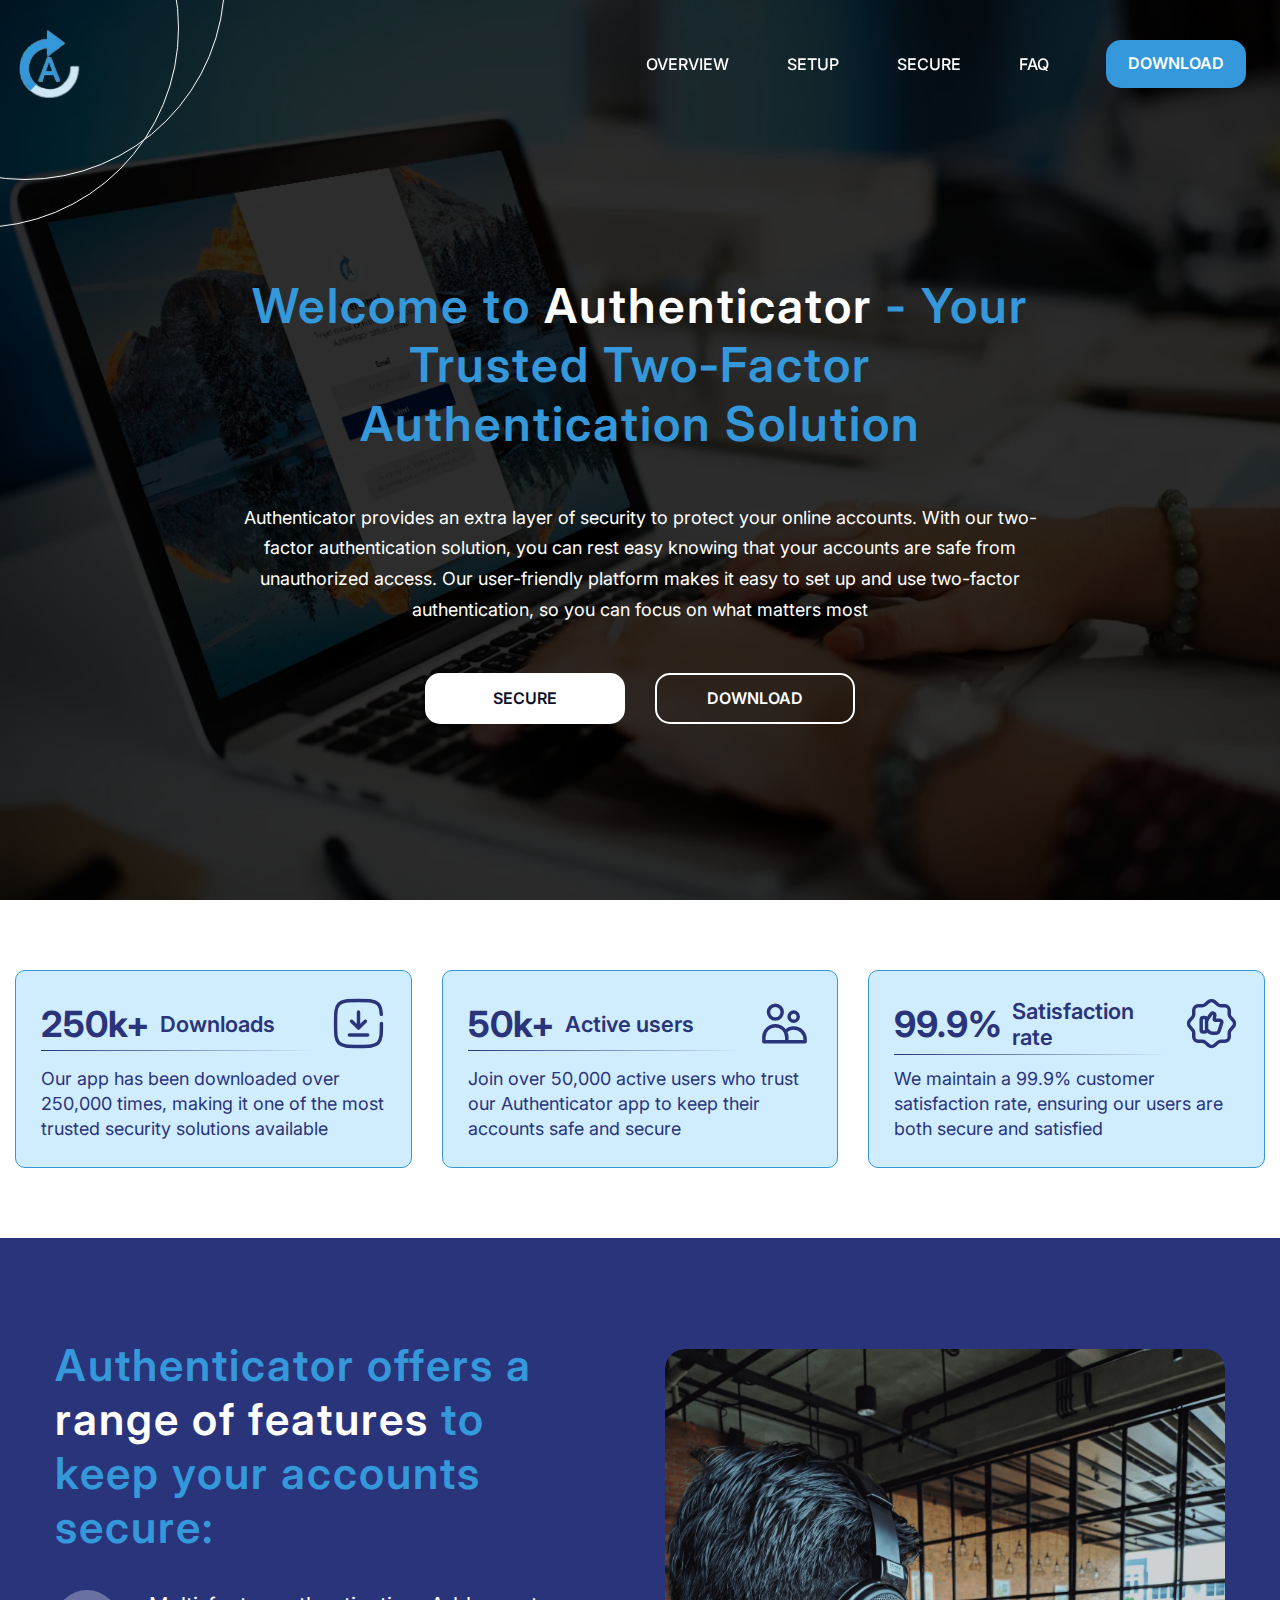
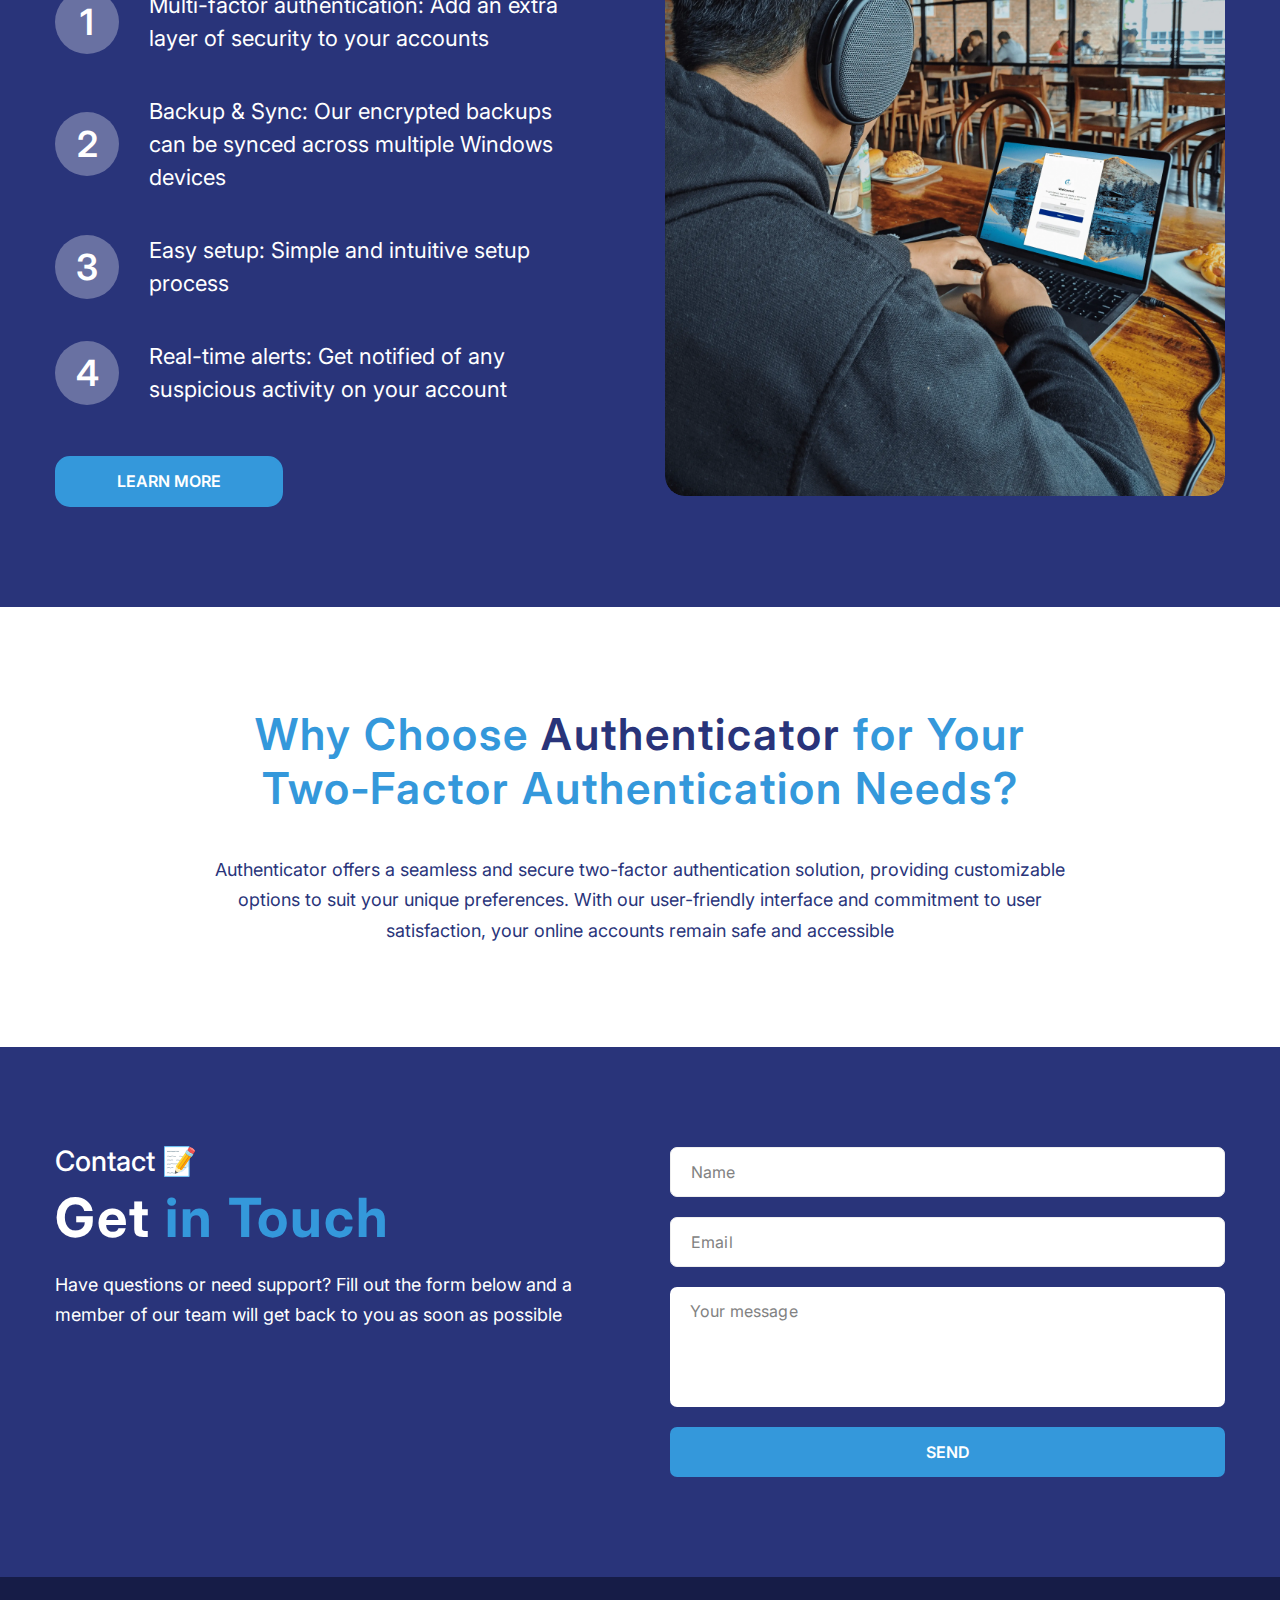
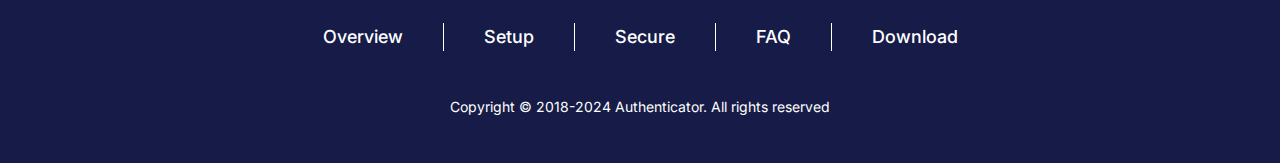
<file: index.html>
<!DOCTYPE html>
<html lang="en">

<head>
	<title>Authenticator | Two-factor Authentication (2FA) App &amp; Expert Tips</title>
	<meta charset="UTF-8">
	<meta name="format-detection" content="telephone=no">
	<meta name="viewport" content="width=device-width, initial-scale=1.0">
	<!-- <style>body{opacity: 0;}</style> -->
	<link rel="stylesheet" href="css/style.min.css?_v=20240508164828">

	<link rel="shortcut icon" type="image/x-icon" sizes="16x16" href="favicon.ico" />
	<link rel="apple-touch-icon" sizes="180x180" href="img/icons/apple-touch-icon.png">
	<link rel="icon" type="image/png" sizes="96x96" href="img/icons/favicon-96x96.png">
	<link rel="icon" type="image/png" sizes="48x48" href="img/icons/favicon-48x48.png">
	<link rel="icon" type="image/png" sizes="32x32" href="img/icons/favicon-32x32.png">
	<link rel="icon" type="image/png" sizes="16x16" href="img/icons/favicon-16x16.png">

	<link rel="canonical" href="https://authenticator.com/" />
	<meta name="robots" content="follow, index, max-snippet:-1, max-image-preview:large" />
	<meta name="description" content="Elevate your online security with our Authenticator app, fortified with two-factor authentication (2FA). Start safeguarding your digital assets today with our intuitive app and straightforward guides." />
	<meta name="keywords" content="authenticator, authentication, two factor authentication, 2fa, 2fa online, 2fa google, confirmation, verifier, security, access, identification, protection, security system, secure access" />

	<meta property="og:type" content="website" />
	<meta property="og:locale" content="en_US" />
	<meta property="og:url" content="https://authenticator.com/" />
	<meta property="og:site_name" content="«Authenticator»" />
	<meta property="og:title" content="Authenticator | Two-factor Authentication (2FA) App &amp; Expert Tips" />
	<meta property="og:description" content="Elevate your online security with our Authenticator app, fortified with two-factor authentication (2FA). Start safeguarding your digital assets today with our intuitive app and straightforward guides." />
	<meta property="og:image" content="img/og_image/home.webp" />
	<meta property="og:image:secure_url" content="img/og_image/home.webp" />
	<meta property="og:image:width" content="1200" />
	<meta property="og:image:height" content="630" />
	<meta property="og:image:alt" content="" />
	<meta property="og:image:type" content="image/webp" />

	<meta property="twitter:title" content="Authenticator | Two-factor Authentication (2FA) App &amp; Expert Tips" />
	<meta property="twitter:description" content="Elevate your online security with our Authenticator app, fortified with two-factor authentication (2FA). Start safeguarding your digital assets today with our intuitive app and straightforward guides." />
	<meta property="twitter:image" content="img/og_image/home.webp" />
	<meta property="twitter:card" content="summary" />

</head>

<body>
	<div class="wrapper">
		<header data-scroll class="header">
			<div class="header__container">
				<a href="index.html" class="header__logo">
					<picture><source srcset="img/logo.webp" type="image/webp"><img src="img/logo.png" alt="Logo"></picture>
				</a>
				<div class="header__menu menu">
					<button type="button" class="menu__icon icon-menu" aria-label="Opening a burger menu"><span></span></button>
					<nav class="menu__body">
						<ul class="menu__list" itemscope itemtype="https://schema.org/BreadcrumbList">
							<li class="menu__item" itemprop="itemListElement" itemscope itemtype="https://schema.org/ListItem">
								<a href="overview.html" class="menu__link" itemprop="item"><span itemprop="name">Overview</span></a>
								<meta itemprop="position" content="1" />
							</li>
							<li class="menu__item" itemprop="itemListElement" itemscope itemtype="https://schema.org/ListItem">
								<a href="setup.html" class="menu__link" itemprop="item"><span itemprop="name">Setup</span></a>
								<meta itemprop="position" content="2" />
							</li>
							<li class="menu__item" itemprop="itemListElement" itemscope itemtype="https://schema.org/ListItem">
								<a href="secure.html" class="menu__link" itemprop="item"><span itemprop="name">Secure</span></a>
								<meta itemprop="position" content="3" />
							</li>
							<li class="menu__item" itemprop="itemListElement" itemscope itemtype="https://schema.org/ListItem">
								<a href="faq.html" class="menu__link" itemprop="item"><span itemprop="name">FAQ</span></a>
								<meta itemprop="position" content="4" />
							</li>
						</ul>
					</nav>
				</div>
				<a href="download.html" class="header__download button button--blue">Download</a>
			</div>
		</header>
		<main class="page">
			<section class="hero">
				<div class="hero__container">
					<div class="hero__content">
						<h1 class="hero__title title">
							Welcome to <span>Authenticator</span> - Your Trusted Two&#8209;Factor Authentication Solution
						</h1>
						<div class="hero__text text">
							Authenticator provides an extra layer of security to protect your online accounts. With our two-factor authentication solution, you can rest easy knowing that your accounts are safe from unauthorized access. Our user-friendly platform makes it easy to set up and use two-factor authentication, so you can focus on what matters most
						</div>
						<div class="hero__buttons">
							<a href="secure.html" class="hero__link button button--white">Secure</a>
							<a href="download.html" class="hero__link button button--border">Download</a>
						</div>
					</div>
					<div class="hero__decor">
						<div data-prlx-mouse data-prlx-cx="400" data-prlx-cy="400" data-prlx-dxr data-prlx-dyr class="hero__circle hero__circle_1"></div>
						<div data-prlx-mouse data-prlx-cx="400" data-prlx-cy="400" class="hero__circle hero__circle_2"></div>
					</div>
				</div>
			</section>
			<section class="advantages">
				<div class="advantages__container">
					<ul class="advantages__list">
						<li class="advantages__item">
							<div class="advantages__item-header">
								<div class="advantages__label">
									<span class="advantages__digits">250k+</span>
									<h4 class="advantages__title">Downloads</h4>
								</div>
								<img src="img/advantages/icons/downloads.svg" class="advantages__icon" alt="Advantages icon">
							</div>
							<div class="advantages__text text">
								<p>Our app has been downloaded over 250,000 times, making it one of the most trusted security solutions available</p>
							</div>
						</li>
						<li class="advantages__item">
							<div class="advantages__item-header">
								<div class="advantages__label">
									<span class="advantages__digits">50k+</span>
									<h4 class="advantages__title">Active users</h4>
								</div>
								<img src="img/advantages/icons/users.svg" class="advantages__icon" alt="Advantages icon">
							</div>
							<div class="advantages__text text">
								<p>Join over 50,000 active users who trust our Authenticator app to keep their accounts safe and secure</p>
							</div>
						</li>
						<li class="advantages__item">
							<div class="advantages__item-header">
								<div class="advantages__label">
									<span class="advantages__digits">99.9%</span>
									<h4 class="advantages__title">Satisfaction rate</h4>
								</div>
								<img src="img/advantages/icons/rate.svg" class="advantages__icon" alt="Advantages icon">
							</div>
							<div class="advantages__text text">
								<p>We maintain a 99.9% customer satisfaction rate, ensuring our users are both secure and satisfied</p>
							</div>
						</li>
					</ul>
				</div>
			</section>
			<section class="features">
				<div class="features__container">
					<div class="features__content">
						<h2 class="features__title title">Authenticator offers a <span>range of features</span> to keep your accounts secure:</h2>
						<ol class="features__list">
							<li class="features__item">Multi-factor authentication: Add an extra layer of security to your accounts</li>
							<li class="features__item">Backup & Sync: Our encrypted backups can be synced across multiple Windows devices</li>
							<li class="features__item">Easy setup: Simple and intuitive setup process</li>
							<li class="features__item">Real-time alerts: Get notified of any suspicious activity on your account</li>
						</ol>
						<div class="features__link">
							<a href="overview.html" class="features__button button button--bright">Learn More</a>
						</div>
					</div>
					<div class="features__image">
						<picture><source srcset="img/features/image.webp" type="image/webp"><img src="img/features/image.png" alt="image"></picture>
					</div>
				</div>
			</section>
			<section class="why">
				<div class="why__container">
					<h2 class="why__title title">Why Choose <span>Authenticator</span> for Your Two&#8209;Factor Authentication Needs?</h2>
					<div class="why__text text">
						<p>Authenticator offers a seamless and secure two-factor authentication solution, providing customizable options to suit your unique preferences. With our user-friendly interface and commitment to user satisfaction, your online accounts remain safe and accessible</p>
					</div>
				</div>
			</section>
			<!-- <section class="reviews">
				<div class="reviews__container">
					<h2 class="reviews__title title">Some feedback from our millions of users</h2>
					<div class="reviews__body">
						<div class="reviews__slider swiper">
							<div class="reviews__wrapper swiper-wrapper">
								<div class="reviews__slide slide-reviews swiper-slide">
									<div class="slide-reviews__logo">
										<picture><source srcset="img/reviews/logo.webp" type="image/webp"><img src="img/reviews/logo.jpg" alt="Logo"></picture>
									</div>
									<div class="slide-reviews__text">
										<p>First tweet from my new iPhone X! After finally getting it activated, moved 20ish accounts from Google Auth to @Authy - best decision today!</p>
									</div>
									<div class="slide-reviews__user">
										<div class="slide-reviews__avatar">
											<img src="img/reviews/avatar-01.svg" alt="Avatar">
										</div>
										<div class="slide-reviews__body">
											<div class="slide-reviews__name">Robert Fox</div>
											<div class="slide-reviews__rating rating rating_set">
												<div class="rating__body">
													<div class="rating__active"></div>
													<div class="rating__items">
														<input type="radio" class="rating__item" value="1" name="rating">
														<input type="radio" class="rating__item" value="2" name="rating">
														<input type="radio" class="rating__item" value="3" name="rating">
														<input type="radio" class="rating__item" value="4" name="rating">
														<input type="radio" class="rating__item" value="5" name="rating">
													</div>
												</div>
												<div class="rating__value">4.7</div>
											</div>
										</div>
									</div>
								</div>
								<div class="reviews__slide slide-reviews swiper-slide">
									<div class="slide-reviews__logo">
										<picture><source srcset="img/reviews/logo.webp" type="image/webp"><img src="img/reviews/logo.jpg" alt="Logo"></picture>
									</div>
									<div class="slide-reviews__text">
										<p>Roof repairs can be a real headache, but HomePro makes it easy! Their roofing team
											turned
											my leaky roof into a stockade. With their craftsmanship and the best materials, my
											house
											is now ready to weather any storm.</p>
									</div>
									<div class="slide-reviews__user">
										<div class="slide-reviews__avatar">
											<img src="img/reviews/avatar-02.svg" alt="Avatar">
										</div>
										<div class="slide-reviews__body">
											<div class="slide-reviews__name">Jane Cooper</div>
											<div class="slide-reviews__rating rating rating_set">
												<div class="rating__body">
													<div class="rating__active"></div>
													<div class="rating__items">
														<input type="radio" class="rating__item" value="1" name="rating">
														<input type="radio" class="rating__item" value="2" name="rating">
														<input type="radio" class="rating__item" value="3" name="rating">
														<input type="radio" class="rating__item" value="4" name="rating">
														<input type="radio" class="rating__item" value="5" name="rating">
													</div>
												</div>
												<div class="rating__value">4.5</div>
											</div>
										</div>
									</div>
								</div>
								<div class="reviews__slide slide-reviews swiper-slide">
									<div class="slide-reviews__logo">
										<picture><source srcset="img/reviews/logo.webp" type="image/webp"><img src="img/reviews/logo.jpg" alt="Logo"></picture>
									</div>
									<div class="slide-reviews__text">
										<p>I've moved to @Authy for syncing my 2FA tokens between devices, using a backup file encryption password.</p>
									</div>
									<div class="slide-reviews__user">
										<div class="slide-reviews__avatar">
											<img src="img/reviews/avatar-03.svg" alt="Avatar">
										</div>
										<div class="slide-reviews__body">
											<div class="slide-reviews__name">Leslie Alexander</div>
											<div class="slide-reviews__rating rating rating_set">
												<div class="rating__body">
													<div class="rating__active"></div>
													<div class="rating__items">
														<input type="radio" class="rating__item" value="1" name="rating">
														<input type="radio" class="rating__item" value="2" name="rating">
														<input type="radio" class="rating__item" value="3" name="rating">
														<input type="radio" class="rating__item" value="4" name="rating">
														<input type="radio" class="rating__item" value="5" name="rating">
													</div>
												</div>
												<div class="rating__value">5</div>
											</div>
										</div>
									</div>
								</div>
								<div class="reviews__slide slide-reviews swiper-slide">
									<div class="slide-reviews__logo">
										<picture><source srcset="img/reviews/logo.webp" type="image/webp"><img src="img/reviews/logo.jpg" alt="Logo"></picture>
									</div>
									<div class="slide-reviews__text">
										<p>I like it!</p>
									</div>
									<div class="slide-reviews__user">
										<div class="slide-reviews__avatar">
											<img src="img/reviews/avatar-04.svg" alt="Avatar">
										</div>
										<div class="slide-reviews__body">
											<div class="slide-reviews__name">Kende Attila</div>
											<div class="slide-reviews__rating rating rating_set">
												<div class="rating__body">
													<div class="rating__active"></div>
													<div class="rating__items">
														<input type="radio" class="rating__item" value="1" name="rating">
														<input type="radio" class="rating__item" value="2" name="rating">
														<input type="radio" class="rating__item" value="3" name="rating">
														<input type="radio" class="rating__item" value="4" name="rating">
														<input type="radio" class="rating__item" value="5" name="rating">
													</div>
												</div>
												<div class="rating__value">4.8</div>
											</div>
										</div>
									</div>
								</div>
								<div class="reviews__slide slide-reviews swiper-slide">
									<div class="slide-reviews__logo">
										<picture><source srcset="img/reviews/logo.webp" type="image/webp"><img src="img/reviews/logo.jpg" alt="Logo"></picture>
									</div>
									<div class="slide-reviews__text">
										<p>Roof repairs can be a real headache, but HomePro makes it easy! Their roofing team
											turned
											my leaky roof into a stockade. With their craftsmanship and the best materials, my
											house
											is now ready to weather any storm.</p>
										<p>Roof repairs can be a real headache, but HomePro makes it easy! Their roofing team
											turned
											my leaky roof into a stockade. With their craftsmanship and the best materials, my
											house
											is now ready to weather any storm.</p>
									</div>
									<div class="slide-reviews__user">
										<div class="slide-reviews__avatar">
											<img src="img/reviews/avatar-04.svg" alt="Avatar">
										</div>
										<div class="slide-reviews__body">
											<div class="slide-reviews__name">Kende Attila</div>
											<div class="slide-reviews__rating rating rating_set">
												<div class="rating__body">
													<div class="rating__active"></div>
													<div class="rating__items">
														<input type="radio" class="rating__item" value="1" name="rating">
														<input type="radio" class="rating__item" value="2" name="rating">
														<input type="radio" class="rating__item" value="3" name="rating">
														<input type="radio" class="rating__item" value="4" name="rating">
														<input type="radio" class="rating__item" value="5" name="rating">
													</div>
												</div>
												<div class="rating__value">4</div>
											</div>
										</div>
									</div>
								</div>
							</div>
						</div>
						<button class="reviews__arrow reviews__arrow--left _icon-arrow-slider" type="button"></button>
						<button class="reviews__arrow reviews__arrow--right _icon-arrow-slider" type="button"></button>
						<div class="reviews__bullets"></div>
					</div>
				</div>
			</section> -->
			<section class="contact-us">
				<div class="contact-us__container">
					<div class="contact-us__info">
						<span class="contact-us__label">Contact 📝</span>
						<h2 class="contact-us__title title">Get <span>in Touch</span></h2>
						<div class="contact-us__text text">
							<p>Have questions or need support? Fill out the form below and a member of our team will get back to you as soon as possible</p>
						</div>
					</div>
					<form action="#" class="contact-us__form" data-dev>
						<input autocomplete="off" type="text" data-validate data-error="Enter your name" name="form[name]" placeholder="Name" class="contact-us__input contact-us__input--req input">
						<input autocomplete="off" type="text" data-required="email" data-validate data-error="Enter the correct email" name="form[email]" placeholder="Email" class="contact-us__input contact-us__input--req input">
						<!-- <input autocomplete="off" type="number" data-validate data-error="Enter your phone number" name="form[number]" placeholder="Phone number" class="contact-us__input contact-us__input--req input"> -->
						<textarea type="text" name="form[textarea]" placeholder="Your message" class="contact-us__textarea" data-autoheight data-autoheight-min="120"></textarea>
						<button type="submit" class="contact-us__button button button--blue">send</button>
					</form>
				</div>
			</section>
		</main>
		<footer class="footer">
			<div class="footer__container">
				<nav class="footer__nav">
					<ul class="footer__list">
						<li class="footer__item"><a href="overview.html">Overview</a></li>
						<li class="footer__item"><a href="setup.html">Setup</a></li>
						<li class="footer__item"><a href="secure.html">Secure</a></li>
						<li class="footer__item"><a href="faq.html">FAQ</a></li>
						<li class="footer__item"><a href="download.html">Download</a></li>
					</ul>
				</nav>
				<div class="footer__copy">Copyright © 2018-2024 Authenticator. All rights reserved</div>
			</div>
		</footer>
	</div>
	<script src="js/app.min.js?_v=20240508164828"></script>
</body>

</html>
</file>
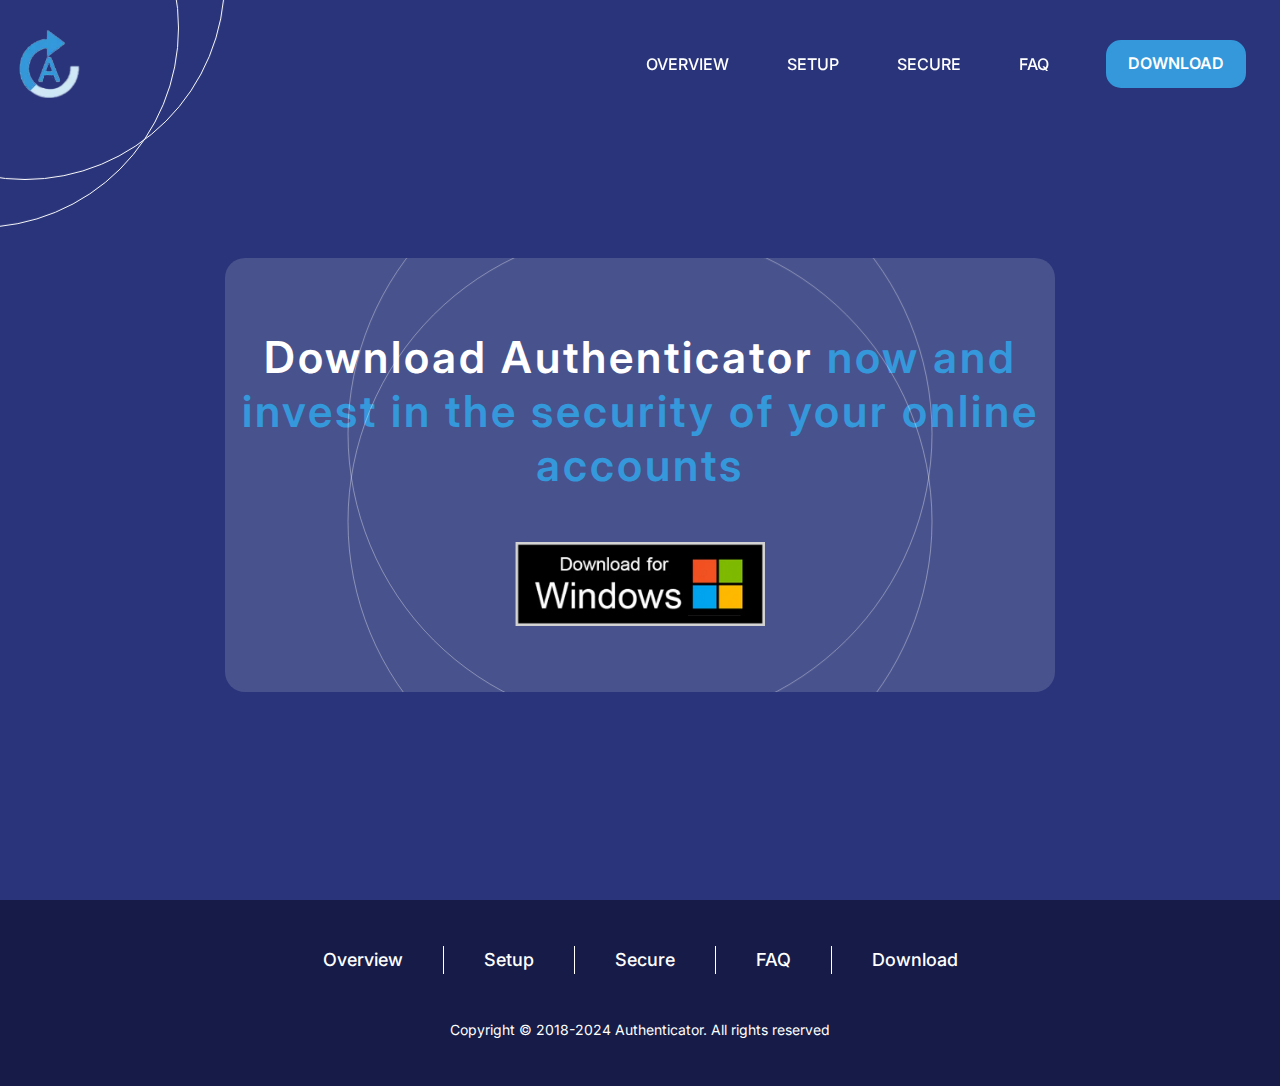
<file: download.html>
<!DOCTYPE html>
<html lang="en">

<head>
	<title>Download and install Authenticator app</title>
	<meta charset="UTF-8">
	<meta name="format-detection" content="telephone=no">
	<meta name="viewport" content="width=device-width, initial-scale=1.0">
	<!-- <style>body{opacity: 0;}</style> -->
	<link rel="stylesheet" href="css/style.min.css?_v=20240508164828">

	<link rel="shortcut icon" type="image/x-icon" sizes="16x16" href="favicon.ico" />
	<link rel="apple-touch-icon" sizes="180x180" href="img/icons/apple-touch-icon.png">
	<link rel="icon" type="image/png" sizes="96x96" href="img/icons/favicon-96x96.png">
	<link rel="icon" type="image/png" sizes="48x48" href="img/icons/favicon-48x48.png">
	<link rel="icon" type="image/png" sizes="32x32" href="img/icons/favicon-32x32.png">
	<link rel="icon" type="image/png" sizes="16x16" href="img/icons/favicon-16x16.png">

	<link rel="canonical" href="https://authenticator.com/download" />
	<meta name="robots" content="follow, index, max-snippet:-1, max-image-preview:large" />
	<meta name="description" content="Download Authenticator app for free today and follow our straightforward instructions to safeguard your accounts and personal data. Two-factor authentication (2FA) provides an extra level of security that goes beyond just passwords." />
	<meta name="keywords" content="authenticator authenticator download, authentication, two factor authentication, 2fa, 2fa download, 2fa online, 2fa google, confirmation, verifier, security, access, identification, protection, security system, secure access" />

	<meta property="og:type" content="article" />
	<meta property="og:locale" content="en_US" />
	<meta property="og:url" content="https://authenticator.com/download" />
	<meta property="og:site_name" content="«Authenticator»" />
	<meta property="og:title" content="Download and install Authenticator app" />
	<meta property="og:description" content="Download Authenticator app for free today and follow our straightforward instructions to safeguard your accounts and personal data. Two-factor authentication (2FA) provides an extra level of security that goes beyond just passwords" />
	<meta property="og:image" content="img/og_image/home.webp" />
	<meta property="og:image:secure_url" content="img/og_image/home.webp" />
	<meta property="og:image:width" content="1200" />
	<meta property="og:image:height" content="630" />
	<meta property="og:image:alt" content="" />
	<meta property="og:image:type" content="image/webp" />

	<meta property="twitter:title" content="Download and install Authenticator app" />
	<meta property="twitter:description" content="Download Authenticator app for free today and follow our straightforward instructions to safeguard your accounts and personal data. Two-factor authentication (2FA) provides an extra level of security that goes beyond just passwords" />
	<meta property="twitter:image" content="img/og_image/home.webp" />
	<meta property="twitter:card" content="summary" />

</head>

<body>
	<div class="wrapper">
		<header data-scroll class="header">
			<div class="header__container">
				<a href="index.html" class="header__logo">
					<picture><source srcset="img/logo.webp" type="image/webp"><img src="img/logo.png" alt="Logo"></picture>
				</a>
				<div class="header__menu menu">
					<button type="button" class="menu__icon icon-menu" aria-label="Opening a burger menu"><span></span></button>
					<nav class="menu__body">
						<ul class="menu__list" itemscope itemtype="https://schema.org/BreadcrumbList">
							<li class="menu__item" itemprop="itemListElement" itemscope itemtype="https://schema.org/ListItem">
								<a href="overview.html" class="menu__link" itemprop="item"><span itemprop="name">Overview</span></a>
								<meta itemprop="position" content="1" />
							</li>
							<li class="menu__item" itemprop="itemListElement" itemscope itemtype="https://schema.org/ListItem">
								<a href="setup.html" class="menu__link" itemprop="item"><span itemprop="name">Setup</span></a>
								<meta itemprop="position" content="2" />
							</li>
							<li class="menu__item" itemprop="itemListElement" itemscope itemtype="https://schema.org/ListItem">
								<a href="secure.html" class="menu__link" itemprop="item"><span itemprop="name">Secure</span></a>
								<meta itemprop="position" content="3" />
							</li>
							<li class="menu__item" itemprop="itemListElement" itemscope itemtype="https://schema.org/ListItem">
								<a href="faq.html" class="menu__link" itemprop="item"><span itemprop="name">FAQ</span></a>
								<meta itemprop="position" content="4" />
							</li>
						</ul>
					</nav>
				</div>
				<a href="download.html" class="header__download button button--blue">Download</a>
			</div>
		</header>
		<main class="page">
			<section class="download">
				<div class="download__container">
					<div class="download__body">
						<h1 class="download__title title"><span>Download Authenticator</span> now and invest in the security of your online accounts</h1>
						<a href="#" class="download__app">
							<picture><source srcset="img/download/windows.webp" type="image/webp"><img src="img/download/windows.png" alt="Download for Windows"></picture>
						</a>
						<div class="download__decor">
							<div data-prlx-mouse data-prlx-cx="400" data-prlx-cy="400" class="download__circle download__circle_1"></div>
							<div data-prlx-mouse data-prlx-cx="400" data-prlx-cy="400" data-prlx-dxr data-prlx-dyr class="download__circle download__circle_2"></div>
						</div>
					</div>
					<div class="hero__decor">
						<div data-prlx-mouse data-prlx-cx="400" data-prlx-cy="400" data-prlx-dxr data-prlx-dyr class="hero__circle hero__circle_1"></div>
						<div data-prlx-mouse data-prlx-cx="400" data-prlx-cy="400" class="hero__circle hero__circle_2"></div>
					</div>
				</div>
			</section>
		</main>
		<footer class="footer">
			<div class="footer__container">
				<nav class="footer__nav">
					<ul class="footer__list">
						<li class="footer__item"><a href="overview.html">Overview</a></li>
						<li class="footer__item"><a href="setup.html">Setup</a></li>
						<li class="footer__item"><a href="secure.html">Secure</a></li>
						<li class="footer__item"><a href="faq.html">FAQ</a></li>
						<li class="footer__item"><a href="download.html">Download</a></li>
					</ul>
				</nav>
				<div class="footer__copy">Copyright © 2018-2024 Authenticator. All rights reserved</div>
			</div>
		</footer>
	</div>
	<script src="js/app.min.js?_v=20240508164828"></script>
</body>

</html>
</file>
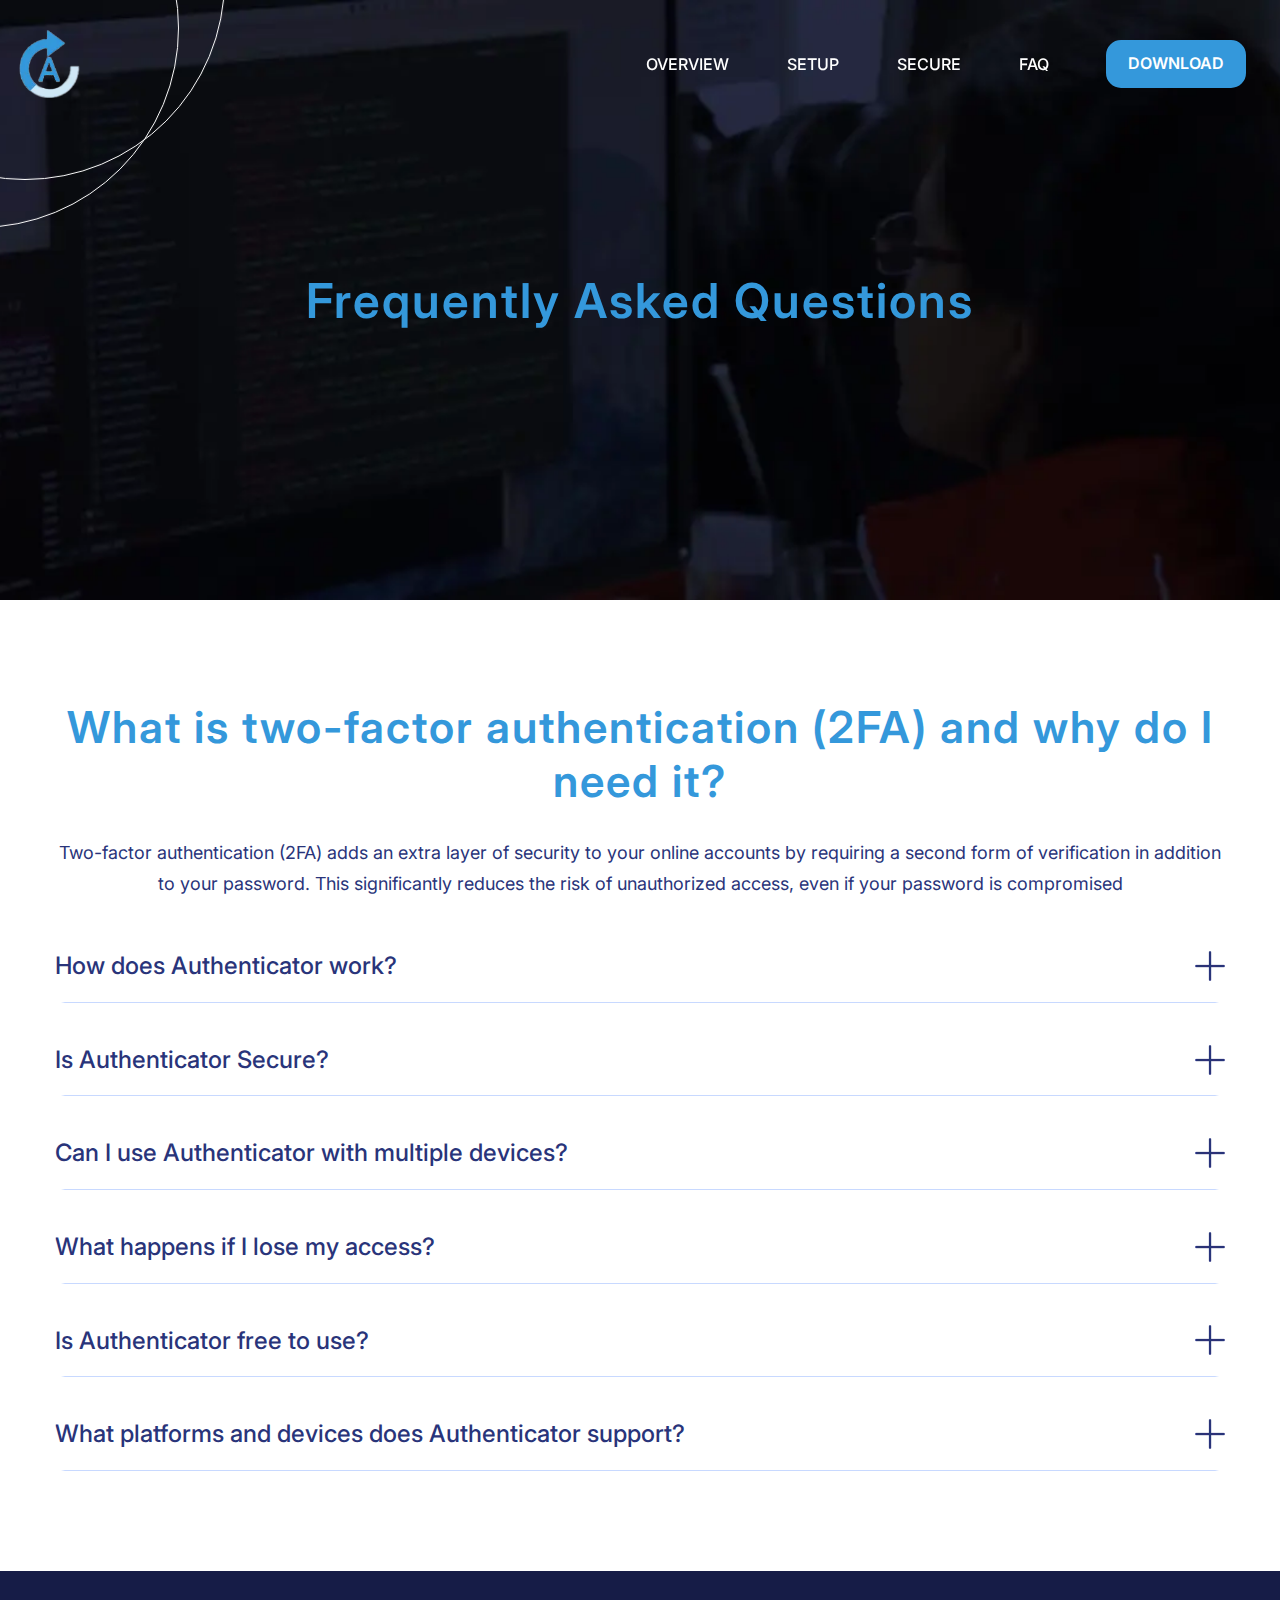
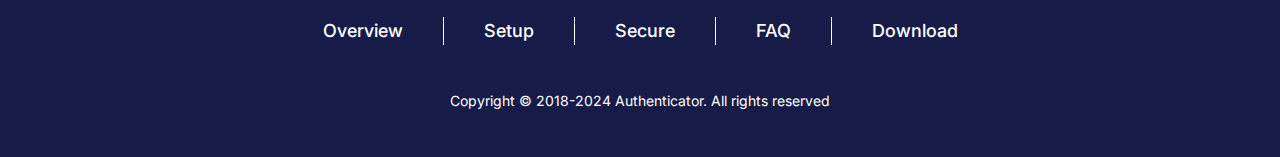
<file: faq.html>
<!DOCTYPE html>
<html lang="en">

<head>
	<title>FAQ | Authenticator Common Questions</title>
	<meta charset="UTF-8">
	<meta name="format-detection" content="telephone=no">
	<meta name="viewport" content="width=device-width, initial-scale=1.0">
	<!-- <style>body{opacity: 0;}</style> -->
	<link rel="stylesheet" href="css/style.min.css?_v=20240508164828">

	<link rel="shortcut icon" type="image/x-icon" sizes="16x16" href="favicon.ico" />
	<link rel="apple-touch-icon" sizes="180x180" href="img/icons/apple-touch-icon.png">
	<link rel="icon" type="image/png" sizes="96x96" href="img/icons/favicon-96x96.png">
	<link rel="icon" type="image/png" sizes="48x48" href="img/icons/favicon-48x48.png">
	<link rel="icon" type="image/png" sizes="32x32" href="img/icons/favicon-32x32.png">
	<link rel="icon" type="image/png" sizes="16x16" href="img/icons/favicon-16x16.png">

	<link rel="canonical" href="https://authenticator.com/faq" />
	<meta name="robots" content="follow, index, max-snippet:-1, max-image-preview:large" />
	<meta name="description" content="How does Authenticator work? Is Authenticator Secure? Can I use Authenticator with multiple devices? What happens if I lose my access? Is Authenticator free to use? What platforms and devices does Authenticator support?" />
	<meta name="keywords" content="authenticator, authenticator faq, authentication, two factor authentication, 2fa, 2fa online, 2fa google, confirmation, verifier, security, access, identification, protection, security system, secure access, frequently asked questions" />

	<meta property="og:type" content="article" />
	<meta property="og:locale" content="en_US" />
	<meta property="og:url" content="https://authenticator.com/faq" />
	<meta property="og:site_name" content="«Authenticator»" />
	<meta property="og:title" content="FAQ | Authenticator Common Questions" />
	<meta property="og:description" content="How does Authenticator work? Is Authenticator Secure? Can I use Authenticator with multiple devices? What happens if I lose my access? Is Authenticator free to use? What platforms and devices does Authenticator support?" />
	<meta property="og:image" content="img/og_image/home.webp" />
	<meta property="og:image:secure_url" content="img/og_image/home.webp" />
	<meta property="og:image:width" content="1200" />
	<meta property="og:image:height" content="630" />
	<meta property="og:image:alt" content="" />
	<meta property="og:image:type" content="image/webp" />

	<meta property="twitter:title" content="FAQ | Authenticator Common Questions" />
	<meta property="twitter:description" content="How does Authenticator work? Is Authenticator Secure? Can I use Authenticator with multiple devices? What happens if I lose my access? Is Authenticator free to use? What platforms and devices does Authenticator support?" />
	<meta property="twitter:image" content="img/og_image/home.webp" />
	<meta property="twitter:card" content="summary" />

</head>

<body>
	<div class="wrapper">
		<header data-scroll class="header">
			<div class="header__container">
				<a href="index.html" class="header__logo">
					<picture><source srcset="img/logo.webp" type="image/webp"><img src="img/logo.png" alt="Logo"></picture>
				</a>
				<div class="header__menu menu">
					<button type="button" class="menu__icon icon-menu" aria-label="Opening a burger menu"><span></span></button>
					<nav class="menu__body">
						<ul class="menu__list" itemscope itemtype="https://schema.org/BreadcrumbList">
							<li class="menu__item" itemprop="itemListElement" itemscope itemtype="https://schema.org/ListItem">
								<a href="overview.html" class="menu__link" itemprop="item"><span itemprop="name">Overview</span></a>
								<meta itemprop="position" content="1" />
							</li>
							<li class="menu__item" itemprop="itemListElement" itemscope itemtype="https://schema.org/ListItem">
								<a href="setup.html" class="menu__link" itemprop="item"><span itemprop="name">Setup</span></a>
								<meta itemprop="position" content="2" />
							</li>
							<li class="menu__item" itemprop="itemListElement" itemscope itemtype="https://schema.org/ListItem">
								<a href="secure.html" class="menu__link" itemprop="item"><span itemprop="name">Secure</span></a>
								<meta itemprop="position" content="3" />
							</li>
							<li class="menu__item" itemprop="itemListElement" itemscope itemtype="https://schema.org/ListItem">
								<a href="faq.html" class="menu__link" itemprop="item"><span itemprop="name">FAQ</span></a>
								<meta itemprop="position" content="4" />
							</li>
						</ul>
					</nav>
				</div>
				<a href="download.html" class="header__download button button--blue">Download</a>
			</div>
		</header>
		<main class="page">
			<section class="hero-faq">
				<div class="hero-faq__container">
					<h1 class="hero-faq__title title">Frequently Asked Questions</h1>
				</div>
				<div class="hero__decor">
					<div data-prlx-mouse data-prlx-cx="400" data-prlx-cy="400" data-prlx-dxr data-prlx-dyr class="hero__circle hero__circle_1"></div>
					<div data-prlx-mouse data-prlx-cx="400" data-prlx-cy="400" class="hero__circle hero__circle_2"></div>
				</div>
			</section>
			<section class="faq">
				<div class="faq__container">
					<h2 class="faq__title title">What is two-factor authentication (2FA) and why do I need it?</h2>
					<div class="faq__text text">
						<p>Two-factor authentication (2FA) adds an extra layer of security to your online accounts by requiring a second form of verification in addition to your password. This significantly reduces the risk of unauthorized access, even if your password is compromised</p>
					</div>
					<div data-spollers data-one-spoller class="faq__spollers spollers-faq">
						<details class="spollers-faq__item">
							<summary class="spollers-faq__title">How does Authenticator work?</summary>
							<div class="spollers-faq__body text">Authenticator generates a unique, one-time passcode that you enter along with your password when logging into your accounts. This passcode is sent to your device, adding an extra layer of security and ensuring that only you can access your accounts</div>
						</details>
						<details class="spollers-faq__item">
							<summary class="spollers-faq__title"> Is Authenticator Secure?</summary>
							<div class="spollers-faq__body text">Yes, Authenticator is built on industry-leading security protocols and uses advanced encryption techniques to keep your data safe. With Authenticator, you can trust that your accounts are secure from unauthorized access</div>
						</details>
						<details class="spollers-faq__item">
							<summary class="spollers-faq__title">Can I use Authenticator with multiple devices?</summary>
							<div class="spollers-faq__body text">Yes, you can use Authenticator with multiple devices. Simply download the Authenticator app on each device and follow the setup instructions to link your accounts</div>
						</details>
						<details class="spollers-faq__item">
							<summary class="spollers-faq__title">What happens if I lose my access?</summary>
							<div class="spollers-faq__body text">If you lose your access, you can still access your accounts using backup codes provided by Authenticator. Additionally, you can set up account recovery options to regain access to your accounts in case of emergency</div>
						</details>
						<details class="spollers-faq__item">
							<summary class="spollers-faq__title">Is Authenticator free to use?</summary>
							<div class="spollers-faq__body text">Yes, Authenticator is free to download and use. There are no hidden fees or subscriptions required to use our two-factor authentication service</div>
						</details>
						<details class="spollers-faq__item">
							<summary class="spollers-faq__title">What platforms and devices does Authenticator support?</summary>
							<div class="spollers-faq__body text">At the moment, Authenticator is only available for Windows. Our app is specifically designed for desktop use, providing enhanced security for your online accounts</div>
						</details>
					</div>
				</div>
			</section>
		</main>
		<footer class="footer">
			<div class="footer__container">
				<nav class="footer__nav">
					<ul class="footer__list">
						<li class="footer__item"><a href="overview.html">Overview</a></li>
						<li class="footer__item"><a href="setup.html">Setup</a></li>
						<li class="footer__item"><a href="secure.html">Secure</a></li>
						<li class="footer__item"><a href="faq.html">FAQ</a></li>
						<li class="footer__item"><a href="download.html">Download</a></li>
					</ul>
				</nav>
				<div class="footer__copy">Copyright © 2018-2024 Authenticator. All rights reserved</div>
			</div>
		</footer>
	</div>
	<script src="js/app.min.js?_v=20240508164828"></script>
</body>

</html>
</file>
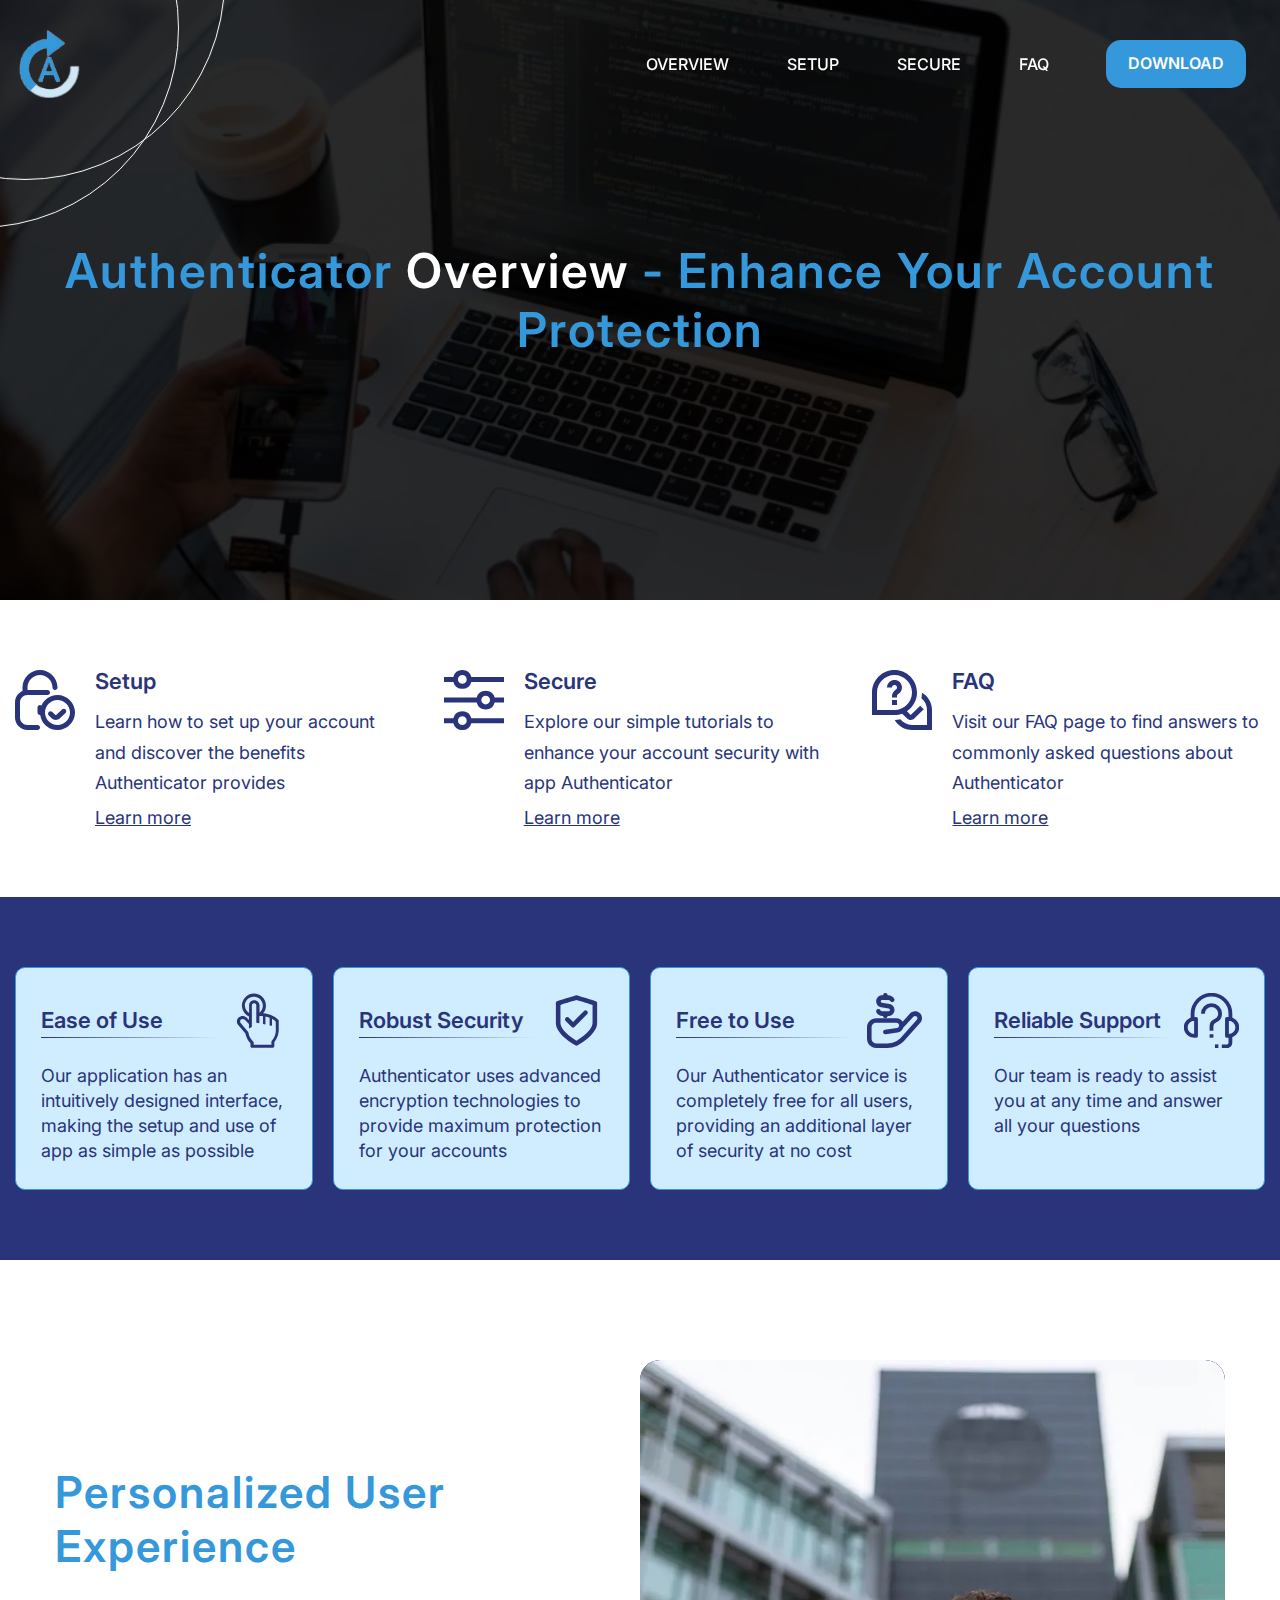
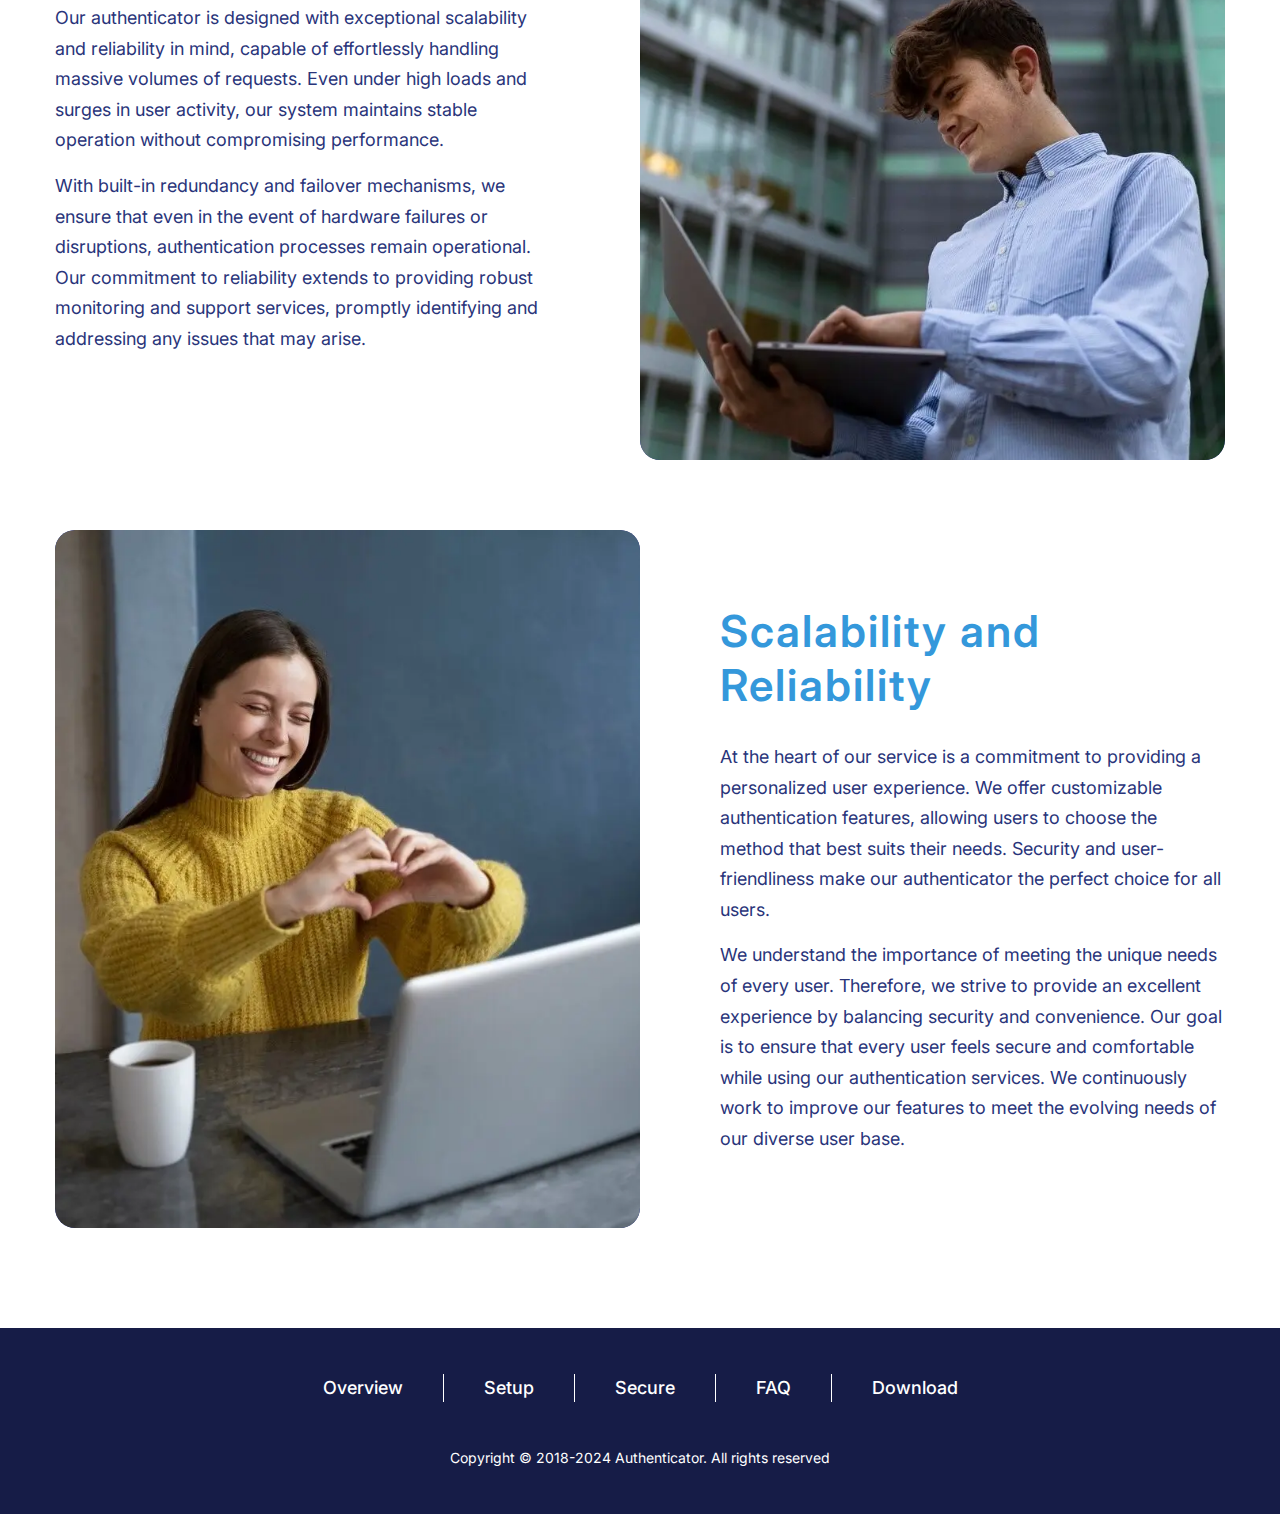
<file: overview.html>
<!DOCTYPE html>
<html lang="en">

<head>
	<title>Overview | Authenticator</title>
	<meta charset="UTF-8">
	<meta name="format-detection" content="telephone=no">
	<meta name="viewport" content="width=device-width, initial-scale=1.0">
	<!-- <style>body{opacity: 0;}</style> -->
	<link rel="stylesheet" href="css/style.min.css?_v=20240508164828">

	<link rel="shortcut icon" type="image/x-icon" sizes="16x16" href="favicon.ico" />
	<link rel="apple-touch-icon" sizes="180x180" href="img/icons/apple-touch-icon.png">
	<link rel="icon" type="image/png" sizes="96x96" href="img/icons/favicon-96x96.png">
	<link rel="icon" type="image/png" sizes="48x48" href="img/icons/favicon-48x48.png">
	<link rel="icon" type="image/png" sizes="32x32" href="img/icons/favicon-32x32.png">
	<link rel="icon" type="image/png" sizes="16x16" href="img/icons/favicon-16x16.png">

	<link rel="canonical" href="https://authenticator.com/overview" />
	<meta name="robots" content="follow, index, max-snippet:-1, max-image-preview:large" />
	<meta name="description" content="Discover the power of our free Authenticator app, designed to seamlessly integrate two-factor authentication (2FA) into your digital life. How to implement this additional layer of security." />
	<meta name="keywords" content="authenticator authenticator overview, authentication, two factor authentication, 2fa, 2fa overview, 2fa online, 2fa google, confirmation, verifier, security, access, identification, protection, security system, secure access" />

	<meta property="og:type" content="article" />
	<meta property="og:locale" content="en_US" />
	<meta property="og:url" content="https://authenticator.com/overview" />
	<meta property="og:site_name" content="«Authenticator»" />
	<meta property="og:title" content="Overview | Authenticator" />
	<meta property="og:description" content="Discover the power of our free Authenticator app, designed to seamlessly integrate two-factor authentication (2FA) into your digital life. How to implement this additional layer of security." />
	<meta property="og:image" content="img/og_image/home.webp" />
	<meta property="og:image:secure_url" content="img/og_image/home.webp" />
	<meta property="og:image:width" content="1200" />
	<meta property="og:image:height" content="630" />
	<meta property="og:image:alt" content="" />
	<meta property="og:image:type" content="image/webp" />

	<meta property="twitter:title" content="Overview | Authenticator" />
	<meta property="twitter:description" content="Discover the power of our free Authenticator app, designed to seamlessly integrate two-factor authentication (2FA) into your digital life. How to implement this additional layer of security." />
	<meta property="twitter:image" content="img/og_image/home.webp" />
	<meta property="twitter:card" content="summary" />

</head>

<body>
	<div class="wrapper">
		<header data-scroll class="header">
			<div class="header__container">
				<a href="index.html" class="header__logo">
					<picture><source srcset="img/logo.webp" type="image/webp"><img src="img/logo.png" alt="Logo"></picture>
				</a>
				<div class="header__menu menu">
					<button type="button" class="menu__icon icon-menu" aria-label="Opening a burger menu"><span></span></button>
					<nav class="menu__body">
						<ul class="menu__list" itemscope itemtype="https://schema.org/BreadcrumbList">
							<li class="menu__item" itemprop="itemListElement" itemscope itemtype="https://schema.org/ListItem">
								<a href="overview.html" class="menu__link" itemprop="item"><span itemprop="name">Overview</span></a>
								<meta itemprop="position" content="1" />
							</li>
							<li class="menu__item" itemprop="itemListElement" itemscope itemtype="https://schema.org/ListItem">
								<a href="setup.html" class="menu__link" itemprop="item"><span itemprop="name">Setup</span></a>
								<meta itemprop="position" content="2" />
							</li>
							<li class="menu__item" itemprop="itemListElement" itemscope itemtype="https://schema.org/ListItem">
								<a href="secure.html" class="menu__link" itemprop="item"><span itemprop="name">Secure</span></a>
								<meta itemprop="position" content="3" />
							</li>
							<li class="menu__item" itemprop="itemListElement" itemscope itemtype="https://schema.org/ListItem">
								<a href="faq.html" class="menu__link" itemprop="item"><span itemprop="name">FAQ</span></a>
								<meta itemprop="position" content="4" />
							</li>
						</ul>
					</nav>
				</div>
				<a href="download.html" class="header__download button button--blue">Download</a>
			</div>
		</header>
		<main class="page">
			<section class="hero-overview">
				<div class="hero-overview__container">
					<h1 class="hero-overview__title title">Authenticator <span>Overview</span> - Enhance Your Account Protection</h1>
				</div>
				<div class="hero__decor">
					<div data-prlx-mouse data-prlx-cx="400" data-prlx-cy="400" data-prlx-dxr data-prlx-dyr class="hero__circle hero__circle_1"></div>
					<div data-prlx-mouse data-prlx-cx="400" data-prlx-cy="400" class="hero__circle hero__circle_2"></div>
				</div>
			</section>
			<section class="redirect">
				<div class="redirect__container">
					<ul class="redirect__list">
						<li class="redirect__item">
							<div class="redirect__icon">
								<a href="setup.html">
									<img src="img/redirect/icons/setup.svg" alt="icon-1">
								</a>
							</div>
							<div class="redirect__body">
								<a href="setup.html" class="redirect__title">Setup</a>
								<p class="redirect__text text">Learn how to set up your account and discover the benefits Authenticator provides</p>
								<a href="setup.html" class="redirect__link">Learn more</a>
							</div>
						</li>
						<li class="redirect__item">
							<div class="redirect__icon">
								<a href="secure.html">
									<img src="img/redirect/icons/secure.svg" alt="icon-2">
								</a>
							</div>
							<div class="redirect__body">
								<a href="secure.html" class="redirect__title">Secure</a>
								<p class="redirect__text text">Explore our simple tutorials to enhance your account security with app Authenticator</p>
								<a href="secure.html" class="redirect__link">Learn more</a>
							</div>
						</li>
						<li class="redirect__item">
							<div class="redirect__icon">
								<a href="faq.html">
									<img src="img/redirect/icons/faq.svg" alt="icon-3">
								</a>
							</div>
							<div class="redirect__body">
								<a href="faq.html" class="redirect__title">FAQ</a>
								<p class="redirect__text text">Visit our FAQ page to find answers to commonly asked questions about Authenticator</p>
								<a href="faq.html" class="redirect__link">Learn more</a>
							</div>
						</li>
					</ul>
				</div>
			</section>
			<section class="advantages-overview advantages">
				<div class="advantages__container">
					<ul class="advantages__list">
						<li class="advantages__item">
							<div class="advantages__item-header">
								<div class="advantages__label">
									<h4 class="advantages__title">Ease of Use</h4>
								</div>
								<img src="img/advantages/icons/ease.svg" class="advantages__icon" alt="Advantages icon">
							</div>
							<div class="advantages__text text">
								<p>Our application has an intuitively designed interface, making the setup and use of app as simple as possible</p>
							</div>
						</li>
						<li class="advantages__item">
							<div class="advantages__item-header">
								<div class="advantages__label">
									<h4 class="advantages__title">Robust Security</h4>
								</div>
								<img src="img/advantages/icons/security.svg" class="advantages__icon" alt="Advantages icon">
							</div>
							<div class="advantages__text text">
								<p>Authenticator uses advanced encryption technologies to provide maximum protection for your accounts</p>
							</div>
						</li>
						<li class="advantages__item">
							<div class="advantages__item-header">
								<div class="advantages__label">
									<h4 class="advantages__title">Free to Use</h4>
								</div>
								<img src="img/advantages/icons/free.svg" class="advantages__icon" alt="Advantages icon">
							</div>
							<div class="advantages__text text">
								<p>Our Authenticator service is completely free for all users, providing an additional layer of security at no cost</p>
							</div>
						</li>
						<li class="advantages__item">
							<div class="advantages__item-header">
								<div class="advantages__label">
									<h4 class="advantages__title">Reliable Support</h4>
								</div>
								<img src="img/advantages/icons/support.svg" class="advantages__icon" alt="Advantages icon">
							</div>
							<div class="advantages__text text">
								<p>Our team is ready to assist you at any time and answer all your questions</p>
							</div>
						</li>
					</ul>
				</div>
			</section>
			<section class="overview">
				<div class="overview__container">
					<div class="overview__body overview__body--01">
						<div class="overview__content">
							<h2 class="overview__title title">Personalized User Experience</h2>
							<div class="overview__text text">
								<p>Our authenticator is designed with exceptional scalability and reliability in mind, capable of effortlessly handling massive volumes of requests. Even under high loads and surges in user activity, our system maintains stable operation without compromising performance. </p>
								<p>With built-in redundancy and failover mechanisms, we ensure that even in the event of hardware failures or disruptions, authentication processes remain operational. Our commitment to reliability extends to providing robust monitoring and support services, promptly identifying and addressing any issues that may arise.</p>
							</div>
						</div>
						<div class="overview__image">
							<picture><source srcset="img/overview/image-01.webp" type="image/webp"><img src="img/overview/image-01.jpg" alt="image"></picture>
						</div>
					</div>
					<div class="overview__body overview__body--02">
						<div class="overview__image">
							<picture><source srcset="img/overview/image-02.webp" type="image/webp"><img src="img/overview/image-02.jpg" alt="image"></picture>
						</div>
						<div class="overview__content">
							<h2 class="overview__title title">Scalability and Reliability</h2>
							<div class="overview__text text">
								<p>At the heart of our service is a commitment to providing a personalized user experience. We offer customizable authentication features, allowing users to choose the method that best suits their needs. Security and user-friendliness make our authenticator the perfect choice for all users.</p>
								<p>We understand the importance of meeting the unique needs of every user. Therefore, we strive to provide an excellent experience by balancing security and convenience. Our goal is to ensure that every user feels secure and comfortable while using our authentication services. We continuously work to improve our features to meet the evolving needs of our diverse user base.</p>
							</div>
						</div>
					</div>
				</div>
			</section>
		</main>
		<footer class="footer">
			<div class="footer__container">
				<nav class="footer__nav">
					<ul class="footer__list">
						<li class="footer__item"><a href="overview.html">Overview</a></li>
						<li class="footer__item"><a href="setup.html">Setup</a></li>
						<li class="footer__item"><a href="secure.html">Secure</a></li>
						<li class="footer__item"><a href="faq.html">FAQ</a></li>
						<li class="footer__item"><a href="download.html">Download</a></li>
					</ul>
				</nav>
				<div class="footer__copy">Copyright © 2018-2024 Authenticator. All rights reserved</div>
			</div>
		</footer>
	</div>
	<script src="js/app.min.js?_v=20240508164828"></script>
</body>

</html>
</file>
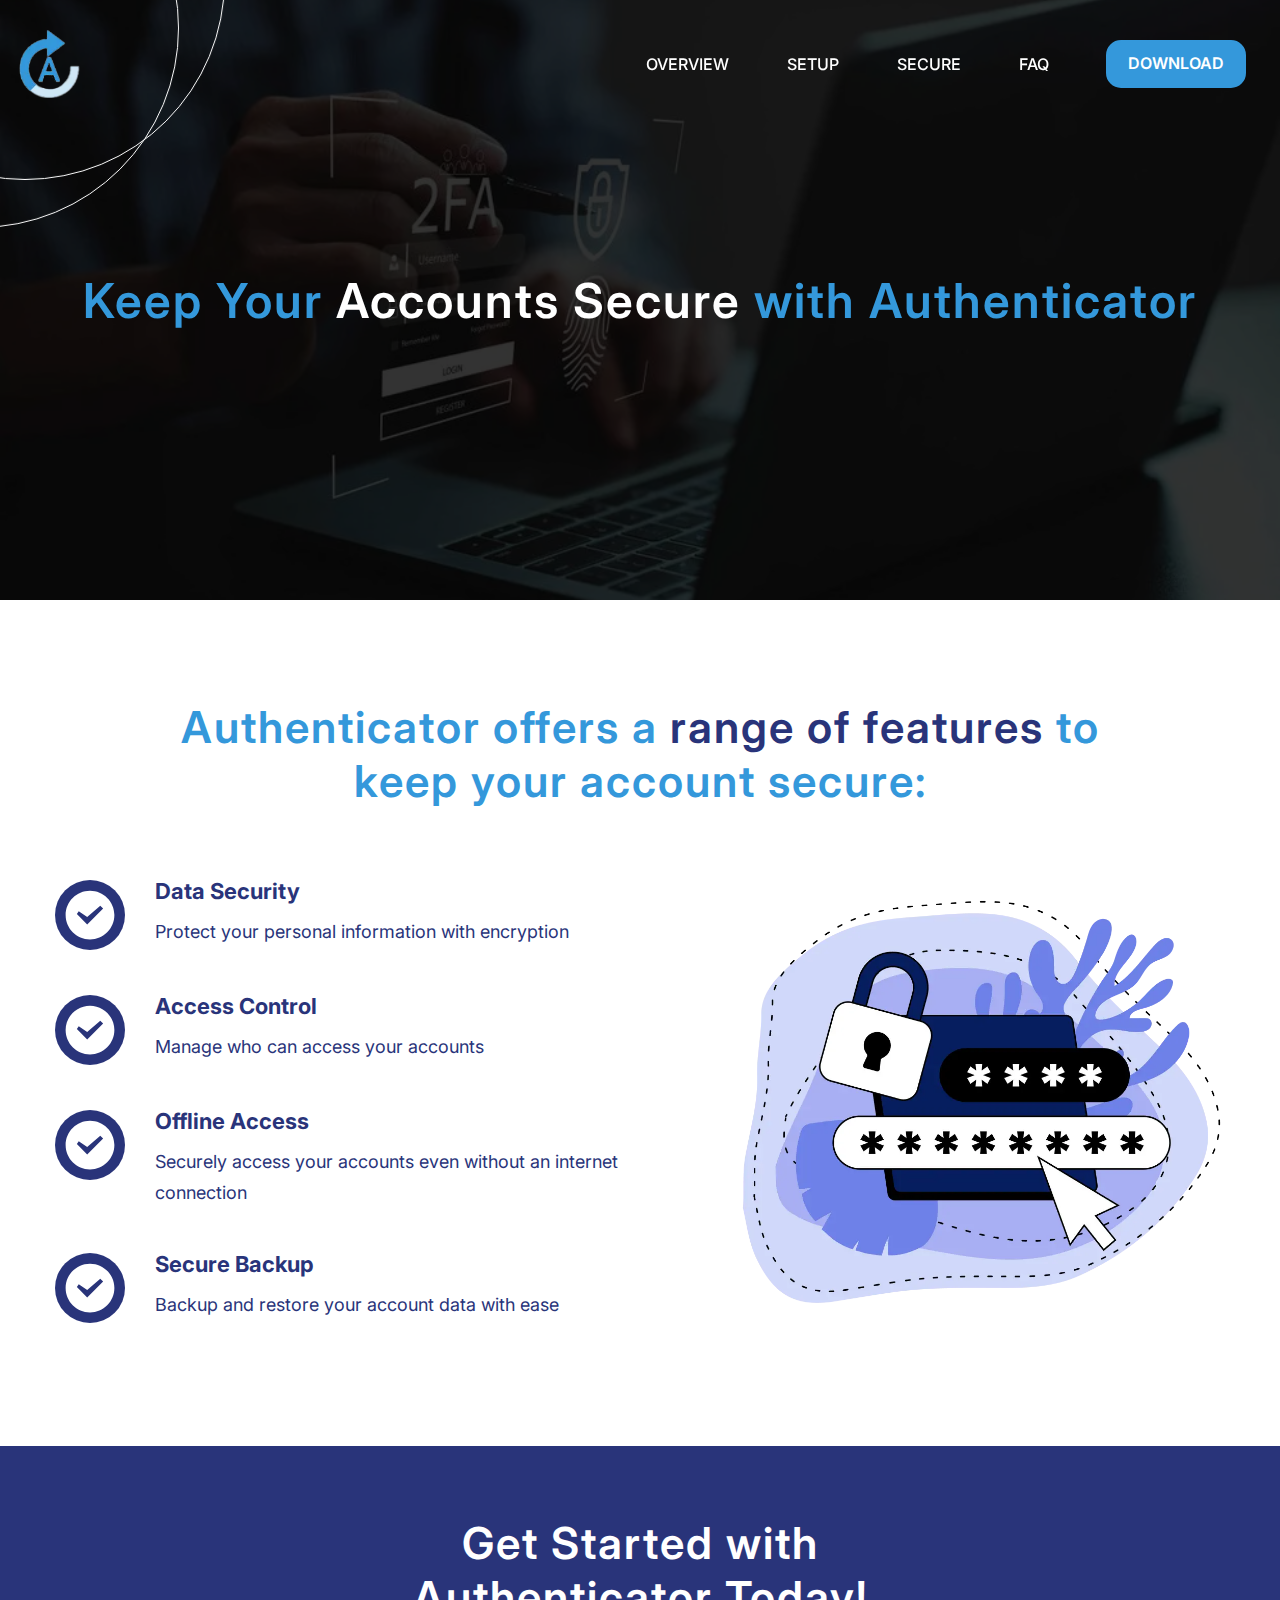
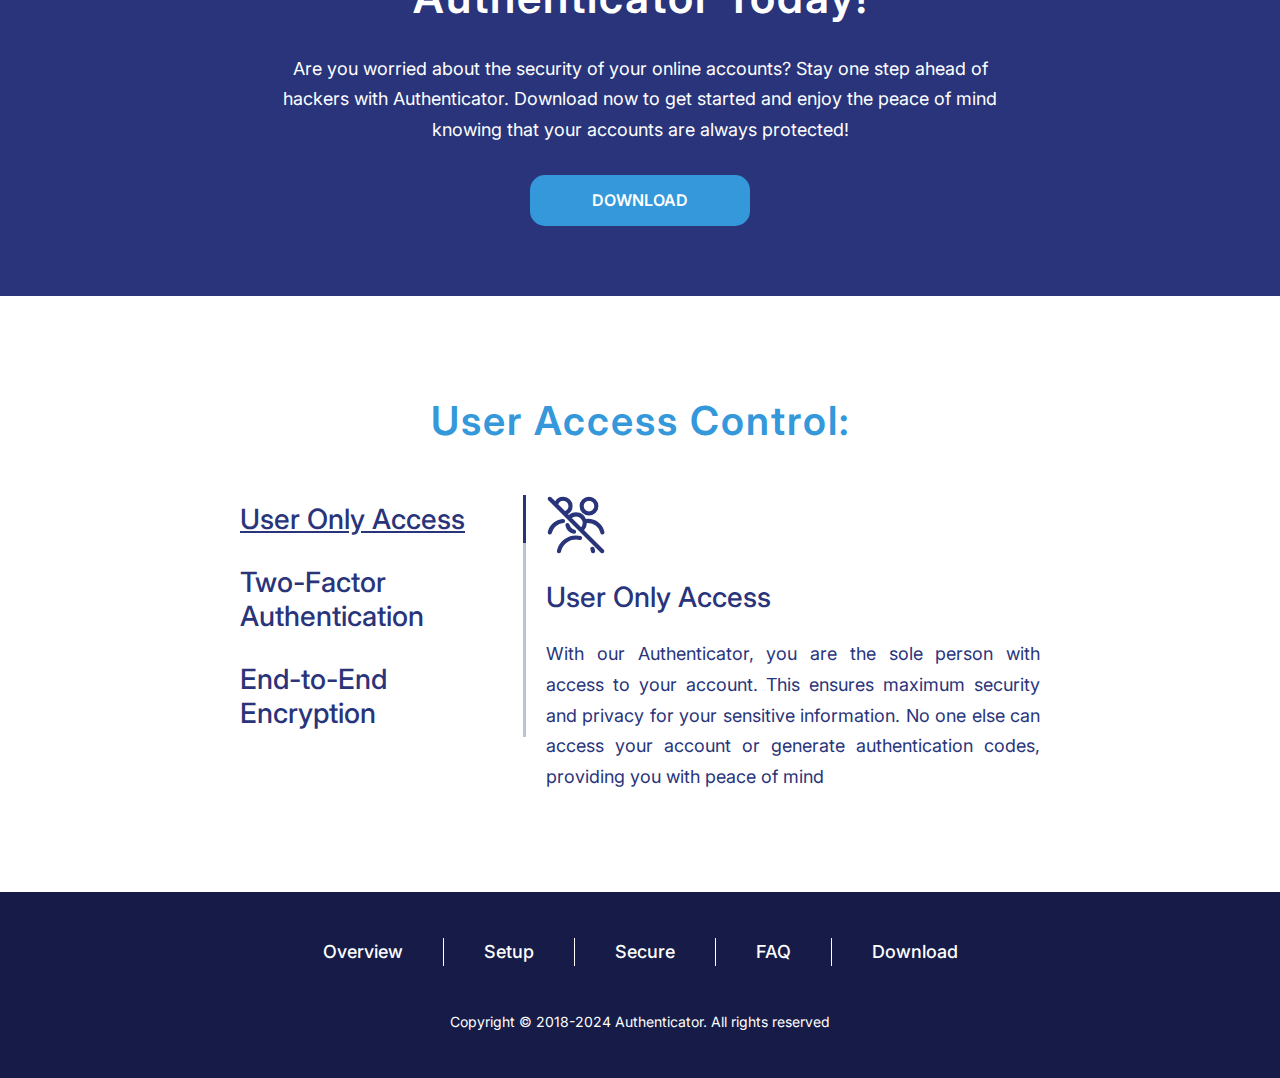
<file: secure.html>
<!DOCTYPE html>
<html lang="en">

<head>
	<title>Secure | Authenticator | 2FA</title>
	<meta charset="UTF-8">
	<meta name="format-detection" content="telephone=no">
	<meta name="viewport" content="width=device-width, initial-scale=1.0">
	<!-- <style>body{opacity: 0;}</style> -->
	<link rel="stylesheet" href="css/style.min.css?_v=20240508164828">

	<link rel="shortcut icon" type="image/x-icon" sizes="16x16" href="favicon.ico" />
	<link rel="apple-touch-icon" sizes="180x180" href="img/icons/apple-touch-icon.png">
	<link rel="icon" type="image/png" sizes="96x96" href="img/icons/favicon-96x96.png">
	<link rel="icon" type="image/png" sizes="48x48" href="img/icons/favicon-48x48.png">
	<link rel="icon" type="image/png" sizes="32x32" href="img/icons/favicon-32x32.png">
	<link rel="icon" type="image/png" sizes="16x16" href="img/icons/favicon-16x16.png">

	<link rel="canonical" href="https://authenticator.com/secure" />
	<meta name="robots" content="follow, index, max-snippet:-1, max-image-preview:large" />
	<meta name="description" content="Here, you'll find tools and insights to ensure your accounts are fortified against potential threats. Stay ahead of cyber risks and safeguard your personal information with our comprehensive security features." />
	<meta name="keywords" content="authenticator authenticator secure, authentication, two factor authentication, 2fa, 2fa secure, 2fa online, 2fa google, confirmation, verifier, security, access, identification, protection, security system, secure access" />

	<meta property="og:type" content="article" />
	<meta property="og:locale" content="en_US" />
	<meta property="og:url" content="https://authenticator.com/secure" />
	<meta property="og:site_name" content="«Authenticator»" />
	<meta property="og:title" content="Secure | Authenticator | 2FA" />
	<meta property="og:description" content="Here, you'll find tools and insights to ensure your accounts are fortified against potential threats. Stay ahead of cyber risks and safeguard your personal information with our comprehensive security features." />
	<meta property="og:image" content="img/og_image/home.webp" />
	<meta property="og:image:secure_url" content="img/og_image/home.webp" />
	<meta property="og:image:width" content="1200" />
	<meta property="og:image:height" content="630" />
	<meta property="og:image:alt" content="" />
	<meta property="og:image:type" content="image/webp" />

	<meta property="twitter:title" content="Secure | Authenticator | 2FA" />
	<meta property="twitter:description" content="Here, you'll find tools and insights to ensure your accounts are fortified against potential threats. Stay ahead of cyber risks and safeguard your personal information with our comprehensive security features." />
	<meta property="twitter:image" content="img/og_image/home.webp" />
	<meta property="twitter:card" content="summary" />

</head>

<body>
	<div class="wrapper">
		<header data-scroll class="header">
			<div class="header__container">
				<a href="index.html" class="header__logo">
					<picture><source srcset="img/logo.webp" type="image/webp"><img src="img/logo.png" alt="Logo"></picture>
				</a>
				<div class="header__menu menu">
					<button type="button" class="menu__icon icon-menu" aria-label="Opening a burger menu"><span></span></button>
					<nav class="menu__body">
						<ul class="menu__list" itemscope itemtype="https://schema.org/BreadcrumbList">
							<li class="menu__item" itemprop="itemListElement" itemscope itemtype="https://schema.org/ListItem">
								<a href="overview.html" class="menu__link" itemprop="item"><span itemprop="name">Overview</span></a>
								<meta itemprop="position" content="1" />
							</li>
							<li class="menu__item" itemprop="itemListElement" itemscope itemtype="https://schema.org/ListItem">
								<a href="setup.html" class="menu__link" itemprop="item"><span itemprop="name">Setup</span></a>
								<meta itemprop="position" content="2" />
							</li>
							<li class="menu__item" itemprop="itemListElement" itemscope itemtype="https://schema.org/ListItem">
								<a href="secure.html" class="menu__link" itemprop="item"><span itemprop="name">Secure</span></a>
								<meta itemprop="position" content="3" />
							</li>
							<li class="menu__item" itemprop="itemListElement" itemscope itemtype="https://schema.org/ListItem">
								<a href="faq.html" class="menu__link" itemprop="item"><span itemprop="name">FAQ</span></a>
								<meta itemprop="position" content="4" />
							</li>
						</ul>
					</nav>
				</div>
				<a href="download.html" class="header__download button button--blue">Download</a>
			</div>
		</header>
		<main class="page">
			<section class="hero-secure">
				<div class="hero-secure__container">
					<h1 class="hero-secure__title title">Keep Your <span>Accounts Secure</span> with Authenticator</h1>
				</div>
				<div class="hero__decor">
					<div data-prlx-mouse data-prlx-cx="400" data-prlx-cy="400" data-prlx-dxr data-prlx-dyr class="hero__circle hero__circle_1"></div>
					<div data-prlx-mouse data-prlx-cx="400" data-prlx-cy="400" class="hero__circle hero__circle_2"></div>
				</div>
			</section>
			<section class="secure">
				<div class="secure__container">
					<h2 class="secure__title title">Authenticator offers a <span>range of features</span> to keep your account secure:</h2>
					<div class="secure__body">
						<div class="secure__content">
							<ul class="secure__list list-secure">
								<li class="list-secure__item">
									<div class="list-secure__icon">
										<img src="img/icons/check-mark.svg" alt="icon-1">
									</div>
									<div class="list-secure__body">
										<h4 class="list-secure__title">Data Security</h4>
										<p class="list-secure__text text">Protect your personal information with encryption</p>
									</div>
								</li>
								<li class="list-secure__item">
									<div class="list-secure__icon">
										<img src="img/icons/check-mark.svg" alt="icon-2">
									</div>
									<div class="list-secure__body">
										<h4 class="list-secure__title">Access Control</h4>
										<p class="list-secure__text text">Manage who can access your accounts</p>
									</div>
								</li>
								<li class="list-secure__item">
									<div class="list-secure__icon">
										<img src="img/icons/check-mark.svg" alt="icon-3">
									</div>
									<div class="list-secure__body">
										<h4 class="list-secure__title">Offline Access</h4>
										<p class="list-secure__text text">Securely access your accounts even without an internet connection</p>
									</div>
								</li>
								<li class="list-secure__item">
									<div class="list-secure__icon">
										<img src="img/icons/check-mark.svg" alt="icon-3">
									</div>
									<div class="list-secure__body">
										<h4 class="list-secure__title">Secure Backup</h4>
										<p class="list-secure__text text">Backup and restore your account data with ease</p>
									</div>
								</li>
							</ul>
						</div>
						<div class="secure__image">
							<picture><source srcset="img/secure/image.webp" type="image/webp"><img src="img/secure/image.png" alt="image"></picture>
						</div>
					</div>
				</div>
			</section>
			<section class="get-started">
				<div class="get-started__container">
					<h2 class="get-started__title title">Get Started with Authenticator Today!</h2>
					<div class="get-started__text text">
						<p>Are you worried about the security of your online accounts? Stay one step ahead of hackers with Authenticator. Download now to get started and enjoy the peace of mind knowing that your accounts are always protected!</p>
					</div>
					<a href="download.html" class="get-started__link button button--bright">Download</a>
				</div>
			</section>
			<section class="info">
				<div class="info__container">
					<h2 class="info__title title">User Access Control:</h2>
					<div data-tabs class="info__tabs tabs">
						<nav data-tabs-titles class="tabs__navigation">
							<button type="button" class="tabs__title _tab-active" title="Read about">User Only Access</button>
							<button type="button" class="tabs__title" title="Read about">Two-Factor Authentication</button>
							<button type="button" class="tabs__title" title="Read about">End-to-End Encryption</button>
						</nav>
						<div data-tabs-body class="tabs__content">
							<div class="tabs__body body-tabs">
								<img src="img/secure/icons/users-slash.svg" alt="Tab icon" class="body-tabs__icon">
								<h3 class="body-tabs__title">User Only Access</h3>
								<div class="body-tabs__text text">
									<p>With our Authenticator, you are the sole person with access to your account. This ensures maximum security and privacy for your sensitive information. No one else can access your account or generate authentication codes, providing you with peace of mind</p>
								</div>
							</div>
							<div class="tabs__body body-tabs">
								<img src="img/secure/icons/2fa.svg" alt="Tab icon" class="body-tabs__icon">
								<h3 class="body-tabs__title">Two-Factor Authentication</h3>
								<div class="body-tabs__text text">
									<p>With 2FA, even if someone obtains your password, they won't be able to access your account without the second form of verification. Protect your account from unauthorized access and keep your personal information safe with Authenticator</p>
								</div>
							</div>
							<div class="tabs__body body-tabs">
								<img src="img/secure/icons/encryption.svg" alt="Tab icon" class="body-tabs__icon">
								<h3 class="body-tabs__title">Triple-Layered Security for Your Peace of Mind</h3>
								<div class="body-tabs__text text">
									<p>Our end-to-end encryption ensures that your data is secure throughout its entire journey, from sender to recipient. This means that only you and the intended recipient can access the information, keeping it safe from any potential eavesdroppers</p>
								</div>
							</div>
						</div>
					</div>
				</div>
			</section>
			<!-- <section class="redirect">
				<div class="redirect__container">
					<ul class="redirect__list">
						<li class="redirect__item">
							<a href="overview.html" class="redirect__link">
								<img src="img/icons/check-mark.svg" class="redirect__icon" alt="icon-1">
								<h4 class="redirect__title">Overview</h4>
								<p class="redirect__text text">Simple tutorials for how to enable better security for your accounts.</p>
							</a>
						</li>
						<li class="redirect__item">
							<a href="download.html" class="redirect__link">
								<img src="img/icons/check-mark.svg" class="redirect__icon" alt="icon-1">
								<h4 class="redirect__title">Download</h4>
								<p class="redirect__text text">Lorem ipsum dolor sit amet consectetur adipisicing amet consectetur adipisicing elit.</p>
							</a>
						</li>
						<li class="redirect__item">
							<a href="faq.html" class="redirect__link">
								<img src="img/icons/check-mark.svg" class="redirect__icon" alt="icon-1">
								<h4 class="redirect__title">FAQ</h4>
								<p class="redirect__text text">Need help? We'd love to hear from you.</p>
							</a>
						</li>
					</ul>
				</div>
			</section> -->
		</main>
		<footer class="footer">
			<div class="footer__container">
				<nav class="footer__nav">
					<ul class="footer__list">
						<li class="footer__item"><a href="overview.html">Overview</a></li>
						<li class="footer__item"><a href="setup.html">Setup</a></li>
						<li class="footer__item"><a href="secure.html">Secure</a></li>
						<li class="footer__item"><a href="faq.html">FAQ</a></li>
						<li class="footer__item"><a href="download.html">Download</a></li>
					</ul>
				</nav>
				<div class="footer__copy">Copyright © 2018-2024 Authenticator. All rights reserved</div>
			</div>
		</footer>
	</div>
	<script src="js/app.min.js?_v=20240508164828"></script>
</body>

</html>
</file>
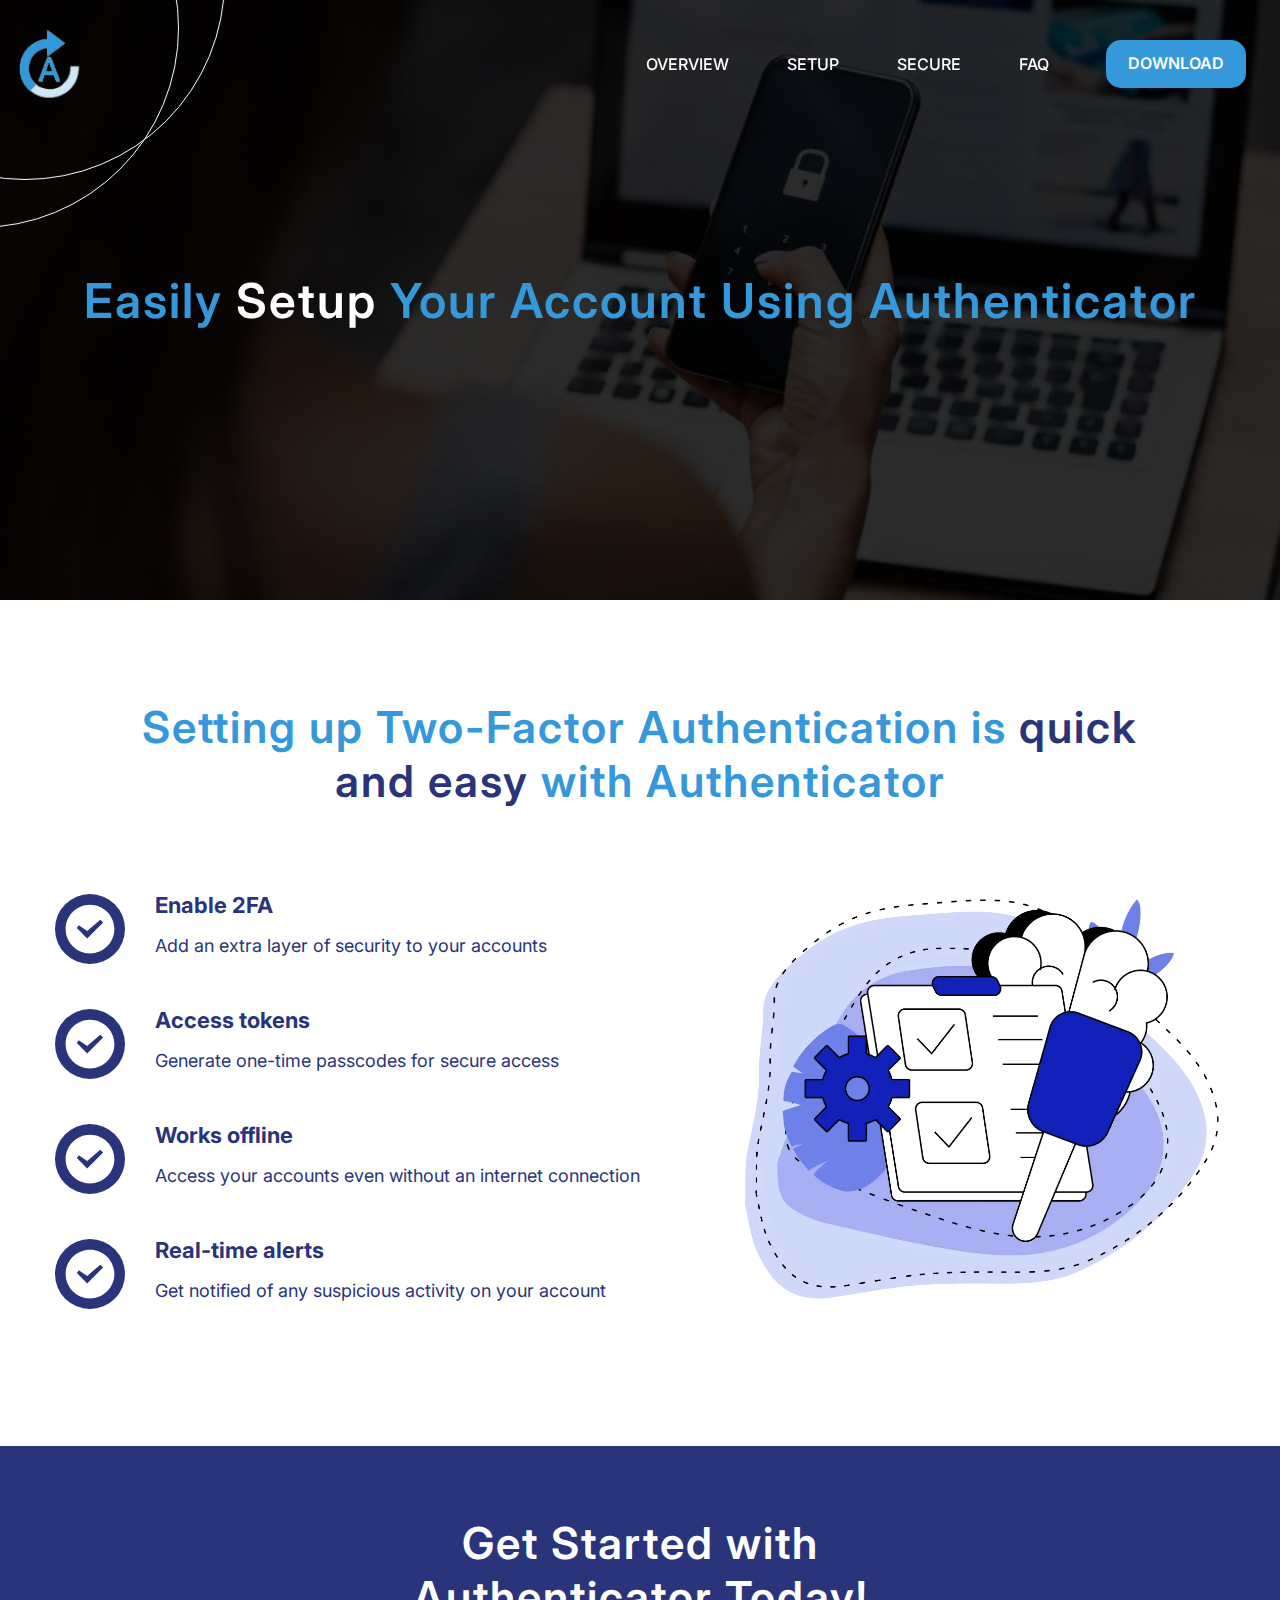
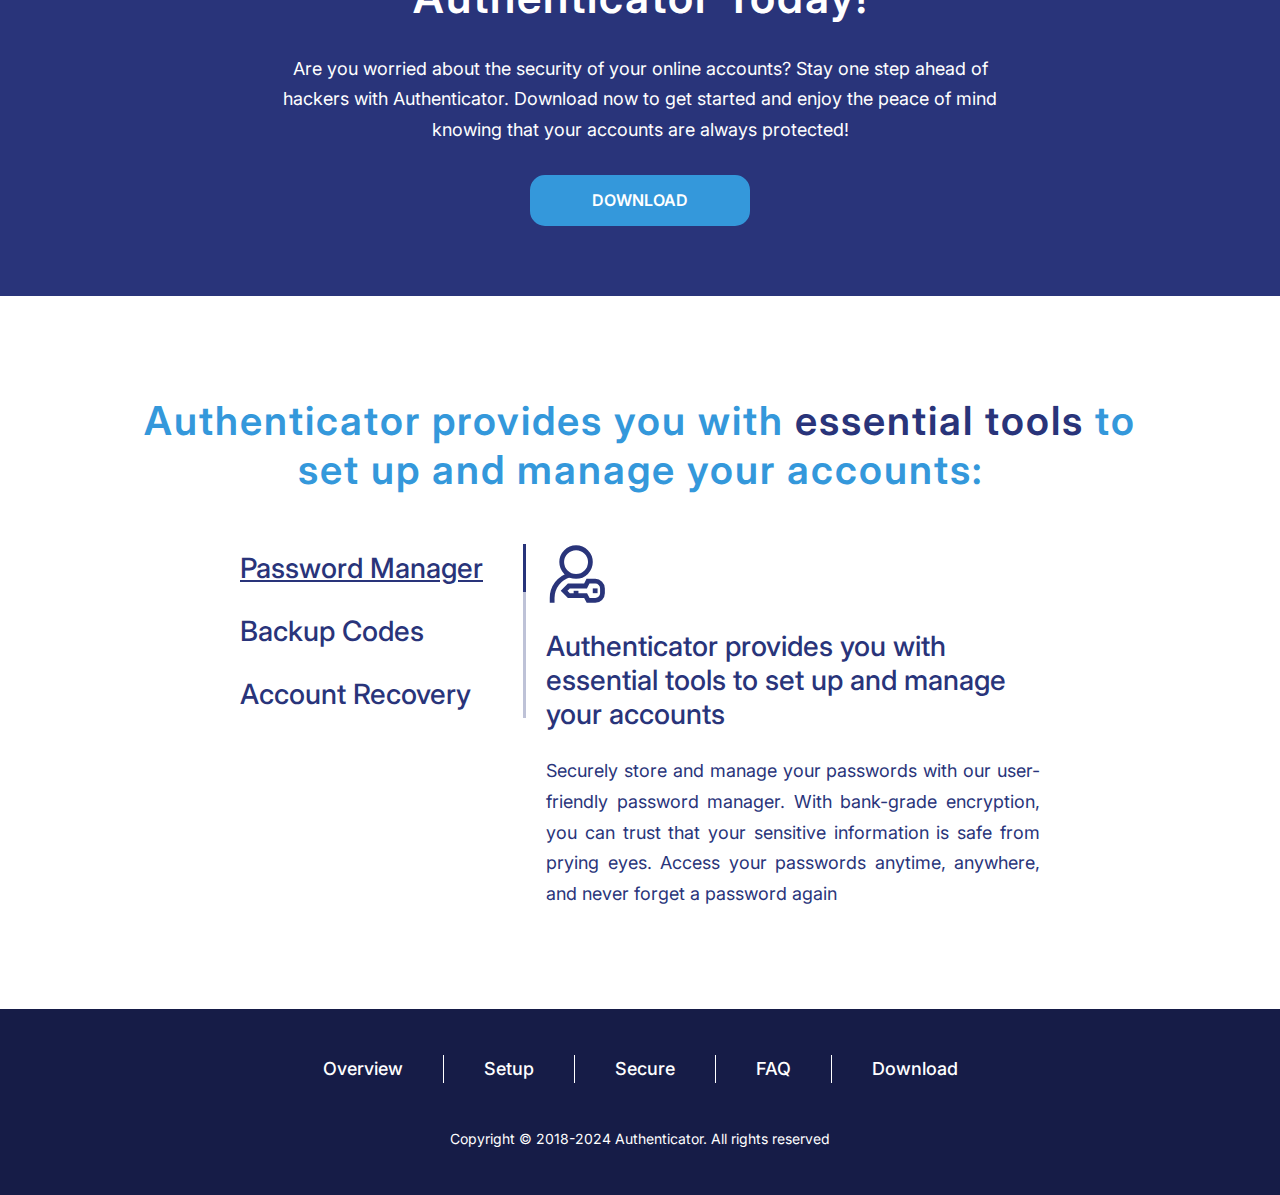
<file: setup.html>
<!DOCTYPE html>
<html lang="en">

<head>
	<title>Setup | Authenticator</title>
	<meta charset="UTF-8">
	<meta name="format-detection" content="telephone=no">
	<meta name="viewport" content="width=device-width, initial-scale=1.0">
	<!-- <style>body{opacity: 0;}</style> -->
	<link rel="stylesheet" href="css/style.min.css?_v=20240508164828">

	<link rel="shortcut icon" type="image/x-icon" sizes="16x16" href="favicon.ico" />
	<link rel="apple-touch-icon" sizes="180x180" href="img/icons/apple-touch-icon.png">
	<link rel="icon" type="image/png" sizes="96x96" href="img/icons/favicon-96x96.png">
	<link rel="icon" type="image/png" sizes="48x48" href="img/icons/favicon-48x48.png">
	<link rel="icon" type="image/png" sizes="32x32" href="img/icons/favicon-32x32.png">
	<link rel="icon" type="image/png" sizes="16x16" href="img/icons/favicon-16x16.png">

	<link rel="canonical" href="https://authenticator.com/setup" />
	<meta name="robots" content="follow, index, max-snippet:-1, max-image-preview:large" />
	<meta name="description" content="Ready to take your digital security to the next level? Setup page is your gateway to implementing two-factor authentication (2FA) effortlessly. Dive into our intuitive interface and follow our guided setup process." />
	<meta name="keywords" content="authenticator authenticator setup, authentication, two factor authentication, 2fa, 2fa setup, 2fa online, 2fa google, confirmation, verifier, security, access, identification, protection, security system, secure access" />

	<meta property="og:type" content="article" />
	<meta property="og:locale" content="en_US" />
	<meta property="og:url" content="https://authenticator.com/setup" />
	<meta property="og:site_name" content="«Authenticator»" />
	<meta property="og:title" content="Setup | Authenticator" />
	<meta property="og:description" content="Ready to take your digital security to the next level? Setup page is your gateway to implementing two-factor authentication (2FA) effortlessly. Dive into our intuitive interface and follow our guided setup process." />
	<meta property="og:image" content="img/og_image/home.webp" />
	<meta property="og:image:secure_url" content="img/og_image/home.webp" />
	<meta property="og:image:width" content="1200" />
	<meta property="og:image:height" content="630" />
	<meta property="og:image:alt" content="" />
	<meta property="og:image:type" content="image/webp" />

	<meta property="twitter:title" content="Setup | Authenticator" />
	<meta property="twitter:description" content="Ready to take your digital security to the next level? Setup page is your gateway to implementing two-factor authentication (2FA) effortlessly. Dive into our intuitive interface and follow our guided setup process." />
	<meta property="twitter:image" content="img/og_image/home.webp" />
	<meta property="twitter:card" content="summary" />

</head>

<body>
	<div class="wrapper">
		<header data-scroll class="header">
			<div class="header__container">
				<a href="index.html" class="header__logo">
					<picture><source srcset="img/logo.webp" type="image/webp"><img src="img/logo.png" alt="Logo"></picture>
				</a>
				<div class="header__menu menu">
					<button type="button" class="menu__icon icon-menu" aria-label="Opening a burger menu"><span></span></button>
					<nav class="menu__body">
						<ul class="menu__list" itemscope itemtype="https://schema.org/BreadcrumbList">
							<li class="menu__item" itemprop="itemListElement" itemscope itemtype="https://schema.org/ListItem">
								<a href="overview.html" class="menu__link" itemprop="item"><span itemprop="name">Overview</span></a>
								<meta itemprop="position" content="1" />
							</li>
							<li class="menu__item" itemprop="itemListElement" itemscope itemtype="https://schema.org/ListItem">
								<a href="setup.html" class="menu__link" itemprop="item"><span itemprop="name">Setup</span></a>
								<meta itemprop="position" content="2" />
							</li>
							<li class="menu__item" itemprop="itemListElement" itemscope itemtype="https://schema.org/ListItem">
								<a href="secure.html" class="menu__link" itemprop="item"><span itemprop="name">Secure</span></a>
								<meta itemprop="position" content="3" />
							</li>
							<li class="menu__item" itemprop="itemListElement" itemscope itemtype="https://schema.org/ListItem">
								<a href="faq.html" class="menu__link" itemprop="item"><span itemprop="name">FAQ</span></a>
								<meta itemprop="position" content="4" />
							</li>
						</ul>
					</nav>
				</div>
				<a href="download.html" class="header__download button button--blue">Download</a>
			</div>
		</header>
		<main class="page">
			<section class="hero-setup">
				<div class="hero-setup__container">
					<h1 class="hero-setup__title title">Easily <span>Setup</span> Your Account Using Authenticator</h1>
				</div>
				<div class="hero__decor">
					<div data-prlx-mouse data-prlx-cx="400" data-prlx-cy="400" data-prlx-dxr data-prlx-dyr class="hero__circle hero__circle_1"></div>
					<div data-prlx-mouse data-prlx-cx="400" data-prlx-cy="400" class="hero__circle hero__circle_2"></div>
				</div>
			</section>
			<section class="setup">
				<div class="setup__container">
					<h2 class="setup__title title">Setting up Two-Factor Authentication is <span>quick and easy</span> with Authenticator</h2>
					<div class="setup__body">
						<div class="setup__content">
							<ul class="setup__list list-setup">
								<li class="list-setup__item">
									<div class="list-setup__icon">
										<img src="img/icons/check-mark.svg" alt="icon-1">
									</div>
									<div class="list-setup__body">
										<h4 class="list-setup__title">Enable 2FA</h4>
										<p class="list-setup__text text">Add an extra layer of security to your accounts</p>
									</div>
								</li>
								<li class="list-setup__item">
									<div class="list-setup__icon">
										<img src="img/icons/check-mark.svg" alt="icon-2">
									</div>
									<div class="list-setup__body">
										<h4 class="list-setup__title">Access tokens</h4>
										<p class="list-setup__text text">Generate one-time passcodes for secure access</p>
									</div>
								</li>
								<li class="list-setup__item">
									<div class="list-setup__icon">
										<img src="img/icons/check-mark.svg" alt="icon-3">
									</div>
									<div class="list-setup__body">
										<h4 class="list-setup__title">Works offline</h4>
										<p class="list-setup__text text">Access your accounts even without an internet connection</p>
									</div>
								</li>
								<li class="list-setup__item">
									<div class="list-setup__icon">
										<img src="img/icons/check-mark.svg" alt="icon-4">
									</div>
									<div class="list-setup__body">
										<h4 class="list-setup__title">Real-time alerts</h4>
										<p class="list-setup__text text">Get notified of any suspicious activity on your account</p>
									</div>
								</li>
							</ul>
						</div>
						<div class="setup__image">
							<picture><source srcset="img/setup/image.webp" type="image/webp"><img src="img/setup/image.png" alt="image"></picture>
						</div>
					</div>
				</div>
			</section>
			<section class="get-started">
				<div class="get-started__container">
					<h2 class="get-started__title title">Get Started with Authenticator Today!</h2>
					<div class="get-started__text text">
						<p>Are you worried about the security of your online accounts? Stay one step ahead of hackers with Authenticator. Download now to get started and enjoy the peace of mind knowing that your accounts are always protected!</p>
					</div>
					<a href="download.html" class="get-started__link button button--bright">Download</a>
				</div>
			</section>
			<!-- <section class="redirect">
				<div class="redirect__container">
					<ul class="redirect__list">
						<li class="redirect__item">
							<a href="overview.html" class="redirect__link">
								<img src="img/secure/icons/check-mark.svg" class="redirect__icon" alt="icon-1">
								<h4 class="redirect__title">Overview</h4>
								<p class="redirect__text text">Simple tutorials for how to enable better security for your accounts.</p>
							</a>
						</li>
						<li class="redirect__item">
							<a href="download.html" class="redirect__link">
								<img src="img/secure/icons/check-mark.svg" class="redirect__icon" alt="icon-1">
								<h4 class="redirect__title">Download</h4>
								<p class="redirect__text text">Lorem ipsum dolor sit amet consectetur adipisicing amet consectetur adipisicing elit.</p>
							</a>
						</li>
						<li class="redirect__item">
							<a href="faq.html" class="redirect__link">
								<img src="img/secure/icons/check-mark.svg" class="redirect__icon" alt="icon-1">
								<h4 class="redirect__title">FAQ</h4>
								<p class="redirect__text text">Need help? We'd love to hear from you.</p>
							</a>
						</li>
					</ul>
				</div>
			</section> -->
			<section class="info">
				<div class="info__container">
					<h2 class="info__title title">Authenticator provides you with <span>essential tools</span> to set up and manage your accounts:</h2>
					<div data-tabs class="info__tabs tabs">
						<nav data-tabs-titles class="tabs__navigation">
							<button type="button" class="tabs__title _tab-active" title="Read about">Password Manager</button>
							<button type="button" class="tabs__title" title="Read about">Backup Codes</button>
							<button type="button" class="tabs__title" title="Read about">Account Recovery</button>
						</nav>
						<div data-tabs-body class="tabs__content">
							<div class="tabs__body body-tabs">
								<img src="img/setup/icons/password-manager2.svg" alt="Password manager" class="body-tabs__icon">
								<h3 class="body-tabs__title">Authenticator provides you with essential tools to set up and manage your accounts</h3>
								<div class="body-tabs__text text">
									<p>Securely store and manage your passwords with our user-friendly password manager. With bank-grade encryption, you can trust that your sensitive information is safe from prying eyes. Access your passwords anytime, anywhere, and never forget a password again</p>
								</div>
							</div>
							<div class="tabs__body body-tabs">
								<img src="img/setup/icons/backup-code.svg" alt="Tab icon" class="body-tabs__icon">
								<h3 class="body-tabs__title">Backup Codes</h3>
								<div class="body-tabs__text text">
									<p>Generate backup codes for emergencies, ensuring you always have access to your accounts. These backup codes are essential for accessing your accounts in case you forget your password or lose access to your primary authentication methods</p>
								</div>
							</div>
							<div class="tabs__body body-tabs">
								<img src="img/setup/icons/account-recovery.svg" alt="Tab icon" class="body-tabs__icon">
								<h3 class="body-tabs__title">Account Recovery</h3>
								<div class="body-tabs__text text">
									<p>Never fear losing access to your account again! Our streamlined account recovery process ensures that regaining access is quick and effortless. Simply follow a few easy steps, and you'll be back in control in no time. Your security and convenience are our top priorities, so you can rest assured knowing your account is always protected</p>
								</div>
							</div>
						</div>
					</div>
				</div>
			</section>
		</main>
		<footer class="footer">
			<div class="footer__container">
				<nav class="footer__nav">
					<ul class="footer__list">
						<li class="footer__item"><a href="overview.html">Overview</a></li>
						<li class="footer__item"><a href="setup.html">Setup</a></li>
						<li class="footer__item"><a href="secure.html">Secure</a></li>
						<li class="footer__item"><a href="faq.html">FAQ</a></li>
						<li class="footer__item"><a href="download.html">Download</a></li>
					</ul>
				</nav>
				<div class="footer__copy">Copyright © 2018-2024 Authenticator. All rights reserved</div>
			</div>
		</footer>
	</div>
	<script src="js/app.min.js?_v=20240508164828"></script>
</body>

</html>
</file>
<file: css/style.min.css>
@charset "UTF-8";@import url(https://fonts.googleapis.com/css?family=Inter:300,regular,500,600,700,800&display=swap);@font-face{font-family:icons;font-display:swap;src:url(../fonts/icons.woff2) format("woff2"),url(../fonts/icons.woff) format("woff");font-weight:400;font-style:normal}[class*=_icon-]:before{font-family:icons;font-style:normal;font-weight:400;font-variant:normal;text-transform:none;line-height:1;-webkit-font-smoothing:antialiased;-moz-osx-font-smoothing:grayscale}[class*=_icon-]:before{display:block}._icon-facebook:before{content:"\e908";color:#fff}._icon-phone:before{content:"\e90b";color:#fff}._icon-twitter:before{content:"\e90c";color:#fff}._icon-youtube:before{content:"\e90d";color:#fff}._icon-mail:before{content:"\e945"}._icon-arrow-slider:before{content:"\ea3c"}._icon-instagram:before{content:"\ea92"}*{padding:0;margin:0;border:0}*,::after,::before{-webkit-box-sizing:border-box;box-sizing:border-box}::after,::before{display:inline-block}body,html{height:100%;min-width:320px}body{color:#29347a;line-height:1;font-family:Inter;font-size:1rem;-ms-text-size-adjust:100%;-moz-text-size-adjust:100%;-webkit-text-size-adjust:100%;-webkit-font-smoothing:antialiased;-moz-osx-font-smoothing:grayscale}button,input,textarea{font-family:Inter;font-size:inherit;line-height:inherit}button{cursor:pointer;color:inherit;background-color:transparent}a{display:inline-block;color:inherit;text-decoration:none}ul li{list-style:none}img{vertical-align:top}h1,h2,h3,h4,h5,h6{font-weight:inherit;font-size:inherit}body{background:#29347a}.lock body{overflow:hidden;-ms-touch-action:none;touch-action:none;-ms-scroll-chaining:none;overscroll-behavior:none}body ::-moz-selection{color:#fff;background-color:#57b8f8}body ::selection{color:#fff;background-color:#57b8f8}body::-webkit-scrollbar{width:.75rem}body::-webkit-scrollbar-track{background:#dfecff}body::-webkit-scrollbar-thumb{background:#3498db;border-radius:.625rem}body::-webkit-scrollbar-thumb:hover{background:#57b8f8}.wrapper{min-height:100%;display:-webkit-box;display:-ms-flexbox;display:flex;-webkit-box-orient:vertical;-webkit-box-direction:normal;-ms-flex-direction:column;flex-direction:column;overflow:hidden}@supports (overflow:clip){.wrapper{overflow:clip}}.wrapper>main{-webkit-box-flex:1;-ms-flex:1 1 auto;flex:1 1 auto}.wrapper>*{min-width:0}[class*=__container]{max-width:75rem;margin:0 auto;padding:0 .9375rem}.button{padding:.875rem 1.25rem;text-align:center;text-transform:uppercase;line-height:1.2;font-weight:600;border-radius:.9375rem;-webkit-transition:all .4s;transition:all .4s}.button--blue{color:#fff;background:#3498db;border:.125rem solid #3498db}.button--blue:hover{color:#3498db;background:0 0;border:.125rem solid #3498db}.button--white{color:#0d112b;background:#fff;border:.125rem solid #fff}.button--white:hover{color:#fff;background:#3498db;border:.125rem solid #3498db}.button--border{color:#fff;background:0 0;border:.125rem solid #fff}.button--border:hover{color:#3498db;background:0 0;border:.125rem solid #3498db}.button--bright{color:#fff;background:#3498db;border:.125rem solid #3498db}.button--bright:hover{color:#fff;background:#57b8f8;border:.125rem solid #57b8f8;-webkit-box-shadow:0 0 .9375rem -.125rem #57b8f8;box-shadow:0 0 .9375rem -.125rem #57b8f8}.button--fw{width:100%}input[type=email],input[type=tel],input[type=text],textarea{-webkit-appearance:none;-moz-appearance:none;appearance:none}.input{width:100%;display:block;padding:0 20px;border:1px solid #eee}.input[placeholder]:not([data-placeholder-nohiden])::-webkit-input-placeholder{-webkit-transition:opacity .3s;transition:opacity .3s}.input[placeholder]:not([data-placeholder-nohiden])::-moz-placeholder{-moz-transition:opacity .3s;transition:opacity .3s}.input[placeholder]:not([data-placeholder-nohiden]):-ms-input-placeholder{-ms-transition:opacity .3s;transition:opacity .3s}.input[placeholder]:not([data-placeholder-nohiden])::-ms-input-placeholder{-ms-transition:opacity .3s;transition:opacity .3s}.input[placeholder]:not([data-placeholder-nohiden])::placeholder{-webkit-transition:opacity .3s;transition:opacity .3s}.input[placeholder]:not([data-placeholder-nohiden]):focus::-webkit-input-placeholder{opacity:0}.input[placeholder]:not([data-placeholder-nohiden]):focus::-moz-placeholder{opacity:0}.input[placeholder]:not([data-placeholder-nohiden]):focus:-ms-input-placeholder{opacity:0}.input[placeholder]:not([data-placeholder-nohiden]):focus::-ms-input-placeholder{opacity:0}.input[placeholder]:not([data-placeholder-nohiden]):focus::placeholder{opacity:0}textarea.input{resize:none;padding:0 0}.rating{display:-webkit-box;display:-ms-flexbox;display:flex;-webkit-box-align:end;-ms-flex-align:end;align-items:flex-end;font-size:40px;line-height:.75;-webkit-transition:opacity .3s ease 0s;transition:opacity .3s ease 0s}.rating.rating_sending{opacity:.2}.rating.rating_set .rating__active,.rating.rating_set .rating__item{cursor:pointer}.rating__body{position:relative;pointer-events:none}.rating__body::before{content:"★★★★★";display:block}.rating__active{position:absolute;width:0%;height:100%;top:0;left:0;overflow:hidden}.rating__active::before{content:"★★★★★";position:absolute;width:100%;height:100%;top:0;left:0;color:#ffae00}.rating__items{display:-webkit-box;display:-ms-flexbox;display:flex;position:absolute;width:100%;height:100%;top:0;left:0}.rating__item{-webkit-box-flex:0;-ms-flex:0 0 20%;flex:0 0 20%;height:100%;opacity:0}.rating__value{font-size:50%;line-height:1;padding:0 0 0 10px}.ibg{width:100%;height:100%;-o-object-fit:cover;object-fit:cover}.ibg--top{-o-object-position:top;object-position:top}.ibg--bottom{-o-object-position:bottom;object-position:bottom}.ibg--left{-o-object-position:left;object-position:left}.ibg--right{-o-object-position:right;object-position:right}.ibg--contain{-o-object-fit:contain;object-fit:contain}.title{color:#3498db;line-height:normal;letter-spacing:.125rem;font-weight:600}.title span{color:#fff}.text{line-height:1.7}.advantages{background:#fff}.advantages__container{max-width:87.5rem}.advantages__list{display:-ms-grid;display:grid;-ms-grid-columns:(1fr)[3];grid-template-columns:repeat(3,1fr)}.advantages__item{background:#d0ecff;border:.0625rem solid #3498db;border-radius:.625rem;-webkit-transition:all .2s;transition:all .2s}.advantages__item:hover{-webkit-box-shadow:.4375rem .4375rem 1.25rem #d0ecff;box-shadow:.4375rem .4375rem 1.25rem #d0ecff}.advantages__item-header{display:-webkit-box;display:-ms-flexbox;display:flex;-webkit-box-align:center;-ms-flex-align:center;align-items:center}.advantages__label{-webkit-box-flex:1;-ms-flex:1 1 100%;flex:1 1 100%;display:-webkit-box;display:-ms-flexbox;display:flex;-webkit-box-align:center;-ms-flex-align:center;align-items:center;line-height:normal;position:relative}.advantages__label::before{content:"";position:absolute;bottom:-.3125rem;left:0;width:100%;height:.0625rem;background:-webkit-gradient(linear,left top,right top,from(#29347a),color-stop(50%,rgba(41,52,122,.5)),to(rgba(255,255,255,0)));background:linear-gradient(90deg,#29347a 0,rgba(41,52,122,.5) 50%,rgba(255,255,255,0) 100%)}.advantages__digits{font-weight:700}.advantages__icon:not(:last-child){margin-bottom:.9375rem}.advantages__title{-webkit-transition:all .4s;transition:all .4s;font-weight:600}.advantages__title:not(:last-child){margin-bottom:.9375rem}.advantages__text{-webkit-transition:all .4s;transition:all .4s;line-height:1.4}.get-started{color:#fff}.get-started__container{text-align:center}.get-started__title{max-width:40.625rem;margin:0 auto;color:#fff}.get-started__text{max-width:46.875rem;margin:0 auto}.get-started__link{padding:.875rem 3.75rem}.info{background:#fff}.info__title{max-width:62.5rem;margin:0 auto;text-align:center}.info__title span{color:#29347a}.info__tabs{max-width:50rem;margin:0 auto}.tabs{display:-webkit-box;display:-ms-flexbox;display:flex}.tabs__navigation{-webkit-box-flex:0;-ms-flex:0 1 35%;flex:0 1 35%;-ms-flex-item-align:start;-ms-grid-row-align:start;align-self:start;display:-webkit-box;display:-ms-flexbox;display:flex;-webkit-box-orient:vertical;-webkit-box-direction:normal;-ms-flex-direction:column;flex-direction:column}.tabs__title{text-align:left;padding:.4375rem 0;font-weight:500;line-height:normal;-webkit-transition:all .3s;transition:all .3s}.tabs__title:hover{color:#57b8f8}.tabs__title._tab-active{text-decoration:underline;color:inherit;cursor:default}.tabs__content{-webkit-box-flex:0;-ms-flex:0 1 65%;flex:0 1 65%}.body-tabs__title{font-weight:500;line-height:normal}.body-tabs__text{text-align:justify}.header{position:fixed;width:100%;top:0;left:0;z-index:50;color:#fff;font-size:1rem;-webkit-transition:all .4s;transition:all .4s}.header._header-scroll{background:rgba(21,27,68,.95);padding:.625rem 0}.header__container{max-width:120rem;display:-webkit-box;display:-ms-flexbox;display:flex;-webkit-box-align:center;-ms-flex-align:center;align-items:center;-webkit-column-gap:1.25rem;-moz-column-gap:1.25rem;column-gap:1.25rem}.header__logo{display:-webkit-box;display:-ms-flexbox;display:flex;-webkit-box-align:center;-ms-flex-align:center;align-items:center;-webkit-transition:all .4s;transition:all .4s;z-index:5}.header__logo img{-webkit-transition:all .4s;transition:all .4s}.header__download{z-index:5}.menu{-webkit-box-flex:1;-ms-flex:1 1 auto;flex:1 1 auto}.menu__list{display:-webkit-box;display:-ms-flexbox;display:flex;-ms-flex-wrap:wrap;flex-wrap:wrap;-webkit-box-align:center;-ms-flex-align:center;align-items:center;-webkit-box-pack:end;-ms-flex-pack:end;justify-content:end;row-gap:.3125rem}.menu__link{-webkit-transition:all .4s;transition:all .4s;padding:.3125rem 0;font-weight:500;text-transform:uppercase;position:relative}.menu__link._active{color:#3498db}.menu__link:hover{color:#57b8f8}.menu__link::before{content:"";position:absolute;display:block;width:100%;height:.1875rem;left:0;bottom:-.125rem;background-color:#3498db;-webkit-transform:scaleX(0);-ms-transform:scaleX(0);transform:scaleX(0);-webkit-transform-origin:right;-ms-transform-origin:right;transform-origin:right;-webkit-transition:-webkit-transform .4s;transition:-webkit-transform .4s;transition:transform .4s;transition:transform .4s,-webkit-transform .4s}.menu__link:hover::before{-webkit-transform:scale(1);-ms-transform:scale(1);transform:scale(1);-webkit-transform-origin:left;-ms-transform-origin:left;transform-origin:left}.icon-menu{display:none}.footer{background:rgba(21,27,68,.95);color:#fff}.footer__container{text-align:center}.footer__logo{-webkit-transition:height .4s;transition:height .4s;z-index:5;font-weight:600;-webkit-transition:all .4s;transition:all .4s}.footer__logo:hover{color:#3498db}.footer__list{display:-webkit-inline-box;display:-ms-inline-flexbox;display:inline-flex;-ms-flex-wrap:wrap;flex-wrap:wrap;-webkit-box-pack:center;-ms-flex-pack:center;justify-content:center;-webkit-box-align:center;-ms-flex-align:center;align-items:center;row-gap:.625rem}.footer__item{font-weight:500;padding:.3125rem 0}.footer__item a:hover{text-decoration:underline}.footer__copy{font-size:.875rem;text-align:center;line-height:1.5}.no-webp .hero{background:url(../img/hero/hero-home.png) 0 20%/cover no-repeat}.hero{min-height:100vh;display:-webkit-box;display:-ms-flexbox;display:flex;-webkit-box-align:center;-ms-flex-align:center;align-items:center;position:relative}.hero::before{content:"";position:absolute;width:100%;height:100%;top:0;left:0;background:rgba(0,0,0,.82)}.hero__container{z-index:1}.hero__content{max-width:50rem;color:#fff;text-align:center}.hero__content>*{margin:0 auto}.hero__buttons{display:-webkit-box;display:-ms-flexbox;display:flex;-webkit-box-pack:center;-ms-flex-pack:center;justify-content:center;-ms-flex-wrap:wrap;flex-wrap:wrap;-webkit-column-gap:1.875rem;-moz-column-gap:1.875rem;column-gap:1.875rem;row-gap:.9375rem}.hero__link{width:12.5rem}.features__container{display:-ms-grid;display:grid;-webkit-box-align:center;-ms-flex-align:center;align-items:center}.features__content{color:#fff}.features__list{list-style-type:none;counter-reset:item;display:-ms-grid;display:grid}.features__item{line-height:1.5;display:-webkit-box;display:-ms-flexbox;display:flex;-webkit-box-align:center;-ms-flex-align:center;align-items:center}.features__item::before{content:counter(item);counter-increment:item;font-weight:600;background-color:rgba(255,255,255,.3);border-radius:50%;text-align:center;-webkit-box-flex:0;-ms-flex:0 0 auto;flex:0 0 auto}.features__button{padding:.875rem 3.75rem}.features__image{display:inline-block;overflow:hidden;text-align:center;border-radius:1.25rem}.features__image img{max-width:100%;border-radius:1.25rem;-webkit-transition:all .7s;transition:all .7s}.features__image img:hover{-webkit-transform:scale(1.07);-ms-transform:scale(1.07);transform:scale(1.07)}.reviews{background:#fff}.reviews__container{max-width:93.75rem}.reviews__title{color:rgba(21,27,68,.95);max-width:40.625rem;margin:0 auto;text-align:center}.reviews__body{position:relative;color:#0d112b;text-align:center}.reviews__arrow{position:absolute;top:50%;-webkit-transform:translate(0,-50%);-ms-transform:translate(0,-50%);transform:translate(0,-50%);font-size:1.125rem;width:3.125rem;height:3.125rem;border-radius:50%;background:#3498db;border:.125rem solid #3498db;color:#fff;-webkit-transition:all .3s;transition:all .3s}.reviews__arrow:hover{color:#3498db;border:.125rem solid #3498db;background-color:#fff}.reviews__arrow--left{left:0;-webkit-transform:translate(0,-50%) rotate(180deg);-ms-transform:translate(0,-50%) rotate(180deg);transform:translate(0,-50%) rotate(180deg)}.reviews__arrow--right{right:0}.reviews__arrow.swiper-button-disabled{border:.125rem solid transparent;background:#d4eeff;cursor:default;pointer-events:none}.reviews__bullets{display:-webkit-box;display:-ms-flexbox;display:flex;-webkit-box-pack:center;-ms-flex-pack:center;justify-content:center;-webkit-column-gap:.9375rem;-moz-column-gap:.9375rem;column-gap:.9375rem;-ms-flex-wrap:wrap;flex-wrap:wrap;row-gap:.625rem}.reviews__bullets .swiper-pagination-bullet{-webkit-box-flex:0;-ms-flex:0 0 1.125rem;flex:0 0 1.125rem;width:1.125rem;height:1.125rem;background:#e3e6f0;border-radius:.625rem;cursor:pointer;-webkit-transition:all .3s;transition:all .3s}.reviews__bullets .swiper-pagination-bullet:hover{background:rgba(157,216,255,.8)}.reviews__bullets .swiper-pagination-bullet-active{background:#3498db}.reviews__bullets .swiper-pagination-bullet-active:hover{background:#3498db}.slide-reviews__logo{position:relative}.slide-reviews__logo::before{content:"";position:absolute;bottom:0;left:0;width:100%;height:.0625rem;background:linear-gradient(1deg,rgba(20,34,87,0) 0,rgba(203,207,219,.7) 50%,rgba(20,34,87,0) 100%)}.slide-reviews__text{color:#75757a;line-height:1.6;max-width:45.625rem;margin:0 auto}.slide-reviews__user{display:-webkit-box;display:-ms-flexbox;display:flex;-webkit-box-align:center;-ms-flex-align:center;align-items:center;-webkit-box-pack:center;-ms-flex-pack:center;justify-content:center}.slide-reviews__avatar img{width:100%}.slide-reviews__name{line-height:1.33;font-weight:600;color:#0d112b;text-align:left}.why{background:#fff}.why__container{max-width:56.25rem;text-align:center}.why__title span{color:#29347a}.contact-us__container{display:-ms-grid;display:grid;-ms-grid-columns:(1fr)[2];grid-template-columns:repeat(2,1fr)}.contact-us__info{color:#fff}.contact-us__label{display:inline-block;font-weight:500}.contact-us__title{font-weight:700;line-height:normal;color:#fff}.contact-us__title span{color:#3498db}.contact-us__form{display:-ms-grid;display:grid}.contact-us__input--req{position:relative}.contact-us__input--req::-webkit-input-placeholder::after{content:"*";position:absolute;top:.3125rem;right:-.3125rem;color:red}.contact-us__input--req::-moz-placeholder::after{content:"*";position:absolute;top:.3125rem;right:-.3125rem;color:red}.contact-us__input--req:-ms-input-placeholder::after{content:"*";position:absolute;top:.3125rem;right:-.3125rem;color:red}.contact-us__input--req::-ms-input-placeholder::after{content:"*";position:absolute;top:.3125rem;right:-.3125rem;color:red}.contact-us__input--req::placeholder::after{content:"*";position:absolute;top:.3125rem;right:-.3125rem;color:red}.contact-us .form__error{color:red}.contact-us ._form-error{color:red}.contact-us input::-webkit-inner-spin-button,.contact-us input::-webkit-outer-spin-button{-webkit-appearance:none;margin:0}.contact-us input[type=number]{-moz-appearance:textfield}.contact-us__textarea{resize:none}.contact-us__input,.contact-us__textarea{width:100%;outline-color:#57b8f8;border-radius:.4375rem;padding:.75rem 1.25rem;line-height:1.5;letter-spacing:.00875rem;color:#000;-webkit-transition:all .2s;transition:all .2s}.contact-us__input::-webkit-input-placeholder,.contact-us__textarea::-webkit-input-placeholder{color:#828282}.contact-us__input::-moz-placeholder,.contact-us__textarea::-moz-placeholder{color:#828282}.contact-us__input:-ms-input-placeholder,.contact-us__textarea:-ms-input-placeholder{color:#828282}.contact-us__input::-ms-input-placeholder,.contact-us__textarea::-ms-input-placeholder{color:#828282}.contact-us__input::placeholder,.contact-us__textarea::placeholder{color:#828282}.contact-us__input:hover,.contact-us__textarea:hover{-webkit-box-shadow:0 0 20px -12px rgba(0,0,0,.71);box-shadow:0 0 20px -12px rgba(0,0,0,.71)}.contact-us__button{padding:.75rem 1.25rem;border-radius:.4375rem;line-height:1.4}.contact-us__button:hover{color:#fff;background:#57b8f8;border:.125rem solid #57b8f8}.no-webp .hero-overview{background:url(../img/hero/hero-overview.jpg) 0 50%/cover no-repeat}.hero-overview{display:-webkit-box;display:-ms-flexbox;display:flex;-webkit-box-align:center;-ms-flex-align:center;align-items:center;position:relative}.hero-overview::before{content:"";position:absolute;width:100%;height:100%;top:0;left:0;background:rgba(0,0,0,.83)}.hero-overview__container{z-index:1}.hero-overview__title{text-align:center}.redirect{background:#fff}.redirect__container{max-width:87.5rem}.redirect__list{display:-ms-grid;display:grid;-webkit-box-align:stretch;-ms-flex-align:stretch;align-items:stretch;-ms-grid-columns:(1fr)[3];grid-template-columns:repeat(3,1fr)}.redirect__item{display:-webkit-box;display:-ms-flexbox;display:flex;row-gap:.9375rem}.redirect__title{font-weight:600;-webkit-transition:all .3s;transition:all .3s}.redirect__title:hover{color:#57b8f8}.redirect__text:not(:last-child){margin-bottom:.625rem}.redirect__link{text-decoration:underline;-webkit-transition:all .3s;transition:all .3s}.redirect__link:hover{text-decoration:none;color:#57b8f8}.advantages-overview{background:#29347a}.advantages-overview .advantages__list{-ms-grid-columns:(1fr)[4];grid-template-columns:repeat(4,1fr);-webkit-column-gap:1.25rem;-moz-column-gap:1.25rem;column-gap:1.25rem;row-gap:1.25rem}.advantages-overview .advantages__item:hover{-webkit-box-shadow:0 0 1.25rem -.1875rem #d0ecff;box-shadow:0 0 1.25rem -.1875rem #d0ecff}.overview{background:#fff}.overview__container{display:-ms-grid;display:grid}.overview__body{display:-ms-grid;display:grid;-webkit-box-align:center;-ms-flex-align:center;align-items:center}.overview__content{color:#29347a}.overview__title span{color:#29347a}.overview__button{padding:.875rem 3.75rem}.overview__image{display:inline-block;overflow:hidden;text-align:center;border-radius:1.25rem;background:#29347a}.overview__image img{max-width:100%;border-radius:1.25rem;-webkit-transition:all .7s;transition:all .7s}.overview__image img:hover{-webkit-transform:scale(1.07);-ms-transform:scale(1.07);transform:scale(1.07)}.no-webp .hero-setup{background:url(../img/hero/hero-setup.jpg) 0 40%/cover no-repeat}.hero-setup{display:-webkit-box;display:-ms-flexbox;display:flex;-webkit-box-align:center;-ms-flex-align:center;align-items:center;position:relative}.hero-setup::before{content:"";position:absolute;width:100%;height:100%;top:0;left:0;background:rgba(0,0,0,.83)}.hero-setup__container{z-index:1}.hero-setup__title{text-align:center}.setup{background:#fff}.setup__body{display:-ms-grid;display:grid;-webkit-box-align:center;-ms-flex-align:center;align-items:center}.setup__title{max-width:62.5rem;margin:0 auto;text-align:center}.setup__title span{color:#29347a}.setup__image{overflow:hidden;border-radius:.9375rem;position:relative;padding-bottom:100%}.setup__image img{position:absolute;width:100%;height:100%;top:0;left:0;-o-object-fit:contain;object-fit:contain;-webkit-transition:all .7s;transition:all .7s}.setup__image img:hover{-webkit-transform:scale(1.03);-ms-transform:scale(1.03);transform:scale(1.03)}.list-setup__item{display:-webkit-box;display:-ms-flexbox;display:flex;-webkit-box-align:start;-ms-flex-align:start;align-items:flex-start}.list-setup__icon{border-radius:50%;-webkit-box-flex:0;-ms-flex:0 0 4.375rem;flex:0 0 4.375rem;display:-webkit-box;display:-ms-flexbox;display:flex;-webkit-box-pack:center;-ms-flex-pack:center;justify-content:center;-webkit-box-align:center;-ms-flex-align:center;align-items:center;background-color:#29347a}.list-setup__title{font-weight:700}.list-setup__title:not(:last-child){margin-bottom:.9375rem}.no-webp .hero-secure{background:url(../img/hero/hero-secure.jpg) 0 40%/cover no-repeat}.hero-secure{display:-webkit-box;display:-ms-flexbox;display:flex;-webkit-box-align:center;-ms-flex-align:center;align-items:center;position:relative}.hero-secure::before{content:"";position:absolute;width:100%;height:100%;top:0;left:0;background:rgba(0,0,0,.8)}.hero-secure__container{z-index:1}.hero-secure__title{text-align:center}.secure{background:#fff}.secure__body{display:-ms-grid;display:grid;-webkit-box-align:center;-ms-flex-align:center;align-items:center}.secure__title{max-width:62.5rem;margin:0 auto;text-align:center}.secure__title span{color:#29347a}.secure__image{overflow:hidden;border-radius:.9375rem;position:relative;padding-bottom:100%}.secure__image img{position:absolute;width:100%;height:100%;top:0;left:0;-o-object-fit:contain;object-fit:contain;-webkit-transition:all .7s;transition:all .7s}.secure__image img:hover{-webkit-transform:scale(1.03);-ms-transform:scale(1.03);transform:scale(1.03)}.list-secure__item{display:-webkit-box;display:-ms-flexbox;display:flex;-webkit-box-align:start;-ms-flex-align:start;align-items:flex-start}.list-secure__icon{border-radius:50%;-webkit-box-flex:0;-ms-flex:0 0 4.375rem;flex:0 0 4.375rem;display:-webkit-box;display:-ms-flexbox;display:flex;-webkit-box-pack:center;-ms-flex-pack:center;justify-content:center;-webkit-box-align:center;-ms-flex-align:center;align-items:center;background-color:#29347a}.list-secure__title{font-weight:700}.list-secure__title:not(:last-child){margin-bottom:.9375rem}.no-webp .hero-faq{background:url(../img/hero/hero-faq.jpg) 50%/cover no-repeat}.hero-faq{display:-webkit-box;display:-ms-flexbox;display:flex;-webkit-box-align:center;-ms-flex-align:center;align-items:center;position:relative}.hero-faq__container{z-index:1}.hero-faq__title{text-align:center}.faq{background:#fff}.faq__title{text-align:center}.faq__text{text-align:center}.spollers-faq{display:-ms-grid;display:grid}.spollers-faq__item{background:rgba(255,255,255,.05);overflow:hidden;border-radius:.625rem}.spollers-faq__title{display:-webkit-box;display:-ms-flexbox;display:flex;-webkit-box-align:center;-ms-flex-align:center;align-items:center;-webkit-box-pack:justify;-ms-flex-pack:justify;justify-content:space-between;gap:.625rem;font-weight:500;line-height:1.4;cursor:pointer;-webkit-transition:all .3s;transition:all .3s;position:relative}.spollers-faq__title::before{content:"";position:absolute;width:100%;height:.0625rem;bottom:0;left:0;background:#c8d9ff;-webkit-transition:all .3s;transition:all .3s}.no-webp .spollers-faq__title::after{background:url(../img/icons/arrow.png) 0/cover no-repeat}.spollers-faq__title::after{content:"";-webkit-box-flex:0;-ms-flex:0 0 1.875rem;flex:0 0 1.875rem;-webkit-transition:all .5s;transition:all .5s}.spollers-faq__title:hover{color:#57b8f8}.spollers-faq__title:hover::before{background:#57b8f8}.spollers-faq__title._spoller-active{color:#57b8f8}.spollers-faq__title._spoller-active::before{background:#57b8f8}.spollers-faq__title._spoller-active::after{-webkit-transform:rotate(-45deg);-ms-transform:rotate(-45deg);transform:rotate(-45deg)}.download{min-height:100vh;display:-webkit-box;display:-ms-flexbox;display:flex;-webkit-box-align:center;-ms-flex-align:center;align-items:center}.download__body{position:relative;overflow:hidden;border-radius:1.25rem;background:rgba(255,255,255,.15);padding:0 .9375rem;text-align:center}.download__title{max-width:50rem;margin:0 auto;letter-spacing:3px}.download__app img{width:100%}.swiper{overflow:hidden}.swiper-initialized{-ms-touch-action:pan-y;touch-action:pan-y}.swiper-wrapper{width:100%;height:100%;-webkit-box-sizing:content-box;box-sizing:content-box;display:-webkit-box;display:-ms-flexbox;display:flex;position:relative}.swiper-vertical .swiper-wrapper{-webkit-box-orient:vertical;-webkit-box-direction:normal;-ms-flex-direction:column;flex-direction:column}.swiper-autoheight .swiper-wrapper{-webkit-box-align:start;-ms-flex-align:start;align-items:flex-start}.swiper-initialized .swiper-slide{-ms-flex-negative:0;flex-shrink:0}.swiper-android .swiper-slide,.swiper-android .swiper-wrapper{-webkit-transform:translate3d(0,0,0);transform:translate3d(0,0,0)}.swiper-button-lock{display:none!important}@media (min-width:29.99875em){.download__circle{pointer-events:none;position:absolute;top:0;right:50%}.download__circle::before{content:"";position:absolute;border:1px solid rgba(255,255,255,.37);border-radius:50%;width:100%;height:100%;top:0;left:0}.download__circle_1::before{-webkit-transform:translate(50%,-20%);-ms-transform:translate(50%,-20%);transform:translate(50%,-20%)}.download__circle_2::before{-webkit-transform:translate(50%,-5%);-ms-transform:translate(50%,-5%);transform:translate(50%,-5%)}}@media (min-width:29.99875em) and (min-width:75em){.download__circle{width:36.5625rem}.download__circle{height:36.5625rem}}@media (min-width:34.375em){.footer__item:not(:last-child){border-right:.0625rem solid #fff}}@media (min-width:37.5em) and (min-width:75em){.reviews__body{padding-right:5rem}.reviews__body{padding-left:5rem}}@media (min-width:40.68625em){.tabs__navigation{position:relative}.tabs__navigation::after{content:"";position:absolute;width:.1875rem;height:100%;top:0;background:rgba(41,52,122,.3)}.tabs__title._tab-active{position:relative}.tabs__title._tab-active::after{content:"";position:absolute;width:.1875rem;height:100%;top:0;background:#29347a}}@media (min-width:40.68625em) and (min-width:75em){.tabs__navigation::after{right:-1.25rem}.tabs__title._tab-active::after{right:-1.25rem}}@media (min-width:47.99875em){.features__container{-ms-grid-columns:1fr 47.8873239437%;grid-template-columns:1fr 47.8873239437%}.overview__body{-ms-grid-columns:(1fr)[2];grid-template-columns:repeat(2,1fr)}}@media (min-width:47.99875em) and (min-width:75em){.overview__body--01 .overview__content{padding-right:5rem}.overview__body--02 .overview__content{padding-left:5rem}}@media (min-width:61.99875em){.button--blue{padding-top:.75rem}.button--blue{padding-bottom:.75rem}.setup__body{row-gap:3.75rem}.setup__body{-ms-grid-columns:1fr 41.6666666667%;grid-template-columns:1fr 41.6666666667%}.secure__body{row-gap:3.75rem}.secure__body{-ms-grid-columns:1fr 41.6666666667%;grid-template-columns:1fr 41.6666666667%}}@media (min-width:87.5em){.redirect__list{-webkit-column-gap:2.5rem;-moz-column-gap:2.5rem;column-gap:2.5rem}}@media (min-width:88.75em){.setup__content{padding-right:5.9375rem}.secure__content{padding-right:5.9375rem}}@media (min-width:48em){.contact-us__container{row-gap:2.5rem}}@media (min-width:75em){.title{font-size:3rem}.text{font-size:1.125rem}.text p:not(:last-child){margin-bottom:.9375rem}.advantages{padding-top:4.375rem}.advantages{padding-bottom:4.375rem}.advantages__list{-webkit-column-gap:1.875rem;-moz-column-gap:1.875rem;column-gap:1.875rem}.advantages__list{row-gap:1.875rem}.advantages__item{padding:1.5625rem}.advantages__item-header{gap:.9375rem}.advantages__item-header:not(:last-child){margin-bottom:.9375rem}.advantages__label{gap:.625rem}.advantages__digits{font-size:2.25rem}.advantages__icon{width:3.4375rem}.advantages__icon{height:3.4375rem}.advantages__icon{-ms-flex-preferred-size:3.4375rem;flex-basis:3.4375rem}.advantages__title{font-size:1.375rem}.get-started{padding-top:4.375rem}.get-started{padding-bottom:4.375rem}.get-started__title{font-size:2.75rem}.get-started__title:not(:last-child){margin-bottom:1.875rem}.get-started__text:not(:last-child){margin-bottom:1.875rem}.info{padding-top:6.25rem}.info{padding-bottom:6.25rem}.info__title{font-size:2.5rem}.info__title:not(:last-child){margin-bottom:3.125rem}.tabs{gap:2.5rem}.tabs__navigation{row-gap:.9375rem}.tabs__title{font-size:1.75rem}.body-tabs>:not(:last-child){margin-bottom:1.5625rem}.body-tabs__icon{width:3.75rem}.body-tabs__icon{height:3.75rem}.body-tabs__icon{-ms-flex-preferred-size:3.125rem;flex-basis:3.125rem}.body-tabs__title{font-size:1.75rem}.header{padding-top:1.875rem}.header{padding-bottom:1.875rem}.footer__logo{margin-bottom:2.8125rem}.footer__nav{margin-bottom:2.8125rem}.footer__item{font-size:1.125rem}.footer__item{padding-right:2.5rem}.footer__item{padding-left:2.5rem}.hero__content{padding-top:12.5rem}.hero__content{padding-bottom:6.25rem}.hero__title:not(:last-child){margin-bottom:3.125rem}.hero__text:not(:last-child){margin-bottom:3rem}.features{padding-top:6.25rem}.features{padding-bottom:6.25rem}.features__container{row-gap:3.125rem}.features__content{padding-right:6.25rem}.features__title{font-size:2.75rem}.features__title:not(:last-child){margin-bottom:2.1875rem}.features__list{gap:2.5rem}.features__list{margin-bottom:3.125rem}.features__item{font-size:1.375rem}.features__item{gap:1.875rem}.features__item::before{font-size:2.25rem}.features__item::before{width:4rem}.features__item::before{height:4rem}.features__item::before{line-height:4rem}.reviews{padding-top:6.25rem}.reviews{padding-bottom:6.25rem}.reviews__title{font-size:3rem}.reviews__title:not(:last-child){margin-bottom:3.125rem}.reviews__slider:not(:last-child){margin-bottom:6.25rem}.slide-reviews>:not(:last-child){margin-bottom:2.5rem}.slide-reviews__logo{padding-bottom:1.625rem}.slide-reviews__logo img{max-width:12.875rem}.slide-reviews__text{font-size:1.25rem}.slide-reviews__user{gap:2rem}.slide-reviews__avatar{width:4.375rem}.slide-reviews__avatar{hight:4.375rem}.slide-reviews__avatar{-ms-flex-preferred-size:4.375rem;flex-basis:4.375rem}.slide-reviews__name{font-size:1.5rem}.slide-reviews__name:not(:last-child){margin-bottom:.5rem}.why{padding-top:6.25rem}.why{padding-bottom:6.25rem}.why__title{font-size:2.75rem}.why__title:not(:last-child){margin-bottom:2.5rem}.contact-us{padding-top:6.25rem}.contact-us{padding-bottom:6.25rem}.contact-us__container{-webkit-column-gap:3.75rem;-moz-column-gap:3.75rem;column-gap:3.75rem}.contact-us__label{font-size:1.75rem}.contact-us__label{margin-bottom:.625rem}.contact-us__title{font-size:3.375rem}.contact-us__title:not(:last-child){margin-bottom:1.25rem}.contact-us__text:not(:last-child){margin-bottom:2.5rem}.contact-us__form{gap:1.25rem}.contact-us__form:not(:last-child){margin-bottom:3.75rem}.hero-overview{min-height:37.5rem}.redirect{padding-top:4.375rem}.redirect{padding-bottom:4.375rem}.redirect__list{row-gap:2.5rem}.redirect__item{-webkit-column-gap:1.25rem;-moz-column-gap:1.25rem;column-gap:1.25rem}.redirect__icon img{width:3.75rem}.redirect__title{font-size:1.375rem}.redirect__title:not(:last-child){margin-bottom:.9375rem}.redirect__link{font-size:1.125rem}.overview{padding-top:6.25rem}.overview{padding-bottom:6.25rem}.overview__container{row-gap:4.375rem}.overview__body{row-gap:3.125rem}.overview__title{font-size:2.75rem}.overview__title:not(:last-child){margin-bottom:1.875rem}.overview__text:not(:last-child){margin-bottom:2.1875rem}.hero-setup{min-height:37.5rem}.setup{padding-top:6.25rem}.setup{padding-bottom:6.25rem}.setup__title{font-size:2.75rem}.setup__title:not(:last-child){margin-bottom:3.125rem}.setup__text:not(:last-child){margin-bottom:3.125rem}.list-setup__item{gap:1.875rem}.list-setup__item:not(:last-child){margin-bottom:2.8125rem}.list-setup__icon{-ms-flex-preferred-size:4.375rem;flex-basis:4.375rem}.list-setup__icon{width:4.375rem}.list-setup__icon{height:4.375rem}.list-setup__icon img{width:3.75rem}.list-setup__title{font-size:1.375rem}.hero-secure{min-height:37.5rem}.secure{padding-top:6.25rem}.secure{padding-bottom:6.25rem}.secure__title{font-size:2.75rem}.secure__title:not(:last-child){margin-bottom:3.125rem}.secure__text:not(:last-child){margin-bottom:3.125rem}.list-secure__item{gap:1.875rem}.list-secure__item:not(:last-child){margin-bottom:2.8125rem}.list-secure__icon{-ms-flex-preferred-size:4.375rem;flex-basis:4.375rem}.list-secure__icon{width:4.375rem}.list-secure__icon{height:4.375rem}.list-secure__icon img{width:3.75rem}.list-secure__title{font-size:1.375rem}.hero-faq{min-height:37.5rem}.faq{padding-top:6.25rem}.faq{padding-bottom:6.25rem}.faq__title{font-size:2.75rem}.faq__title:not(:last-child){margin-bottom:1.875rem}.faq__text:not(:last-child){margin-bottom:3.125rem}.spollers-faq{gap:2.5rem}.spollers-faq__title{padding-bottom:1.25rem}.spollers-faq__title{font-size:1.5rem}.spollers-faq__title::after{width:1.875rem}.spollers-faq__title::after{height:1.875rem}.spollers-faq__title::after{-ms-flex-preferred-size:1.875rem;flex-basis:1.875rem}.spollers-faq__body{padding-top:1.25rem}.download{padding-top:9.375rem}.download{padding-bottom:6.25rem}.download__body{padding-top:4.5rem}.download__body{padding-bottom:4.125rem}.download__title{font-size:2.75rem}.download__title{margin-bottom:3.125rem}.download__app{max-width:15.625rem}}@media (min-width:120em){.header._header-scroll{height:5rem}.header._header-scroll .header__logo{height:3.75rem}.header._header-scroll .header__logo img{max-width:5.625rem}.header._header-scroll .header__logo img{height:3.75rem}.header__container{-webkit-column-gap:5rem;-moz-column-gap:5rem;column-gap:5rem}.header__logo{font-size:1.625rem}.header__logo{height:5rem}.header__logo img{max-width:6.25rem}.header__logo img{height:5rem}.header__download{margin-right:3.75rem}.menu__list{-webkit-column-gap:5rem;-moz-column-gap:5rem;column-gap:5rem}.footer{padding-top:3.125rem}.footer{padding-bottom:3.125rem}.footer__logo{font-size:1.625rem}.footer__logo img{max-width:6.25rem}.footer__logo img{height:5rem}}@media (max-width:62em){.header__download{margin-right:.0000000625rem}}@media (max-width:48em){.menu__list{-webkit-column-gap:2.5rem;-moz-column-gap:2.5rem;column-gap:2.5rem}.features__title{font-size:1.75rem}.features__item{font-size:1.125rem}.contact-us__container{-webkit-column-gap:1.25rem;-moz-column-gap:1.25rem;column-gap:1.25rem}.redirect__list{-webkit-column-gap:1.25rem;-moz-column-gap:1.25rem;column-gap:1.25rem}.overview__title{font-size:1.75rem}}@media (max-width:25em){.redirect__item{-webkit-box-orient:vertical;-webkit-box-direction:normal;-ms-flex-direction:column;flex-direction:column;text-align:center}.redirect__icon img{-webkit-transform:rotate(90deg);-ms-transform:rotate(90deg);transform:rotate(90deg)}}@media (max-width:20em){.button--blue{padding-top:.5rem}.button--blue{padding-bottom:.5rem}.title{font-size:1.75rem}.text{font-size:1rem}.text p:not(:last-child){margin-bottom:.625rem}.advantages{padding-top:2.5rem}.advantages{padding-bottom:2.5rem}.advantages__list{-webkit-column-gap:1.25rem;-moz-column-gap:1.25rem;column-gap:1.25rem}.advantages__list{row-gap:1.25rem}.advantages__item{padding:.9375rem}.advantages__item-header{gap:.4375rem}.advantages__item-header:not(:last-child){margin-bottom:.625rem}.advantages__label{gap:.4375rem}.advantages__digits{font-size:1.625rem}.advantages__icon{width:2.8125rem}.advantages__icon{height:2.8125rem}.advantages__icon{-ms-flex-preferred-size:2.8125rem;flex-basis:2.8125rem}.advantages__title{font-size:1.125rem}.get-started{padding-top:2.5rem}.get-started{padding-bottom:2.5rem}.get-started__title{font-size:1.5rem}.get-started__title:not(:last-child){margin-bottom:1.25rem}.get-started__text:not(:last-child){margin-bottom:1.25rem}.info{padding-top:2.5rem}.info{padding-bottom:2.5rem}.info__title{font-size:1.5rem}.info__title:not(:last-child){margin-bottom:1.875rem}.tabs{gap:1.25rem}.tabs__navigation{row-gap:.4375rem}.tabs__title{font-size:1.375rem}.body-tabs>:not(:last-child){margin-bottom:.9375rem}.body-tabs__icon{width:3.125rem}.body-tabs__icon{height:3.125rem}.body-tabs__icon{-ms-flex-preferred-size:2.5rem;flex-basis:2.5rem}.body-tabs__title{font-size:1.375rem}.header{padding-top:1.25rem}.header{padding-bottom:1.25rem}.header._header-scroll{height:3.75rem}.header._header-scroll .header__logo{height:2.5rem}.header._header-scroll .header__logo img{max-width:4.375rem}.header._header-scroll .header__logo img{height:2.5rem}.header__logo{font-size:1.375rem}.header__logo{height:3.125rem}.header__logo img{max-width:5rem}.header__logo img{height:3.125rem}.footer{padding-top:2.5rem}.footer{padding-bottom:2.5rem}.footer__logo{font-size:1.375rem}.footer__logo{margin-bottom:1.5625rem}.footer__logo img{max-width:5rem}.footer__logo img{height:3.75rem}.footer__nav{margin-bottom:1.875rem}.footer__item{font-size:1rem}.footer__item{padding-right:.9375rem}.footer__item{padding-left:.9375rem}.hero__content{padding-top:6.875rem}.hero__content{padding-bottom:3.125rem}.hero__title:not(:last-child){margin-bottom:1.25rem}.hero__text:not(:last-child){margin-bottom:1.25rem}.features{padding-top:2.5rem}.features{padding-bottom:2.5rem}.features__container{row-gap:2.1875rem}.features__title:not(:last-child){margin-bottom:1.25rem}.features__list{gap:1.25rem}.features__list{margin-bottom:1.5625rem}.features__item{gap:.9375rem}.features__item::before{font-size:1.75rem}.features__item::before{width:3.125rem}.features__item::before{height:3.125rem}.features__item::before{line-height:3.125rem}.reviews{padding-top:2.5rem}.reviews{padding-bottom:2.5rem}.reviews__title{font-size:1.875rem}.reviews__title:not(:last-child){margin-bottom:1.25rem}.reviews__slider:not(:last-child){margin-bottom:2rem}.slide-reviews>:not(:last-child){margin-bottom:1.25rem}.slide-reviews__logo{padding-bottom:1.25rem}.slide-reviews__logo img{max-width:8.3125rem}.slide-reviews__text{font-size:1.125rem}.slide-reviews__user{gap:1rem}.slide-reviews__avatar{width:3.4375rem}.slide-reviews__avatar{hight:3.4375rem}.slide-reviews__avatar{-ms-flex-preferred-size:3.4375rem;flex-basis:3.4375rem}.slide-reviews__name{font-size:1.25rem}.slide-reviews__name:not(:last-child){margin-bottom:.0000000625rem}.why{padding-top:2.5rem}.why{padding-bottom:2.5rem}.why__title{font-size:1.625rem}.why__title:not(:last-child){margin-bottom:1.25rem}.contact-us{padding-top:2.5rem}.contact-us{padding-bottom:2.5rem}.contact-us__container{row-gap:1.25rem}.contact-us__label{font-size:1.375rem}.contact-us__label{margin-bottom:.3125rem}.contact-us__title{font-size:1.75rem}.contact-us__title:not(:last-child){margin-bottom:.625rem}.contact-us__text:not(:last-child){margin-bottom:1.25rem}.contact-us__form{gap:.625rem}.contact-us__form:not(:last-child){margin-bottom:1.5625rem}.hero-overview{min-height:25rem}.redirect{padding-top:2.5rem}.redirect{padding-bottom:2.5rem}.redirect__list{row-gap:1.875rem}.redirect__item{-webkit-column-gap:.625rem;-moz-column-gap:.625rem;column-gap:.625rem}.redirect__icon img{width:3.125rem}.redirect__title{font-size:1.25rem}.redirect__title:not(:last-child){margin-bottom:.625rem}.redirect__link{font-size:1rem}.overview{padding-top:2.5rem}.overview{padding-bottom:2.5rem}.overview__container{row-gap:2.5rem}.overview__body{row-gap:1.875rem}.overview__title:not(:last-child){margin-bottom:1.25rem}.overview__text:not(:last-child){margin-bottom:1.25rem}.hero-setup{min-height:25rem}.setup{padding-top:2.5rem}.setup{padding-bottom:2.5rem}.setup__body{row-gap:1.875rem}.setup__title{font-size:1.5rem}.setup__title:not(:last-child){margin-bottom:1.875rem}.setup__text:not(:last-child){margin-bottom:1.875rem}.list-setup__item{gap:1.25rem}.list-setup__item:not(:last-child){margin-bottom:1.25rem}.list-setup__icon{-ms-flex-preferred-size:3.75rem;flex-basis:3.75rem}.list-setup__icon{width:3.75rem}.list-setup__icon{height:3.75rem}.list-setup__icon img{width:3.125rem}.list-setup__title{font-size:1.25rem}.hero-secure{min-height:25rem}.secure{padding-top:2.5rem}.secure{padding-bottom:2.5rem}.secure__body{row-gap:1.875rem}.secure__title{font-size:1.5rem}.secure__title:not(:last-child){margin-bottom:1.875rem}.secure__text:not(:last-child){margin-bottom:1.875rem}.list-secure__item{gap:1.25rem}.list-secure__item:not(:last-child){margin-bottom:1.875rem}.list-secure__icon{-ms-flex-preferred-size:3.75rem;flex-basis:3.75rem}.list-secure__icon{width:3.75rem}.list-secure__icon{height:3.75rem}.list-secure__icon img{width:3.125rem}.list-secure__title{font-size:1.25rem}.hero-faq{min-height:25rem}.faq{padding-top:2.5rem}.faq{padding-bottom:2.5rem}.faq__title{font-size:1.75rem}.faq__title:not(:last-child){margin-bottom:1.25rem}.faq__text:not(:last-child){margin-bottom:1.875rem}.spollers-faq{gap:1.25rem}.spollers-faq__title{padding-bottom:.625rem}.spollers-faq__title{font-size:1.25rem}.spollers-faq__title::after{width:1.5625rem}.spollers-faq__title::after{height:1.5625rem}.spollers-faq__title::after{-ms-flex-preferred-size:1.5625rem;flex-basis:1.5625rem}.spollers-faq__body{padding-top:.625rem}.download{padding-top:6.25rem}.download{padding-bottom:3.125rem}.download__body{padding-top:1.875rem}.download__body{padding-bottom:1.875rem}.download__title{font-size:1.75rem}.download__title{margin-bottom:1.875rem}.download__app{max-width:12.5rem}}@media (max-width:68.75em){.advantages__list{-ms-grid-columns:(1fr)[2];grid-template-columns:repeat(2,1fr)}.advantages-overview .advantages__list{-ms-grid-columns:(1fr)[3];grid-template-columns:repeat(3,1fr)}}@media (max-width:61.99875em){.redirect__list{-ms-grid-columns:(1fr)[2];grid-template-columns:repeat(2,1fr)}.advantages-overview .advantages__list{-ms-grid-columns:(1fr)[2];grid-template-columns:repeat(2,1fr)}.setup__content{-ms-grid-column-align:center;justify-self:center}.setup__text{text-align:center}.setup__image{padding-bottom:60%}.secure__content{-ms-grid-column-align:center;justify-self:center}.secure__text{text-align:center}.secure__image{padding-bottom:60%}}@media (max-width:47.99875em){.header__container{-webkit-box-pack:justify;-ms-flex-pack:justify;justify-content:space-between}.menu{position:absolute;right:.9375rem}.menu__body{position:fixed;width:100%;height:100%;top:0;left:100%;display:-webkit-box;display:-ms-flexbox;display:flex;-webkit-box-orient:vertical;-webkit-box-direction:normal;-ms-flex-direction:column;flex-direction:column;background:rgba(21,27,68,.95);padding:9.375rem .9375rem 3.125rem .9375rem;overflow-y:auto;overflow-x:hidden;-webkit-transition:all .7s;transition:all .7s}.menu__body::before{content:"";position:fixed;width:100%;top:0;right:100%;z-index:10;background:#0d112b;opacity:.5;-webkit-transition:all .7s;transition:all .7s}.menu-open .menu__body{left:0}.menu-open .menu__body::before{right:0;opacity:1}._header-scroll .menu__body::before{content:"";color:#839c77}.menu__list:not(:last-child){margin-bottom:2.5rem}.menu__list{-webkit-box-orient:vertical;-webkit-box-direction:normal;-ms-flex-direction:column;flex-direction:column;-webkit-box-pack:center;-ms-flex-pack:center;justify-content:center;-webkit-box-flex:1;-ms-flex:1 1 auto;flex:1 1 auto}.icon-menu{display:block;position:relative;width:2.0625rem;height:1.375rem;z-index:5}.icon-menu span,.icon-menu::after,.icon-menu::before{content:"";-webkit-transition:all .3s ease 0s;transition:all .3s ease 0s;right:0;position:absolute;width:100%;height:.125rem;background-color:#fff}.icon-menu::before{top:0}.icon-menu::after{bottom:0}.icon-menu span{top:calc(50% - .0625rem)}.menu-open .icon-menu span{width:0}.menu-open .icon-menu::before{top:calc(50% - .0625rem);-webkit-transform:rotate(-45deg);-ms-transform:rotate(-45deg);transform:rotate(-45deg)}.menu-open .icon-menu::after{bottom:calc(50% - .0625rem);-webkit-transform:rotate(45deg);-ms-transform:rotate(45deg);transform:rotate(45deg)}.features__title{text-align:center}.features__list{-webkit-box-pack:center;-ms-flex-pack:center;justify-content:center}.features__link{text-align:center}.contact-us__container{-ms-grid-columns:auto;grid-template-columns:auto}.overview__body--02 .overview__content{-webkit-box-ordinal-group:2;-ms-flex-order:1;order:1}.overview__body--02 .overview__image{-webkit-box-ordinal-group:3;-ms-flex-order:2;order:2}.overview__title{text-align:center}.overview__link{text-align:center}}@media (max-width:47.99875em) and (max-width:20em){.header__download{margin-right:3.125rem}.menu__body{padding-top:7.5rem}.menu__body::before{min-height:5.625rem}._header-scroll .menu__body::before{min-height:3.75rem}.menu__list{row-gap:1.875rem}.menu__link{font-size:1.375rem}.features__title{font-size:1.5rem}.features__item{font-size:1rem}.overview__title{font-size:1.5rem}}@media (max-width:47.99875em) and (any-hover:none){.icon-menu{cursor:default}}@media (max-width:40.625em){.tabs{-webkit-box-orient:vertical;-webkit-box-direction:normal;-ms-flex-direction:column;flex-direction:column}.tabs__navigation{row-gap:0;-webkit-box-orient:horizontal;-webkit-box-direction:normal;-ms-flex-direction:row;flex-direction:row;-webkit-box-pack:center;-ms-flex-pack:center;justify-content:center;-ms-flex-wrap:wrap;flex-wrap:wrap;padding-top:0}.body-tabs{text-align:center}.body-tabs__text{text-align:center;text-wrap:balance}.redirect__list{-ms-grid-columns:auto;grid-template-columns:auto}.setup__image{padding-bottom:90%}.secure__image{padding-bottom:90%}}@media (max-width:40.625em) and (max-width:20em){.tabs__navigation{-webkit-column-gap:1.25rem;-moz-column-gap:1.25rem;column-gap:1.25rem}}@media (max-width:37.5em){.advantages__list{-ms-grid-columns:auto;grid-template-columns:auto}.reviews .reviews__arrow{display:none}}@media (max-width:34.375em){.advantages-overview .advantages__list{-ms-grid-columns:auto;grid-template-columns:auto}}@media (max-width:29.99875em){.text{line-height:1.6}.get-started__link{display:block}.hero__link{width:100%}.features__button{display:block}.overview__button{display:block}.list-setup{text-align:center}.list-setup__item{-webkit-box-orient:vertical;-webkit-box-direction:normal;-ms-flex-direction:column;flex-direction:column;-webkit-box-pack:center;-ms-flex-pack:center;justify-content:center;-webkit-box-align:center;-ms-flex-align:center;align-items:center}.list-secure{text-align:center}.list-secure__item{-webkit-box-orient:vertical;-webkit-box-direction:normal;-ms-flex-direction:column;flex-direction:column;-webkit-box-pack:center;-ms-flex-pack:center;justify-content:center;-webkit-box-align:center;-ms-flex-align:center;align-items:center}}@media (min-width:20em) and (max-width:61.99875em){@supports (padding-top:clamp(0.5rem ,0.3809488378rem + 0.5952558112vw ,0.75rem)){.button--blue{padding-top:clamp(.5rem ,.3809488378rem + .5952558112vw ,.75rem)}}@supports not (padding-top:clamp(0.5rem ,0.3809488378rem + 0.5952558112vw ,0.75rem)){.button--blue{padding-top:calc(.5rem + .25 * (100vw - 20rem)/ 41.99875)}}@supports (padding-bottom:clamp(0.5rem ,0.3809488378rem + 0.5952558112vw ,0.75rem)){.button--blue{padding-bottom:clamp(.5rem ,.3809488378rem + .5952558112vw ,.75rem)}}@supports not (padding-bottom:clamp(0.5rem ,0.3809488378rem + 0.5952558112vw ,0.75rem)){.button--blue{padding-bottom:calc(.5rem + .25 * (100vw - 20rem)/ 41.99875)}}@supports (row-gap:clamp(1.875rem ,0.9821162832rem + 4.4644185839vw ,3.75rem)){.setup__body{row-gap:clamp(1.875rem ,.9821162832rem + 4.4644185839vw ,3.75rem)}}@supports not (row-gap:clamp(1.875rem ,0.9821162832rem + 4.4644185839vw ,3.75rem)){.setup__body{row-gap:calc(1.875rem + 1.875 * (100vw - 20rem)/ 41.99875)}}@supports (row-gap:clamp(1.875rem ,0.9821162832rem + 4.4644185839vw ,3.75rem)){.secure__body{row-gap:clamp(1.875rem ,.9821162832rem + 4.4644185839vw ,3.75rem)}}@supports not (row-gap:clamp(1.875rem ,0.9821162832rem + 4.4644185839vw ,3.75rem)){.secure__body{row-gap:calc(1.875rem + 1.875 * (100vw - 20rem)/ 41.99875)}}}@media (min-width:20em) and (max-width:75em){@supports (font-size:clamp(1.75rem ,1.2954545455rem + 2.2727272727vw ,3rem)){.title{font-size:clamp(1.75rem ,1.2954545455rem + 2.2727272727vw ,3rem)}}@supports not (font-size:clamp(1.75rem ,1.2954545455rem + 2.2727272727vw ,3rem)){.title{font-size:calc(1.75rem + 1.25 * (100vw - 20rem)/ 55)}}@supports (font-size:clamp(1rem ,0.9545454545rem + 0.2272727273vw ,1.125rem)){.text{font-size:clamp(1rem ,.9545454545rem + .2272727273vw ,1.125rem)}}@supports not (font-size:clamp(1rem ,0.9545454545rem + 0.2272727273vw ,1.125rem)){.text{font-size:calc(1rem + .125 * (100vw - 20rem)/ 55)}}@supports (margin-bottom:clamp(0.625rem ,0.5113636364rem + 0.5681818182vw ,0.9375rem)){.text p:not(:last-child){margin-bottom:clamp(.625rem ,.5113636364rem + .5681818182vw ,.9375rem)}}@supports not (margin-bottom:clamp(0.625rem ,0.5113636364rem + 0.5681818182vw ,0.9375rem)){.text p:not(:last-child){margin-bottom:calc(.625rem + .3125 * (100vw - 20rem)/ 55)}}@supports (padding-top:clamp(2.5rem ,1.8181818182rem + 3.4090909091vw ,4.375rem)){.advantages{padding-top:clamp(2.5rem ,1.8181818182rem + 3.4090909091vw ,4.375rem)}}@supports not (padding-top:clamp(2.5rem ,1.8181818182rem + 3.4090909091vw ,4.375rem)){.advantages{padding-top:calc(2.5rem + 1.875 * (100vw - 20rem)/ 55)}}@supports (padding-bottom:clamp(2.5rem ,1.8181818182rem + 3.4090909091vw ,4.375rem)){.advantages{padding-bottom:clamp(2.5rem ,1.8181818182rem + 3.4090909091vw ,4.375rem)}}@supports not (padding-bottom:clamp(2.5rem ,1.8181818182rem + 3.4090909091vw ,4.375rem)){.advantages{padding-bottom:calc(2.5rem + 1.875 * (100vw - 20rem)/ 55)}}@supports ((-moz-column-gap:clamp(1.25rem ,1.0227272727rem + 1.1363636364vw ,1.875rem)) or (column-gap:clamp(1.25rem ,1.0227272727rem + 1.1363636364vw ,1.875rem))){.advantages__list{-webkit-column-gap:clamp(1.25rem ,1.0227272727rem + 1.1363636364vw ,1.875rem);-moz-column-gap:clamp(1.25rem ,1.0227272727rem + 1.1363636364vw ,1.875rem);column-gap:clamp(1.25rem ,1.0227272727rem + 1.1363636364vw ,1.875rem)}}@supports not ((-moz-column-gap:clamp(1.25rem ,1.0227272727rem + 1.1363636364vw ,1.875rem)) or (column-gap:clamp(1.25rem ,1.0227272727rem + 1.1363636364vw ,1.875rem))){.advantages__list{-webkit-column-gap:calc(1.25rem + .625 * (100vw - 20rem)/ 55);-moz-column-gap:calc(1.25rem + .625 * (100vw - 20rem)/ 55);column-gap:calc(1.25rem + .625 * (100vw - 20rem)/ 55)}}@supports (row-gap:clamp(1.25rem ,1.0227272727rem + 1.1363636364vw ,1.875rem)){.advantages__list{row-gap:clamp(1.25rem ,1.0227272727rem + 1.1363636364vw ,1.875rem)}}@supports not (row-gap:clamp(1.25rem ,1.0227272727rem + 1.1363636364vw ,1.875rem)){.advantages__list{row-gap:calc(1.25rem + .625 * (100vw - 20rem)/ 55)}}@supports (padding:clamp(0.9375rem ,0.7102272727rem + 1.1363636364vw ,1.5625rem)){.advantages__item{padding:clamp(.9375rem ,.7102272727rem + 1.1363636364vw ,1.5625rem)}}@supports not (padding:clamp(0.9375rem ,0.7102272727rem + 1.1363636364vw ,1.5625rem)){.advantages__item{padding:calc(.9375rem + .625 * (100vw - 20rem)/ 55)}}@supports (gap:clamp(0.4375rem ,0.2556818182rem + 0.9090909091vw ,0.9375rem)){.advantages__item-header{gap:clamp(.4375rem ,.2556818182rem + .9090909091vw ,.9375rem)}}@supports not (gap:clamp(0.4375rem ,0.2556818182rem + 0.9090909091vw ,0.9375rem)){.advantages__item-header{gap:calc(.4375rem + .5 * (100vw - 20rem)/ 55)}}@supports (margin-bottom:clamp(0.625rem ,0.5113636364rem + 0.5681818182vw ,0.9375rem)){.advantages__item-header:not(:last-child){margin-bottom:clamp(.625rem ,.5113636364rem + .5681818182vw ,.9375rem)}}@supports not (margin-bottom:clamp(0.625rem ,0.5113636364rem + 0.5681818182vw ,0.9375rem)){.advantages__item-header:not(:last-child){margin-bottom:calc(.625rem + .3125 * (100vw - 20rem)/ 55)}}@supports (gap:clamp(0.4375rem ,0.3693181818rem + 0.3409090909vw ,0.625rem)){.advantages__label{gap:clamp(.4375rem ,.3693181818rem + .3409090909vw ,.625rem)}}@supports not (gap:clamp(0.4375rem ,0.3693181818rem + 0.3409090909vw ,0.625rem)){.advantages__label{gap:calc(.4375rem + .1875 * (100vw - 20rem)/ 55)}}@supports (font-size:clamp(1.625rem ,1.3977272727rem + 1.1363636364vw ,2.25rem)){.advantages__digits{font-size:clamp(1.625rem ,1.3977272727rem + 1.1363636364vw ,2.25rem)}}@supports not (font-size:clamp(1.625rem ,1.3977272727rem + 1.1363636364vw ,2.25rem)){.advantages__digits{font-size:calc(1.625rem + .625 * (100vw - 20rem)/ 55)}}@supports (width:clamp(2.8125rem ,2.5852272727rem + 1.1363636364vw ,3.4375rem)){.advantages__icon{width:clamp(2.8125rem ,2.5852272727rem + 1.1363636364vw ,3.4375rem)}}@supports not (width:clamp(2.8125rem ,2.5852272727rem + 1.1363636364vw ,3.4375rem)){.advantages__icon{width:calc(2.8125rem + .625 * (100vw - 20rem)/ 55)}}@supports (height:clamp(2.8125rem ,2.5852272727rem + 1.1363636364vw ,3.4375rem)){.advantages__icon{height:clamp(2.8125rem ,2.5852272727rem + 1.1363636364vw ,3.4375rem)}}@supports not (height:clamp(2.8125rem ,2.5852272727rem + 1.1363636364vw ,3.4375rem)){.advantages__icon{height:calc(2.8125rem + .625 * (100vw - 20rem)/ 55)}}@supports (flex-basis:clamp(2.8125rem ,2.5852272727rem + 1.1363636364vw ,3.4375rem)){.advantages__icon{-ms-flex-preferred-size:clamp(2.8125rem ,2.5852272727rem + 1.1363636364vw ,3.4375rem);flex-basis:clamp(2.8125rem ,2.5852272727rem + 1.1363636364vw ,3.4375rem)}}@supports not (flex-basis:clamp(2.8125rem ,2.5852272727rem + 1.1363636364vw ,3.4375rem)){.advantages__icon{-ms-flex-preferred-size:calc(2.8125rem + .625 * (100vw - 20rem)/ 55);flex-basis:calc(2.8125rem + .625 * (100vw - 20rem)/ 55)}}@supports (font-size:clamp(1.125rem ,1.0340909091rem + 0.4545454545vw ,1.375rem)){.advantages__title{font-size:clamp(1.125rem ,1.0340909091rem + .4545454545vw ,1.375rem)}}@supports not (font-size:clamp(1.125rem ,1.0340909091rem + 0.4545454545vw ,1.375rem)){.advantages__title{font-size:calc(1.125rem + .25 * (100vw - 20rem)/ 55)}}@supports (padding-top:clamp(2.5rem ,1.8181818182rem + 3.4090909091vw ,4.375rem)){.get-started{padding-top:clamp(2.5rem ,1.8181818182rem + 3.4090909091vw ,4.375rem)}}@supports not (padding-top:clamp(2.5rem ,1.8181818182rem + 3.4090909091vw ,4.375rem)){.get-started{padding-top:calc(2.5rem + 1.875 * (100vw - 20rem)/ 55)}}@supports (padding-bottom:clamp(2.5rem ,1.8181818182rem + 3.4090909091vw ,4.375rem)){.get-started{padding-bottom:clamp(2.5rem ,1.8181818182rem + 3.4090909091vw ,4.375rem)}}@supports not (padding-bottom:clamp(2.5rem ,1.8181818182rem + 3.4090909091vw ,4.375rem)){.get-started{padding-bottom:calc(2.5rem + 1.875 * (100vw - 20rem)/ 55)}}@supports (font-size:clamp(1.5rem ,1.0454545455rem + 2.2727272727vw ,2.75rem)){.get-started__title{font-size:clamp(1.5rem ,1.0454545455rem + 2.2727272727vw ,2.75rem)}}@supports not (font-size:clamp(1.5rem ,1.0454545455rem + 2.2727272727vw ,2.75rem)){.get-started__title{font-size:calc(1.5rem + 1.25 * (100vw - 20rem)/ 55)}}@supports (margin-bottom:clamp(1.25rem ,1.0227272727rem + 1.1363636364vw ,1.875rem)){.get-started__title:not(:last-child){margin-bottom:clamp(1.25rem ,1.0227272727rem + 1.1363636364vw ,1.875rem)}}@supports not (margin-bottom:clamp(1.25rem ,1.0227272727rem + 1.1363636364vw ,1.875rem)){.get-started__title:not(:last-child){margin-bottom:calc(1.25rem + .625 * (100vw - 20rem)/ 55)}}@supports (margin-bottom:clamp(1.25rem ,1.0227272727rem + 1.1363636364vw ,1.875rem)){.get-started__text:not(:last-child){margin-bottom:clamp(1.25rem ,1.0227272727rem + 1.1363636364vw ,1.875rem)}}@supports not (margin-bottom:clamp(1.25rem ,1.0227272727rem + 1.1363636364vw ,1.875rem)){.get-started__text:not(:last-child){margin-bottom:calc(1.25rem + .625 * (100vw - 20rem)/ 55)}}@supports (padding-top:clamp(2.5rem ,1.1363636364rem + 6.8181818182vw ,6.25rem)){.info{padding-top:clamp(2.5rem ,1.1363636364rem + 6.8181818182vw ,6.25rem)}}@supports not (padding-top:clamp(2.5rem ,1.1363636364rem + 6.8181818182vw ,6.25rem)){.info{padding-top:calc(2.5rem + 3.75 * (100vw - 20rem)/ 55)}}@supports (padding-bottom:clamp(2.5rem ,1.1363636364rem + 6.8181818182vw ,6.25rem)){.info{padding-bottom:clamp(2.5rem ,1.1363636364rem + 6.8181818182vw ,6.25rem)}}@supports not (padding-bottom:clamp(2.5rem ,1.1363636364rem + 6.8181818182vw ,6.25rem)){.info{padding-bottom:calc(2.5rem + 3.75 * (100vw - 20rem)/ 55)}}@supports (font-size:clamp(1.5rem ,1.1363636364rem + 1.8181818182vw ,2.5rem)){.info__title{font-size:clamp(1.5rem ,1.1363636364rem + 1.8181818182vw ,2.5rem)}}@supports not (font-size:clamp(1.5rem ,1.1363636364rem + 1.8181818182vw ,2.5rem)){.info__title{font-size:calc(1.5rem + 1 * (100vw - 20rem)/ 55)}}@supports (margin-bottom:clamp(1.875rem ,1.4204545455rem + 2.2727272727vw ,3.125rem)){.info__title:not(:last-child){margin-bottom:clamp(1.875rem ,1.4204545455rem + 2.2727272727vw ,3.125rem)}}@supports not (margin-bottom:clamp(1.875rem ,1.4204545455rem + 2.2727272727vw ,3.125rem)){.info__title:not(:last-child){margin-bottom:calc(1.875rem + 1.25 * (100vw - 20rem)/ 55)}}@supports (gap:clamp(1.25rem ,0.7954545455rem + 2.2727272727vw ,2.5rem)){.tabs{gap:clamp(1.25rem ,.7954545455rem + 2.2727272727vw ,2.5rem)}}@supports not (gap:clamp(1.25rem ,0.7954545455rem + 2.2727272727vw ,2.5rem)){.tabs{gap:calc(1.25rem + 1.25 * (100vw - 20rem)/ 55)}}@supports (row-gap:clamp(0.4375rem ,0.2556818182rem + 0.9090909091vw ,0.9375rem)){.tabs__navigation{row-gap:clamp(.4375rem ,.2556818182rem + .9090909091vw ,.9375rem)}}@supports not (row-gap:clamp(0.4375rem ,0.2556818182rem + 0.9090909091vw ,0.9375rem)){.tabs__navigation{row-gap:calc(.4375rem + .5 * (100vw - 20rem)/ 55)}}@supports (font-size:clamp(1.375rem ,1.2386363636rem + 0.6818181818vw ,1.75rem)){.tabs__title{font-size:clamp(1.375rem ,1.2386363636rem + .6818181818vw ,1.75rem)}}@supports not (font-size:clamp(1.375rem ,1.2386363636rem + 0.6818181818vw ,1.75rem)){.tabs__title{font-size:calc(1.375rem + .375 * (100vw - 20rem)/ 55)}}@supports (margin-bottom:clamp(0.9375rem ,0.7102272727rem + 1.1363636364vw ,1.5625rem)){.body-tabs>:not(:last-child){margin-bottom:clamp(.9375rem ,.7102272727rem + 1.1363636364vw ,1.5625rem)}}@supports not (margin-bottom:clamp(0.9375rem ,0.7102272727rem + 1.1363636364vw ,1.5625rem)){.body-tabs>:not(:last-child){margin-bottom:calc(.9375rem + .625 * (100vw - 20rem)/ 55)}}@supports (width:clamp(3.125rem ,2.8977272727rem + 1.1363636364vw ,3.75rem)){.body-tabs__icon{width:clamp(3.125rem ,2.8977272727rem + 1.1363636364vw ,3.75rem)}}@supports not (width:clamp(3.125rem ,2.8977272727rem + 1.1363636364vw ,3.75rem)){.body-tabs__icon{width:calc(3.125rem + .625 * (100vw - 20rem)/ 55)}}@supports (height:clamp(3.125rem ,2.8977272727rem + 1.1363636364vw ,3.75rem)){.body-tabs__icon{height:clamp(3.125rem ,2.8977272727rem + 1.1363636364vw ,3.75rem)}}@supports not (height:clamp(3.125rem ,2.8977272727rem + 1.1363636364vw ,3.75rem)){.body-tabs__icon{height:calc(3.125rem + .625 * (100vw - 20rem)/ 55)}}@supports (flex-basis:clamp(2.5rem ,2.2727272727rem + 1.1363636364vw ,3.125rem)){.body-tabs__icon{-ms-flex-preferred-size:clamp(2.5rem ,2.2727272727rem + 1.1363636364vw ,3.125rem);flex-basis:clamp(2.5rem ,2.2727272727rem + 1.1363636364vw ,3.125rem)}}@supports not (flex-basis:clamp(2.5rem ,2.2727272727rem + 1.1363636364vw ,3.125rem)){.body-tabs__icon{-ms-flex-preferred-size:calc(2.5rem + .625 * (100vw - 20rem)/ 55);flex-basis:calc(2.5rem + .625 * (100vw - 20rem)/ 55)}}@supports (font-size:clamp(1.375rem ,1.2386363636rem + 0.6818181818vw ,1.75rem)){.body-tabs__title{font-size:clamp(1.375rem ,1.2386363636rem + .6818181818vw ,1.75rem)}}@supports not (font-size:clamp(1.375rem ,1.2386363636rem + 0.6818181818vw ,1.75rem)){.body-tabs__title{font-size:calc(1.375rem + .375 * (100vw - 20rem)/ 55)}}@supports (padding-top:clamp(1.25rem ,1.0227272727rem + 1.1363636364vw ,1.875rem)){.header{padding-top:clamp(1.25rem ,1.0227272727rem + 1.1363636364vw ,1.875rem)}}@supports not (padding-top:clamp(1.25rem ,1.0227272727rem + 1.1363636364vw ,1.875rem)){.header{padding-top:calc(1.25rem + .625 * (100vw - 20rem)/ 55)}}@supports (padding-bottom:clamp(1.25rem ,1.0227272727rem + 1.1363636364vw ,1.875rem)){.header{padding-bottom:clamp(1.25rem ,1.0227272727rem + 1.1363636364vw ,1.875rem)}}@supports not (padding-bottom:clamp(1.25rem ,1.0227272727rem + 1.1363636364vw ,1.875rem)){.header{padding-bottom:calc(1.25rem + .625 * (100vw - 20rem)/ 55)}}@supports (margin-bottom:clamp(1.5625rem ,1.1079545455rem + 2.2727272727vw ,2.8125rem)){.footer__logo{margin-bottom:clamp(1.5625rem ,1.1079545455rem + 2.2727272727vw ,2.8125rem)}}@supports not (margin-bottom:clamp(1.5625rem ,1.1079545455rem + 2.2727272727vw ,2.8125rem)){.footer__logo{margin-bottom:calc(1.5625rem + 1.25 * (100vw - 20rem)/ 55)}}@supports (margin-bottom:clamp(1.875rem ,1.5340909091rem + 1.7045454545vw ,2.8125rem)){.footer__nav{margin-bottom:clamp(1.875rem ,1.5340909091rem + 1.7045454545vw ,2.8125rem)}}@supports not (margin-bottom:clamp(1.875rem ,1.5340909091rem + 1.7045454545vw ,2.8125rem)){.footer__nav{margin-bottom:calc(1.875rem + .9375 * (100vw - 20rem)/ 55)}}@supports (font-size:clamp(1rem ,0.9545454545rem + 0.2272727273vw ,1.125rem)){.footer__item{font-size:clamp(1rem ,.9545454545rem + .2272727273vw ,1.125rem)}}@supports not (font-size:clamp(1rem ,0.9545454545rem + 0.2272727273vw ,1.125rem)){.footer__item{font-size:calc(1rem + .125 * (100vw - 20rem)/ 55)}}@supports (padding-right:clamp(0.9375rem ,0.3693181818rem + 2.8409090909vw ,2.5rem)){.footer__item{padding-right:clamp(.9375rem ,.3693181818rem + 2.8409090909vw ,2.5rem)}}@supports not (padding-right:clamp(0.9375rem ,0.3693181818rem + 2.8409090909vw ,2.5rem)){.footer__item{padding-right:calc(.9375rem + 1.5625 * (100vw - 20rem)/ 55)}}@supports (padding-left:clamp(0.9375rem ,0.3693181818rem + 2.8409090909vw ,2.5rem)){.footer__item{padding-left:clamp(.9375rem ,.3693181818rem + 2.8409090909vw ,2.5rem)}}@supports not (padding-left:clamp(0.9375rem ,0.3693181818rem + 2.8409090909vw ,2.5rem)){.footer__item{padding-left:calc(.9375rem + 1.5625 * (100vw - 20rem)/ 55)}}@supports (padding-top:clamp(6.875rem ,4.8295454545rem + 10.2272727273vw ,12.5rem)){.hero__content{padding-top:clamp(6.875rem ,4.8295454545rem + 10.2272727273vw ,12.5rem)}}@supports not (padding-top:clamp(6.875rem ,4.8295454545rem + 10.2272727273vw ,12.5rem)){.hero__content{padding-top:calc(6.875rem + 5.625 * (100vw - 20rem)/ 55)}}@supports (padding-bottom:clamp(3.125rem ,1.9886363636rem + 5.6818181818vw ,6.25rem)){.hero__content{padding-bottom:clamp(3.125rem ,1.9886363636rem + 5.6818181818vw ,6.25rem)}}@supports not (padding-bottom:clamp(3.125rem ,1.9886363636rem + 5.6818181818vw ,6.25rem)){.hero__content{padding-bottom:calc(3.125rem + 3.125 * (100vw - 20rem)/ 55)}}@supports (margin-bottom:clamp(1.25rem ,0.5681818182rem + 3.4090909091vw ,3.125rem)){.hero__title:not(:last-child){margin-bottom:clamp(1.25rem ,.5681818182rem + 3.4090909091vw ,3.125rem)}}@supports not (margin-bottom:clamp(1.25rem ,0.5681818182rem + 3.4090909091vw ,3.125rem)){.hero__title:not(:last-child){margin-bottom:calc(1.25rem + 1.875 * (100vw - 20rem)/ 55)}}@supports (margin-bottom:clamp(1.25rem ,0.6136363636rem + 3.1818181818vw ,3rem)){.hero__text:not(:last-child){margin-bottom:clamp(1.25rem ,.6136363636rem + 3.1818181818vw ,3rem)}}@supports not (margin-bottom:clamp(1.25rem ,0.6136363636rem + 3.1818181818vw ,3rem)){.hero__text:not(:last-child){margin-bottom:calc(1.25rem + 1.75 * (100vw - 20rem)/ 55)}}@supports (padding-top:clamp(2.5rem ,1.1363636364rem + 6.8181818182vw ,6.25rem)){.features{padding-top:clamp(2.5rem ,1.1363636364rem + 6.8181818182vw ,6.25rem)}}@supports not (padding-top:clamp(2.5rem ,1.1363636364rem + 6.8181818182vw ,6.25rem)){.features{padding-top:calc(2.5rem + 3.75 * (100vw - 20rem)/ 55)}}@supports (padding-bottom:clamp(2.5rem ,1.1363636364rem + 6.8181818182vw ,6.25rem)){.features{padding-bottom:clamp(2.5rem ,1.1363636364rem + 6.8181818182vw ,6.25rem)}}@supports not (padding-bottom:clamp(2.5rem ,1.1363636364rem + 6.8181818182vw ,6.25rem)){.features{padding-bottom:calc(2.5rem + 3.75 * (100vw - 20rem)/ 55)}}@supports (row-gap:clamp(2.1875rem ,1.8465909091rem + 1.7045454545vw ,3.125rem)){.features__container{row-gap:clamp(2.1875rem ,1.8465909091rem + 1.7045454545vw ,3.125rem)}}@supports not (row-gap:clamp(2.1875rem ,1.8465909091rem + 1.7045454545vw ,3.125rem)){.features__container{row-gap:calc(2.1875rem + .9375 * (100vw - 20rem)/ 55)}}@supports (margin-bottom:clamp(1.25rem ,0.9090909091rem + 1.7045454545vw ,2.1875rem)){.features__title:not(:last-child){margin-bottom:clamp(1.25rem ,.9090909091rem + 1.7045454545vw ,2.1875rem)}}@supports not (margin-bottom:clamp(1.25rem ,0.9090909091rem + 1.7045454545vw ,2.1875rem)){.features__title:not(:last-child){margin-bottom:calc(1.25rem + .9375 * (100vw - 20rem)/ 55)}}@supports (gap:clamp(1.25rem ,0.7954545455rem + 2.2727272727vw ,2.5rem)){.features__list{gap:clamp(1.25rem ,.7954545455rem + 2.2727272727vw ,2.5rem)}}@supports not (gap:clamp(1.25rem ,0.7954545455rem + 2.2727272727vw ,2.5rem)){.features__list{gap:calc(1.25rem + 1.25 * (100vw - 20rem)/ 55)}}@supports (margin-bottom:clamp(1.5625rem ,0.9943181818rem + 2.8409090909vw ,3.125rem)){.features__list{margin-bottom:clamp(1.5625rem ,.9943181818rem + 2.8409090909vw ,3.125rem)}}@supports not (margin-bottom:clamp(1.5625rem ,0.9943181818rem + 2.8409090909vw ,3.125rem)){.features__list{margin-bottom:calc(1.5625rem + 1.5625 * (100vw - 20rem)/ 55)}}@supports (gap:clamp(0.9375rem ,0.5965909091rem + 1.7045454545vw ,1.875rem)){.features__item{gap:clamp(.9375rem ,.5965909091rem + 1.7045454545vw ,1.875rem)}}@supports not (gap:clamp(0.9375rem ,0.5965909091rem + 1.7045454545vw ,1.875rem)){.features__item{gap:calc(.9375rem + .9375 * (100vw - 20rem)/ 55)}}@supports (font-size:clamp(1.75rem ,1.5681818182rem + 0.9090909091vw ,2.25rem)){.features__item::before{font-size:clamp(1.75rem ,1.5681818182rem + .9090909091vw ,2.25rem)}}@supports not (font-size:clamp(1.75rem ,1.5681818182rem + 0.9090909091vw ,2.25rem)){.features__item::before{font-size:calc(1.75rem + .5 * (100vw - 20rem)/ 55)}}@supports (width:clamp(3.125rem ,2.8068181818rem + 1.5909090909vw ,4rem)){.features__item::before{width:clamp(3.125rem ,2.8068181818rem + 1.5909090909vw ,4rem)}}@supports not (width:clamp(3.125rem ,2.8068181818rem + 1.5909090909vw ,4rem)){.features__item::before{width:calc(3.125rem + .875 * (100vw - 20rem)/ 55)}}@supports (height:clamp(3.125rem ,2.8068181818rem + 1.5909090909vw ,4rem)){.features__item::before{height:clamp(3.125rem ,2.8068181818rem + 1.5909090909vw ,4rem)}}@supports not (height:clamp(3.125rem ,2.8068181818rem + 1.5909090909vw ,4rem)){.features__item::before{height:calc(3.125rem + .875 * (100vw - 20rem)/ 55)}}@supports (line-height:clamp(3.125rem ,2.8068181818rem + 1.5909090909vw ,4rem)){.features__item::before{line-height:clamp(3.125rem ,2.8068181818rem + 1.5909090909vw ,4rem)}}@supports not (line-height:clamp(3.125rem ,2.8068181818rem + 1.5909090909vw ,4rem)){.features__item::before{line-height:calc(3.125rem + .875 * (100vw - 20rem)/ 55)}}@supports (padding-top:clamp(2.5rem ,1.1363636364rem + 6.8181818182vw ,6.25rem)){.reviews{padding-top:clamp(2.5rem ,1.1363636364rem + 6.8181818182vw ,6.25rem)}}@supports not (padding-top:clamp(2.5rem ,1.1363636364rem + 6.8181818182vw ,6.25rem)){.reviews{padding-top:calc(2.5rem + 3.75 * (100vw - 20rem)/ 55)}}@supports (padding-bottom:clamp(2.5rem ,1.1363636364rem + 6.8181818182vw ,6.25rem)){.reviews{padding-bottom:clamp(2.5rem ,1.1363636364rem + 6.8181818182vw ,6.25rem)}}@supports not (padding-bottom:clamp(2.5rem ,1.1363636364rem + 6.8181818182vw ,6.25rem)){.reviews{padding-bottom:calc(2.5rem + 3.75 * (100vw - 20rem)/ 55)}}@supports (font-size:clamp(1.875rem ,1.4659090909rem + 2.0454545455vw ,3rem)){.reviews__title{font-size:clamp(1.875rem ,1.4659090909rem + 2.0454545455vw ,3rem)}}@supports not (font-size:clamp(1.875rem ,1.4659090909rem + 2.0454545455vw ,3rem)){.reviews__title{font-size:calc(1.875rem + 1.125 * (100vw - 20rem)/ 55)}}@supports (margin-bottom:clamp(1.25rem ,0.5681818182rem + 3.4090909091vw ,3.125rem)){.reviews__title:not(:last-child){margin-bottom:clamp(1.25rem ,.5681818182rem + 3.4090909091vw ,3.125rem)}}@supports not (margin-bottom:clamp(1.25rem ,0.5681818182rem + 3.4090909091vw ,3.125rem)){.reviews__title:not(:last-child){margin-bottom:calc(1.25rem + 1.875 * (100vw - 20rem)/ 55)}}@supports (margin-bottom:clamp(2rem ,0.4545454545rem + 7.7272727273vw ,6.25rem)){.reviews__slider:not(:last-child){margin-bottom:clamp(2rem ,.4545454545rem + 7.7272727273vw ,6.25rem)}}@supports not (margin-bottom:clamp(2rem ,0.4545454545rem + 7.7272727273vw ,6.25rem)){.reviews__slider:not(:last-child){margin-bottom:calc(2rem + 4.25 * (100vw - 20rem)/ 55)}}@supports (margin-bottom:clamp(1.25rem ,0.7954545455rem + 2.2727272727vw ,2.5rem)){.slide-reviews>:not(:last-child){margin-bottom:clamp(1.25rem ,.7954545455rem + 2.2727272727vw ,2.5rem)}}@supports not (margin-bottom:clamp(1.25rem ,0.7954545455rem + 2.2727272727vw ,2.5rem)){.slide-reviews>:not(:last-child){margin-bottom:calc(1.25rem + 1.25 * (100vw - 20rem)/ 55)}}@supports (padding-bottom:clamp(1.25rem ,1.1136363636rem + 0.6818181818vw ,1.625rem)){.slide-reviews__logo{padding-bottom:clamp(1.25rem ,1.1136363636rem + .6818181818vw ,1.625rem)}}@supports not (padding-bottom:clamp(1.25rem ,1.1136363636rem + 0.6818181818vw ,1.625rem)){.slide-reviews__logo{padding-bottom:calc(1.25rem + .375 * (100vw - 20rem)/ 55)}}@supports (max-width:clamp(8.3125rem ,6.6534090909rem + 8.2954545455vw ,12.875rem)){.slide-reviews__logo img{max-width:clamp(8.3125rem ,6.6534090909rem + 8.2954545455vw ,12.875rem)}}@supports not (max-width:clamp(8.3125rem ,6.6534090909rem + 8.2954545455vw ,12.875rem)){.slide-reviews__logo img{max-width:calc(8.3125rem + 4.5625 * (100vw - 20rem)/ 55)}}@supports (font-size:clamp(1.125rem ,1.0795454545rem + 0.2272727273vw ,1.25rem)){.slide-reviews__text{font-size:clamp(1.125rem ,1.0795454545rem + .2272727273vw ,1.25rem)}}@supports not (font-size:clamp(1.125rem ,1.0795454545rem + 0.2272727273vw ,1.25rem)){.slide-reviews__text{font-size:calc(1.125rem + .125 * (100vw - 20rem)/ 55)}}@supports (gap:clamp(1rem ,0.6363636364rem + 1.8181818182vw ,2rem)){.slide-reviews__user{gap:clamp(1rem ,.6363636364rem + 1.8181818182vw ,2rem)}}@supports not (gap:clamp(1rem ,0.6363636364rem + 1.8181818182vw ,2rem)){.slide-reviews__user{gap:calc(1rem + 1 * (100vw - 20rem)/ 55)}}@supports (width:clamp(3.4375rem ,3.0965909091rem + 1.7045454545vw ,4.375rem)){.slide-reviews__avatar{width:clamp(3.4375rem ,3.0965909091rem + 1.7045454545vw ,4.375rem)}}@supports not (width:clamp(3.4375rem ,3.0965909091rem + 1.7045454545vw ,4.375rem)){.slide-reviews__avatar{width:calc(3.4375rem + .9375 * (100vw - 20rem)/ 55)}}@supports (hight:clamp(3.4375rem ,3.0965909091rem + 1.7045454545vw ,4.375rem)){.slide-reviews__avatar{hight:clamp(3.4375rem ,3.0965909091rem + 1.7045454545vw ,4.375rem)}}@supports not (hight:clamp(3.4375rem ,3.0965909091rem + 1.7045454545vw ,4.375rem)){.slide-reviews__avatar{hight:calc(3.4375rem + .9375 * (100vw - 20rem)/ 55)}}@supports (flex-basis:clamp(3.4375rem ,3.0965909091rem + 1.7045454545vw ,4.375rem)){.slide-reviews__avatar{-ms-flex-preferred-size:clamp(3.4375rem ,3.0965909091rem + 1.7045454545vw ,4.375rem);flex-basis:clamp(3.4375rem ,3.0965909091rem + 1.7045454545vw ,4.375rem)}}@supports not (flex-basis:clamp(3.4375rem ,3.0965909091rem + 1.7045454545vw ,4.375rem)){.slide-reviews__avatar{-ms-flex-preferred-size:calc(3.4375rem + .9375 * (100vw - 20rem)/ 55);flex-basis:calc(3.4375rem + .9375 * (100vw - 20rem)/ 55)}}@supports (font-size:clamp(1.25rem ,1.1590909091rem + 0.4545454545vw ,1.5rem)){.slide-reviews__name{font-size:clamp(1.25rem ,1.1590909091rem + .4545454545vw ,1.5rem)}}@supports not (font-size:clamp(1.25rem ,1.1590909091rem + 0.4545454545vw ,1.5rem)){.slide-reviews__name{font-size:calc(1.25rem + .25 * (100vw - 20rem)/ 55)}}@supports (margin-bottom:clamp(0.0000000625rem ,-0.1818180966rem + 0.9090907955vw ,0.5rem)){.slide-reviews__name:not(:last-child){margin-bottom:clamp(.0000000625rem ,-.1818180966rem + .9090907955vw ,.5rem)}}@supports not (margin-bottom:clamp(0.0000000625rem ,-0.1818180966rem + 0.9090907955vw ,0.5rem)){.slide-reviews__name:not(:last-child){margin-bottom:calc(.0000000625rem + .4999999375 * (100vw - 20rem)/ 55)}}@supports (padding-top:clamp(2.5rem ,1.1363636364rem + 6.8181818182vw ,6.25rem)){.why{padding-top:clamp(2.5rem ,1.1363636364rem + 6.8181818182vw ,6.25rem)}}@supports not (padding-top:clamp(2.5rem ,1.1363636364rem + 6.8181818182vw ,6.25rem)){.why{padding-top:calc(2.5rem + 3.75 * (100vw - 20rem)/ 55)}}@supports (padding-bottom:clamp(2.5rem ,1.1363636364rem + 6.8181818182vw ,6.25rem)){.why{padding-bottom:clamp(2.5rem ,1.1363636364rem + 6.8181818182vw ,6.25rem)}}@supports not (padding-bottom:clamp(2.5rem ,1.1363636364rem + 6.8181818182vw ,6.25rem)){.why{padding-bottom:calc(2.5rem + 3.75 * (100vw - 20rem)/ 55)}}@supports (font-size:clamp(1.625rem ,1.2159090909rem + 2.0454545455vw ,2.75rem)){.why__title{font-size:clamp(1.625rem ,1.2159090909rem + 2.0454545455vw ,2.75rem)}}@supports not (font-size:clamp(1.625rem ,1.2159090909rem + 2.0454545455vw ,2.75rem)){.why__title{font-size:calc(1.625rem + 1.125 * (100vw - 20rem)/ 55)}}@supports (margin-bottom:clamp(1.25rem ,0.7954545455rem + 2.2727272727vw ,2.5rem)){.why__title:not(:last-child){margin-bottom:clamp(1.25rem ,.7954545455rem + 2.2727272727vw ,2.5rem)}}@supports not (margin-bottom:clamp(1.25rem ,0.7954545455rem + 2.2727272727vw ,2.5rem)){.why__title:not(:last-child){margin-bottom:calc(1.25rem + 1.25 * (100vw - 20rem)/ 55)}}@supports (padding-top:clamp(2.5rem ,1.1363636364rem + 6.8181818182vw ,6.25rem)){.contact-us{padding-top:clamp(2.5rem ,1.1363636364rem + 6.8181818182vw ,6.25rem)}}@supports not (padding-top:clamp(2.5rem ,1.1363636364rem + 6.8181818182vw ,6.25rem)){.contact-us{padding-top:calc(2.5rem + 3.75 * (100vw - 20rem)/ 55)}}@supports (padding-bottom:clamp(2.5rem ,1.1363636364rem + 6.8181818182vw ,6.25rem)){.contact-us{padding-bottom:clamp(2.5rem ,1.1363636364rem + 6.8181818182vw ,6.25rem)}}@supports not (padding-bottom:clamp(2.5rem ,1.1363636364rem + 6.8181818182vw ,6.25rem)){.contact-us{padding-bottom:calc(2.5rem + 3.75 * (100vw - 20rem)/ 55)}}@supports (font-size:clamp(1.375rem ,1.2386363636rem + 0.6818181818vw ,1.75rem)){.contact-us__label{font-size:clamp(1.375rem ,1.2386363636rem + .6818181818vw ,1.75rem)}}@supports not (font-size:clamp(1.375rem ,1.2386363636rem + 0.6818181818vw ,1.75rem)){.contact-us__label{font-size:calc(1.375rem + .375 * (100vw - 20rem)/ 55)}}@supports (margin-bottom:clamp(0.3125rem ,0.1988636364rem + 0.5681818182vw ,0.625rem)){.contact-us__label{margin-bottom:clamp(.3125rem ,.1988636364rem + .5681818182vw ,.625rem)}}@supports not (margin-bottom:clamp(0.3125rem ,0.1988636364rem + 0.5681818182vw ,0.625rem)){.contact-us__label{margin-bottom:calc(.3125rem + .3125 * (100vw - 20rem)/ 55)}}@supports (font-size:clamp(1.75rem ,1.1590909091rem + 2.9545454545vw ,3.375rem)){.contact-us__title{font-size:clamp(1.75rem ,1.1590909091rem + 2.9545454545vw ,3.375rem)}}@supports not (font-size:clamp(1.75rem ,1.1590909091rem + 2.9545454545vw ,3.375rem)){.contact-us__title{font-size:calc(1.75rem + 1.625 * (100vw - 20rem)/ 55)}}@supports (margin-bottom:clamp(0.625rem ,0.3977272727rem + 1.1363636364vw ,1.25rem)){.contact-us__title:not(:last-child){margin-bottom:clamp(.625rem ,.3977272727rem + 1.1363636364vw ,1.25rem)}}@supports not (margin-bottom:clamp(0.625rem ,0.3977272727rem + 1.1363636364vw ,1.25rem)){.contact-us__title:not(:last-child){margin-bottom:calc(.625rem + .625 * (100vw - 20rem)/ 55)}}@supports (margin-bottom:clamp(1.25rem ,0.7954545455rem + 2.2727272727vw ,2.5rem)){.contact-us__text:not(:last-child){margin-bottom:clamp(1.25rem ,.7954545455rem + 2.2727272727vw ,2.5rem)}}@supports not (margin-bottom:clamp(1.25rem ,0.7954545455rem + 2.2727272727vw ,2.5rem)){.contact-us__text:not(:last-child){margin-bottom:calc(1.25rem + 1.25 * (100vw - 20rem)/ 55)}}@supports (gap:clamp(0.625rem ,0.3977272727rem + 1.1363636364vw ,1.25rem)){.contact-us__form{gap:clamp(.625rem ,.3977272727rem + 1.1363636364vw ,1.25rem)}}@supports not (gap:clamp(0.625rem ,0.3977272727rem + 1.1363636364vw ,1.25rem)){.contact-us__form{gap:calc(.625rem + .625 * (100vw - 20rem)/ 55)}}@supports (margin-bottom:clamp(1.5625rem ,0.7670454545rem + 3.9772727273vw ,3.75rem)){.contact-us__form:not(:last-child){margin-bottom:clamp(1.5625rem ,.7670454545rem + 3.9772727273vw ,3.75rem)}}@supports not (margin-bottom:clamp(1.5625rem ,0.7670454545rem + 3.9772727273vw ,3.75rem)){.contact-us__form:not(:last-child){margin-bottom:calc(1.5625rem + 2.1875 * (100vw - 20rem)/ 55)}}@supports (min-height:clamp(25rem ,20.4545454545rem + 22.7272727273vw ,37.5rem)){.hero-overview{min-height:clamp(25rem ,20.4545454545rem + 22.7272727273vw ,37.5rem)}}@supports not (min-height:clamp(25rem ,20.4545454545rem + 22.7272727273vw ,37.5rem)){.hero-overview{min-height:calc(25rem + 12.5 * (100vw - 20rem)/ 55)}}@supports (padding-top:clamp(2.5rem ,1.8181818182rem + 3.4090909091vw ,4.375rem)){.redirect{padding-top:clamp(2.5rem ,1.8181818182rem + 3.4090909091vw ,4.375rem)}}@supports not (padding-top:clamp(2.5rem ,1.8181818182rem + 3.4090909091vw ,4.375rem)){.redirect{padding-top:calc(2.5rem + 1.875 * (100vw - 20rem)/ 55)}}@supports (padding-bottom:clamp(2.5rem ,1.8181818182rem + 3.4090909091vw ,4.375rem)){.redirect{padding-bottom:clamp(2.5rem ,1.8181818182rem + 3.4090909091vw ,4.375rem)}}@supports not (padding-bottom:clamp(2.5rem ,1.8181818182rem + 3.4090909091vw ,4.375rem)){.redirect{padding-bottom:calc(2.5rem + 1.875 * (100vw - 20rem)/ 55)}}@supports (row-gap:clamp(1.875rem ,1.6477272727rem + 1.1363636364vw ,2.5rem)){.redirect__list{row-gap:clamp(1.875rem ,1.6477272727rem + 1.1363636364vw ,2.5rem)}}@supports not (row-gap:clamp(1.875rem ,1.6477272727rem + 1.1363636364vw ,2.5rem)){.redirect__list{row-gap:calc(1.875rem + .625 * (100vw - 20rem)/ 55)}}@supports ((-moz-column-gap:clamp(0.625rem ,0.3977272727rem + 1.1363636364vw ,1.25rem)) or (column-gap:clamp(0.625rem ,0.3977272727rem + 1.1363636364vw ,1.25rem))){.redirect__item{-webkit-column-gap:clamp(.625rem ,.3977272727rem + 1.1363636364vw ,1.25rem);-moz-column-gap:clamp(.625rem ,.3977272727rem + 1.1363636364vw ,1.25rem);column-gap:clamp(.625rem ,.3977272727rem + 1.1363636364vw ,1.25rem)}}@supports not ((-moz-column-gap:clamp(0.625rem ,0.3977272727rem + 1.1363636364vw ,1.25rem)) or (column-gap:clamp(0.625rem ,0.3977272727rem + 1.1363636364vw ,1.25rem))){.redirect__item{-webkit-column-gap:calc(.625rem + .625 * (100vw - 20rem)/ 55);-moz-column-gap:calc(.625rem + .625 * (100vw - 20rem)/ 55);column-gap:calc(.625rem + .625 * (100vw - 20rem)/ 55)}}@supports (width:clamp(3.125rem ,2.8977272727rem + 1.1363636364vw ,3.75rem)){.redirect__icon img{width:clamp(3.125rem ,2.8977272727rem + 1.1363636364vw ,3.75rem)}}@supports not (width:clamp(3.125rem ,2.8977272727rem + 1.1363636364vw ,3.75rem)){.redirect__icon img{width:calc(3.125rem + .625 * (100vw - 20rem)/ 55)}}@supports (font-size:clamp(1.25rem ,1.2045454545rem + 0.2272727273vw ,1.375rem)){.redirect__title{font-size:clamp(1.25rem ,1.2045454545rem + .2272727273vw ,1.375rem)}}@supports not (font-size:clamp(1.25rem ,1.2045454545rem + 0.2272727273vw ,1.375rem)){.redirect__title{font-size:calc(1.25rem + .125 * (100vw - 20rem)/ 55)}}@supports (margin-bottom:clamp(0.625rem ,0.5113636364rem + 0.5681818182vw ,0.9375rem)){.redirect__title:not(:last-child){margin-bottom:clamp(.625rem ,.5113636364rem + .5681818182vw ,.9375rem)}}@supports not (margin-bottom:clamp(0.625rem ,0.5113636364rem + 0.5681818182vw ,0.9375rem)){.redirect__title:not(:last-child){margin-bottom:calc(.625rem + .3125 * (100vw - 20rem)/ 55)}}@supports (font-size:clamp(1rem ,0.9545454545rem + 0.2272727273vw ,1.125rem)){.redirect__link{font-size:clamp(1rem ,.9545454545rem + .2272727273vw ,1.125rem)}}@supports not (font-size:clamp(1rem ,0.9545454545rem + 0.2272727273vw ,1.125rem)){.redirect__link{font-size:calc(1rem + .125 * (100vw - 20rem)/ 55)}}@supports (padding-top:clamp(2.5rem ,1.1363636364rem + 6.8181818182vw ,6.25rem)){.overview{padding-top:clamp(2.5rem ,1.1363636364rem + 6.8181818182vw ,6.25rem)}}@supports not (padding-top:clamp(2.5rem ,1.1363636364rem + 6.8181818182vw ,6.25rem)){.overview{padding-top:calc(2.5rem + 3.75 * (100vw - 20rem)/ 55)}}@supports (padding-bottom:clamp(2.5rem ,1.1363636364rem + 6.8181818182vw ,6.25rem)){.overview{padding-bottom:clamp(2.5rem ,1.1363636364rem + 6.8181818182vw ,6.25rem)}}@supports not (padding-bottom:clamp(2.5rem ,1.1363636364rem + 6.8181818182vw ,6.25rem)){.overview{padding-bottom:calc(2.5rem + 3.75 * (100vw - 20rem)/ 55)}}@supports (row-gap:clamp(2.5rem ,1.8181818182rem + 3.4090909091vw ,4.375rem)){.overview__container{row-gap:clamp(2.5rem ,1.8181818182rem + 3.4090909091vw ,4.375rem)}}@supports not (row-gap:clamp(2.5rem ,1.8181818182rem + 3.4090909091vw ,4.375rem)){.overview__container{row-gap:calc(2.5rem + 1.875 * (100vw - 20rem)/ 55)}}@supports (row-gap:clamp(1.875rem ,1.4204545455rem + 2.2727272727vw ,3.125rem)){.overview__body{row-gap:clamp(1.875rem ,1.4204545455rem + 2.2727272727vw ,3.125rem)}}@supports not (row-gap:clamp(1.875rem ,1.4204545455rem + 2.2727272727vw ,3.125rem)){.overview__body{row-gap:calc(1.875rem + 1.25 * (100vw - 20rem)/ 55)}}@supports (margin-bottom:clamp(1.25rem ,1.0227272727rem + 1.1363636364vw ,1.875rem)){.overview__title:not(:last-child){margin-bottom:clamp(1.25rem ,1.0227272727rem + 1.1363636364vw ,1.875rem)}}@supports not (margin-bottom:clamp(1.25rem ,1.0227272727rem + 1.1363636364vw ,1.875rem)){.overview__title:not(:last-child){margin-bottom:calc(1.25rem + .625 * (100vw - 20rem)/ 55)}}@supports (margin-bottom:clamp(1.25rem ,0.9090909091rem + 1.7045454545vw ,2.1875rem)){.overview__text:not(:last-child){margin-bottom:clamp(1.25rem ,.9090909091rem + 1.7045454545vw ,2.1875rem)}}@supports not (margin-bottom:clamp(1.25rem ,0.9090909091rem + 1.7045454545vw ,2.1875rem)){.overview__text:not(:last-child){margin-bottom:calc(1.25rem + .9375 * (100vw - 20rem)/ 55)}}@supports (min-height:clamp(25rem ,20.4545454545rem + 22.7272727273vw ,37.5rem)){.hero-setup{min-height:clamp(25rem ,20.4545454545rem + 22.7272727273vw ,37.5rem)}}@supports not (min-height:clamp(25rem ,20.4545454545rem + 22.7272727273vw ,37.5rem)){.hero-setup{min-height:calc(25rem + 12.5 * (100vw - 20rem)/ 55)}}@supports (padding-top:clamp(2.5rem ,1.1363636364rem + 6.8181818182vw ,6.25rem)){.setup{padding-top:clamp(2.5rem ,1.1363636364rem + 6.8181818182vw ,6.25rem)}}@supports not (padding-top:clamp(2.5rem ,1.1363636364rem + 6.8181818182vw ,6.25rem)){.setup{padding-top:calc(2.5rem + 3.75 * (100vw - 20rem)/ 55)}}@supports (padding-bottom:clamp(2.5rem ,1.1363636364rem + 6.8181818182vw ,6.25rem)){.setup{padding-bottom:clamp(2.5rem ,1.1363636364rem + 6.8181818182vw ,6.25rem)}}@supports not (padding-bottom:clamp(2.5rem ,1.1363636364rem + 6.8181818182vw ,6.25rem)){.setup{padding-bottom:calc(2.5rem + 3.75 * (100vw - 20rem)/ 55)}}@supports (font-size:clamp(1.5rem ,1.0454545455rem + 2.2727272727vw ,2.75rem)){.setup__title{font-size:clamp(1.5rem ,1.0454545455rem + 2.2727272727vw ,2.75rem)}}@supports not (font-size:clamp(1.5rem ,1.0454545455rem + 2.2727272727vw ,2.75rem)){.setup__title{font-size:calc(1.5rem + 1.25 * (100vw - 20rem)/ 55)}}@supports (margin-bottom:clamp(1.875rem ,1.4204545455rem + 2.2727272727vw ,3.125rem)){.setup__title:not(:last-child){margin-bottom:clamp(1.875rem ,1.4204545455rem + 2.2727272727vw ,3.125rem)}}@supports not (margin-bottom:clamp(1.875rem ,1.4204545455rem + 2.2727272727vw ,3.125rem)){.setup__title:not(:last-child){margin-bottom:calc(1.875rem + 1.25 * (100vw - 20rem)/ 55)}}@supports (margin-bottom:clamp(1.875rem ,1.4204545455rem + 2.2727272727vw ,3.125rem)){.setup__text:not(:last-child){margin-bottom:clamp(1.875rem ,1.4204545455rem + 2.2727272727vw ,3.125rem)}}@supports not (margin-bottom:clamp(1.875rem ,1.4204545455rem + 2.2727272727vw ,3.125rem)){.setup__text:not(:last-child){margin-bottom:calc(1.875rem + 1.25 * (100vw - 20rem)/ 55)}}@supports (gap:clamp(1.25rem ,1.0227272727rem + 1.1363636364vw ,1.875rem)){.list-setup__item{gap:clamp(1.25rem ,1.0227272727rem + 1.1363636364vw ,1.875rem)}}@supports not (gap:clamp(1.25rem ,1.0227272727rem + 1.1363636364vw ,1.875rem)){.list-setup__item{gap:calc(1.25rem + .625 * (100vw - 20rem)/ 55)}}@supports (margin-bottom:clamp(1.25rem ,0.6818181818rem + 2.8409090909vw ,2.8125rem)){.list-setup__item:not(:last-child){margin-bottom:clamp(1.25rem ,.6818181818rem + 2.8409090909vw ,2.8125rem)}}@supports not (margin-bottom:clamp(1.25rem ,0.6818181818rem + 2.8409090909vw ,2.8125rem)){.list-setup__item:not(:last-child){margin-bottom:calc(1.25rem + 1.5625 * (100vw - 20rem)/ 55)}}@supports (flex-basis:clamp(3.75rem ,3.5227272727rem + 1.1363636364vw ,4.375rem)){.list-setup__icon{-ms-flex-preferred-size:clamp(3.75rem ,3.5227272727rem + 1.1363636364vw ,4.375rem);flex-basis:clamp(3.75rem ,3.5227272727rem + 1.1363636364vw ,4.375rem)}}@supports not (flex-basis:clamp(3.75rem ,3.5227272727rem + 1.1363636364vw ,4.375rem)){.list-setup__icon{-ms-flex-preferred-size:calc(3.75rem + .625 * (100vw - 20rem)/ 55);flex-basis:calc(3.75rem + .625 * (100vw - 20rem)/ 55)}}@supports (width:clamp(3.75rem ,3.5227272727rem + 1.1363636364vw ,4.375rem)){.list-setup__icon{width:clamp(3.75rem ,3.5227272727rem + 1.1363636364vw ,4.375rem)}}@supports not (width:clamp(3.75rem ,3.5227272727rem + 1.1363636364vw ,4.375rem)){.list-setup__icon{width:calc(3.75rem + .625 * (100vw - 20rem)/ 55)}}@supports (height:clamp(3.75rem ,3.5227272727rem + 1.1363636364vw ,4.375rem)){.list-setup__icon{height:clamp(3.75rem ,3.5227272727rem + 1.1363636364vw ,4.375rem)}}@supports not (height:clamp(3.75rem ,3.5227272727rem + 1.1363636364vw ,4.375rem)){.list-setup__icon{height:calc(3.75rem + .625 * (100vw - 20rem)/ 55)}}@supports (width:clamp(3.125rem ,2.8977272727rem + 1.1363636364vw ,3.75rem)){.list-setup__icon img{width:clamp(3.125rem ,2.8977272727rem + 1.1363636364vw ,3.75rem)}}@supports not (width:clamp(3.125rem ,2.8977272727rem + 1.1363636364vw ,3.75rem)){.list-setup__icon img{width:calc(3.125rem + .625 * (100vw - 20rem)/ 55)}}@supports (font-size:clamp(1.25rem ,1.2045454545rem + 0.2272727273vw ,1.375rem)){.list-setup__title{font-size:clamp(1.25rem ,1.2045454545rem + .2272727273vw ,1.375rem)}}@supports not (font-size:clamp(1.25rem ,1.2045454545rem + 0.2272727273vw ,1.375rem)){.list-setup__title{font-size:calc(1.25rem + .125 * (100vw - 20rem)/ 55)}}@supports (min-height:clamp(25rem ,20.4545454545rem + 22.7272727273vw ,37.5rem)){.hero-secure{min-height:clamp(25rem ,20.4545454545rem + 22.7272727273vw ,37.5rem)}}@supports not (min-height:clamp(25rem ,20.4545454545rem + 22.7272727273vw ,37.5rem)){.hero-secure{min-height:calc(25rem + 12.5 * (100vw - 20rem)/ 55)}}@supports (padding-top:clamp(2.5rem ,1.1363636364rem + 6.8181818182vw ,6.25rem)){.secure{padding-top:clamp(2.5rem ,1.1363636364rem + 6.8181818182vw ,6.25rem)}}@supports not (padding-top:clamp(2.5rem ,1.1363636364rem + 6.8181818182vw ,6.25rem)){.secure{padding-top:calc(2.5rem + 3.75 * (100vw - 20rem)/ 55)}}@supports (padding-bottom:clamp(2.5rem ,1.1363636364rem + 6.8181818182vw ,6.25rem)){.secure{padding-bottom:clamp(2.5rem ,1.1363636364rem + 6.8181818182vw ,6.25rem)}}@supports not (padding-bottom:clamp(2.5rem ,1.1363636364rem + 6.8181818182vw ,6.25rem)){.secure{padding-bottom:calc(2.5rem + 3.75 * (100vw - 20rem)/ 55)}}@supports (font-size:clamp(1.5rem ,1.0454545455rem + 2.2727272727vw ,2.75rem)){.secure__title{font-size:clamp(1.5rem ,1.0454545455rem + 2.2727272727vw ,2.75rem)}}@supports not (font-size:clamp(1.5rem ,1.0454545455rem + 2.2727272727vw ,2.75rem)){.secure__title{font-size:calc(1.5rem + 1.25 * (100vw - 20rem)/ 55)}}@supports (margin-bottom:clamp(1.875rem ,1.4204545455rem + 2.2727272727vw ,3.125rem)){.secure__title:not(:last-child){margin-bottom:clamp(1.875rem ,1.4204545455rem + 2.2727272727vw ,3.125rem)}}@supports not (margin-bottom:clamp(1.875rem ,1.4204545455rem + 2.2727272727vw ,3.125rem)){.secure__title:not(:last-child){margin-bottom:calc(1.875rem + 1.25 * (100vw - 20rem)/ 55)}}@supports (margin-bottom:clamp(1.875rem ,1.4204545455rem + 2.2727272727vw ,3.125rem)){.secure__text:not(:last-child){margin-bottom:clamp(1.875rem ,1.4204545455rem + 2.2727272727vw ,3.125rem)}}@supports not (margin-bottom:clamp(1.875rem ,1.4204545455rem + 2.2727272727vw ,3.125rem)){.secure__text:not(:last-child){margin-bottom:calc(1.875rem + 1.25 * (100vw - 20rem)/ 55)}}@supports (gap:clamp(1.25rem ,1.0227272727rem + 1.1363636364vw ,1.875rem)){.list-secure__item{gap:clamp(1.25rem ,1.0227272727rem + 1.1363636364vw ,1.875rem)}}@supports not (gap:clamp(1.25rem ,1.0227272727rem + 1.1363636364vw ,1.875rem)){.list-secure__item{gap:calc(1.25rem + .625 * (100vw - 20rem)/ 55)}}@supports (margin-bottom:clamp(1.875rem ,1.5340909091rem + 1.7045454545vw ,2.8125rem)){.list-secure__item:not(:last-child){margin-bottom:clamp(1.875rem ,1.5340909091rem + 1.7045454545vw ,2.8125rem)}}@supports not (margin-bottom:clamp(1.875rem ,1.5340909091rem + 1.7045454545vw ,2.8125rem)){.list-secure__item:not(:last-child){margin-bottom:calc(1.875rem + .9375 * (100vw - 20rem)/ 55)}}@supports (flex-basis:clamp(3.75rem ,3.5227272727rem + 1.1363636364vw ,4.375rem)){.list-secure__icon{-ms-flex-preferred-size:clamp(3.75rem ,3.5227272727rem + 1.1363636364vw ,4.375rem);flex-basis:clamp(3.75rem ,3.5227272727rem + 1.1363636364vw ,4.375rem)}}@supports not (flex-basis:clamp(3.75rem ,3.5227272727rem + 1.1363636364vw ,4.375rem)){.list-secure__icon{-ms-flex-preferred-size:calc(3.75rem + .625 * (100vw - 20rem)/ 55);flex-basis:calc(3.75rem + .625 * (100vw - 20rem)/ 55)}}@supports (width:clamp(3.75rem ,3.5227272727rem + 1.1363636364vw ,4.375rem)){.list-secure__icon{width:clamp(3.75rem ,3.5227272727rem + 1.1363636364vw ,4.375rem)}}@supports not (width:clamp(3.75rem ,3.5227272727rem + 1.1363636364vw ,4.375rem)){.list-secure__icon{width:calc(3.75rem + .625 * (100vw - 20rem)/ 55)}}@supports (height:clamp(3.75rem ,3.5227272727rem + 1.1363636364vw ,4.375rem)){.list-secure__icon{height:clamp(3.75rem ,3.5227272727rem + 1.1363636364vw ,4.375rem)}}@supports not (height:clamp(3.75rem ,3.5227272727rem + 1.1363636364vw ,4.375rem)){.list-secure__icon{height:calc(3.75rem + .625 * (100vw - 20rem)/ 55)}}@supports (width:clamp(3.125rem ,2.8977272727rem + 1.1363636364vw ,3.75rem)){.list-secure__icon img{width:clamp(3.125rem ,2.8977272727rem + 1.1363636364vw ,3.75rem)}}@supports not (width:clamp(3.125rem ,2.8977272727rem + 1.1363636364vw ,3.75rem)){.list-secure__icon img{width:calc(3.125rem + .625 * (100vw - 20rem)/ 55)}}@supports (font-size:clamp(1.25rem ,1.2045454545rem + 0.2272727273vw ,1.375rem)){.list-secure__title{font-size:clamp(1.25rem ,1.2045454545rem + .2272727273vw ,1.375rem)}}@supports not (font-size:clamp(1.25rem ,1.2045454545rem + 0.2272727273vw ,1.375rem)){.list-secure__title{font-size:calc(1.25rem + .125 * (100vw - 20rem)/ 55)}}@supports (min-height:clamp(25rem ,20.4545454545rem + 22.7272727273vw ,37.5rem)){.hero-faq{min-height:clamp(25rem ,20.4545454545rem + 22.7272727273vw ,37.5rem)}}@supports not (min-height:clamp(25rem ,20.4545454545rem + 22.7272727273vw ,37.5rem)){.hero-faq{min-height:calc(25rem + 12.5 * (100vw - 20rem)/ 55)}}@supports (padding-top:clamp(2.5rem ,1.1363636364rem + 6.8181818182vw ,6.25rem)){.faq{padding-top:clamp(2.5rem ,1.1363636364rem + 6.8181818182vw ,6.25rem)}}@supports not (padding-top:clamp(2.5rem ,1.1363636364rem + 6.8181818182vw ,6.25rem)){.faq{padding-top:calc(2.5rem + 3.75 * (100vw - 20rem)/ 55)}}@supports (padding-bottom:clamp(2.5rem ,1.1363636364rem + 6.8181818182vw ,6.25rem)){.faq{padding-bottom:clamp(2.5rem ,1.1363636364rem + 6.8181818182vw ,6.25rem)}}@supports not (padding-bottom:clamp(2.5rem ,1.1363636364rem + 6.8181818182vw ,6.25rem)){.faq{padding-bottom:calc(2.5rem + 3.75 * (100vw - 20rem)/ 55)}}@supports (font-size:clamp(1.75rem ,1.3863636364rem + 1.8181818182vw ,2.75rem)){.faq__title{font-size:clamp(1.75rem ,1.3863636364rem + 1.8181818182vw ,2.75rem)}}@supports not (font-size:clamp(1.75rem ,1.3863636364rem + 1.8181818182vw ,2.75rem)){.faq__title{font-size:calc(1.75rem + 1 * (100vw - 20rem)/ 55)}}@supports (margin-bottom:clamp(1.25rem ,1.0227272727rem + 1.1363636364vw ,1.875rem)){.faq__title:not(:last-child){margin-bottom:clamp(1.25rem ,1.0227272727rem + 1.1363636364vw ,1.875rem)}}@supports not (margin-bottom:clamp(1.25rem ,1.0227272727rem + 1.1363636364vw ,1.875rem)){.faq__title:not(:last-child){margin-bottom:calc(1.25rem + .625 * (100vw - 20rem)/ 55)}}@supports (margin-bottom:clamp(1.875rem ,1.4204545455rem + 2.2727272727vw ,3.125rem)){.faq__text:not(:last-child){margin-bottom:clamp(1.875rem ,1.4204545455rem + 2.2727272727vw ,3.125rem)}}@supports not (margin-bottom:clamp(1.875rem ,1.4204545455rem + 2.2727272727vw ,3.125rem)){.faq__text:not(:last-child){margin-bottom:calc(1.875rem + 1.25 * (100vw - 20rem)/ 55)}}@supports (gap:clamp(1.25rem ,0.7954545455rem + 2.2727272727vw ,2.5rem)){.spollers-faq{gap:clamp(1.25rem ,.7954545455rem + 2.2727272727vw ,2.5rem)}}@supports not (gap:clamp(1.25rem ,0.7954545455rem + 2.2727272727vw ,2.5rem)){.spollers-faq{gap:calc(1.25rem + 1.25 * (100vw - 20rem)/ 55)}}@supports (padding-bottom:clamp(0.625rem ,0.3977272727rem + 1.1363636364vw ,1.25rem)){.spollers-faq__title{padding-bottom:clamp(.625rem ,.3977272727rem + 1.1363636364vw ,1.25rem)}}@supports not (padding-bottom:clamp(0.625rem ,0.3977272727rem + 1.1363636364vw ,1.25rem)){.spollers-faq__title{padding-bottom:calc(.625rem + .625 * (100vw - 20rem)/ 55)}}@supports (font-size:clamp(1.25rem ,1.1590909091rem + 0.4545454545vw ,1.5rem)){.spollers-faq__title{font-size:clamp(1.25rem ,1.1590909091rem + .4545454545vw ,1.5rem)}}@supports not (font-size:clamp(1.25rem ,1.1590909091rem + 0.4545454545vw ,1.5rem)){.spollers-faq__title{font-size:calc(1.25rem + .25 * (100vw - 20rem)/ 55)}}@supports (width:clamp(1.5625rem ,1.4488636364rem + 0.5681818182vw ,1.875rem)){.spollers-faq__title::after{width:clamp(1.5625rem ,1.4488636364rem + .5681818182vw ,1.875rem)}}@supports not (width:clamp(1.5625rem ,1.4488636364rem + 0.5681818182vw ,1.875rem)){.spollers-faq__title::after{width:calc(1.5625rem + .3125 * (100vw - 20rem)/ 55)}}@supports (height:clamp(1.5625rem ,1.4488636364rem + 0.5681818182vw ,1.875rem)){.spollers-faq__title::after{height:clamp(1.5625rem ,1.4488636364rem + .5681818182vw ,1.875rem)}}@supports not (height:clamp(1.5625rem ,1.4488636364rem + 0.5681818182vw ,1.875rem)){.spollers-faq__title::after{height:calc(1.5625rem + .3125 * (100vw - 20rem)/ 55)}}@supports (flex-basis:clamp(1.5625rem ,1.4488636364rem + 0.5681818182vw ,1.875rem)){.spollers-faq__title::after{-ms-flex-preferred-size:clamp(1.5625rem ,1.4488636364rem + .5681818182vw ,1.875rem);flex-basis:clamp(1.5625rem ,1.4488636364rem + .5681818182vw ,1.875rem)}}@supports not (flex-basis:clamp(1.5625rem ,1.4488636364rem + 0.5681818182vw ,1.875rem)){.spollers-faq__title::after{-ms-flex-preferred-size:calc(1.5625rem + .3125 * (100vw - 20rem)/ 55);flex-basis:calc(1.5625rem + .3125 * (100vw - 20rem)/ 55)}}@supports (padding-top:clamp(0.625rem ,0.3977272727rem + 1.1363636364vw ,1.25rem)){.spollers-faq__body{padding-top:clamp(.625rem ,.3977272727rem + 1.1363636364vw ,1.25rem)}}@supports not (padding-top:clamp(0.625rem ,0.3977272727rem + 1.1363636364vw ,1.25rem)){.spollers-faq__body{padding-top:calc(.625rem + .625 * (100vw - 20rem)/ 55)}}@supports (padding-top:clamp(6.25rem ,5.1136363636rem + 5.6818181818vw ,9.375rem)){.download{padding-top:clamp(6.25rem ,5.1136363636rem + 5.6818181818vw ,9.375rem)}}@supports not (padding-top:clamp(6.25rem ,5.1136363636rem + 5.6818181818vw ,9.375rem)){.download{padding-top:calc(6.25rem + 3.125 * (100vw - 20rem)/ 55)}}@supports (padding-bottom:clamp(3.125rem ,1.9886363636rem + 5.6818181818vw ,6.25rem)){.download{padding-bottom:clamp(3.125rem ,1.9886363636rem + 5.6818181818vw ,6.25rem)}}@supports not (padding-bottom:clamp(3.125rem ,1.9886363636rem + 5.6818181818vw ,6.25rem)){.download{padding-bottom:calc(3.125rem + 3.125 * (100vw - 20rem)/ 55)}}@supports (padding-top:clamp(1.875rem ,0.9204545455rem + 4.7727272727vw ,4.5rem)){.download__body{padding-top:clamp(1.875rem ,.9204545455rem + 4.7727272727vw ,4.5rem)}}@supports not (padding-top:clamp(1.875rem ,0.9204545455rem + 4.7727272727vw ,4.5rem)){.download__body{padding-top:calc(1.875rem + 2.625 * (100vw - 20rem)/ 55)}}@supports (padding-bottom:clamp(1.875rem ,1.0568181818rem + 4.0909090909vw ,4.125rem)){.download__body{padding-bottom:clamp(1.875rem ,1.0568181818rem + 4.0909090909vw ,4.125rem)}}@supports not (padding-bottom:clamp(1.875rem ,1.0568181818rem + 4.0909090909vw ,4.125rem)){.download__body{padding-bottom:calc(1.875rem + 2.25 * (100vw - 20rem)/ 55)}}@supports (font-size:clamp(1.75rem ,1.3863636364rem + 1.8181818182vw ,2.75rem)){.download__title{font-size:clamp(1.75rem ,1.3863636364rem + 1.8181818182vw ,2.75rem)}}@supports not (font-size:clamp(1.75rem ,1.3863636364rem + 1.8181818182vw ,2.75rem)){.download__title{font-size:calc(1.75rem + 1 * (100vw - 20rem)/ 55)}}@supports (margin-bottom:clamp(1.875rem ,1.4204545455rem + 2.2727272727vw ,3.125rem)){.download__title{margin-bottom:clamp(1.875rem ,1.4204545455rem + 2.2727272727vw ,3.125rem)}}@supports not (margin-bottom:clamp(1.875rem ,1.4204545455rem + 2.2727272727vw ,3.125rem)){.download__title{margin-bottom:calc(1.875rem + 1.25 * (100vw - 20rem)/ 55)}}@supports (max-width:clamp(12.5rem ,11.3636363636rem + 5.6818181818vw ,15.625rem)){.download__app{max-width:clamp(12.5rem ,11.3636363636rem + 5.6818181818vw ,15.625rem)}}@supports not (max-width:clamp(12.5rem ,11.3636363636rem + 5.6818181818vw ,15.625rem)){.download__app{max-width:calc(12.5rem + 3.125 * (100vw - 20rem)/ 55)}}}@media (min-width:40.68625em) and (min-width:40.68625em) and (max-width:75em){@supports (right:clamp(-1.25rem ,-0.5669647736rem + -0.9107136352vw ,-0.9375rem)){.tabs__navigation::after{right:clamp(-1.25rem ,-.5669647736rem + -.9107136352vw ,-.9375rem)}}@supports not (right:clamp(-1.25rem ,-0.5669647736rem + -0.9107136352vw ,-0.9375rem)){.tabs__navigation::after{right:calc(-.9375rem + -.3125 * (100vw - 40.68625rem)/ 34.31375)}}@supports (right:clamp(-1.25rem ,-0.5669647736rem + -0.9107136352vw ,-0.9375rem)){.tabs__title._tab-active::after{right:clamp(-1.25rem ,-.5669647736rem + -.9107136352vw ,-.9375rem)}}@supports not (right:clamp(-1.25rem ,-0.5669647736rem + -0.9107136352vw ,-0.9375rem)){.tabs__title._tab-active::after{right:calc(-.9375rem + -.3125 * (100vw - 40.68625rem)/ 34.31375)}}}@media (min-width:40.68625em) and (max-width:40.68625em){.tabs__navigation::after{right:-.9375rem}.tabs__title._tab-active::after{right:-.9375rem}}@media (max-width:40.625em) and (min-width:40.625em){.tabs__navigation{-webkit-column-gap:1.875rem;-moz-column-gap:1.875rem;column-gap:1.875rem}}@media (max-width:40.625em) and (min-width:20em) and (max-width:40.625em){@supports ((-moz-column-gap:clamp(1.25rem ,0.6439393939rem + 3.0303030303vw ,1.875rem)) or (column-gap:clamp(1.25rem ,0.6439393939rem + 3.0303030303vw ,1.875rem))){.tabs__navigation{-webkit-column-gap:clamp(1.25rem ,.6439393939rem + 3.0303030303vw ,1.875rem);-moz-column-gap:clamp(1.25rem ,.6439393939rem + 3.0303030303vw ,1.875rem);column-gap:clamp(1.25rem ,.6439393939rem + 3.0303030303vw ,1.875rem)}}@supports not ((-moz-column-gap:clamp(1.25rem ,0.6439393939rem + 3.0303030303vw ,1.875rem)) or (column-gap:clamp(1.25rem ,0.6439393939rem + 3.0303030303vw ,1.875rem))){.tabs__navigation{-webkit-column-gap:calc(1.25rem + .625 * (100vw - 20rem)/ 20.625);-moz-column-gap:calc(1.25rem + .625 * (100vw - 20rem)/ 20.625);column-gap:calc(1.25rem + .625 * (100vw - 20rem)/ 20.625)}}}@media (min-width:20em) and (max-width:120em){@supports (height:clamp(3.75rem ,3.5rem + 1.25vw ,5rem)){.header._header-scroll{height:clamp(3.75rem ,3.5rem + 1.25vw ,5rem)}}@supports not (height:clamp(3.75rem ,3.5rem + 1.25vw ,5rem)){.header._header-scroll{height:calc(3.75rem + 1.25 * (100vw - 20rem)/ 100)}}@supports (height:clamp(2.5rem ,2.25rem + 1.25vw ,3.75rem)){.header._header-scroll .header__logo{height:clamp(2.5rem ,2.25rem + 1.25vw ,3.75rem)}}@supports not (height:clamp(2.5rem ,2.25rem + 1.25vw ,3.75rem)){.header._header-scroll .header__logo{height:calc(2.5rem + 1.25 * (100vw - 20rem)/ 100)}}@supports (max-width:clamp(4.375rem ,4.125rem + 1.25vw ,5.625rem)){.header._header-scroll .header__logo img{max-width:clamp(4.375rem ,4.125rem + 1.25vw ,5.625rem)}}@supports not (max-width:clamp(4.375rem ,4.125rem + 1.25vw ,5.625rem)){.header._header-scroll .header__logo img{max-width:calc(4.375rem + 1.25 * (100vw - 20rem)/ 100)}}@supports (height:clamp(2.5rem ,2.25rem + 1.25vw ,3.75rem)){.header._header-scroll .header__logo img{height:clamp(2.5rem ,2.25rem + 1.25vw ,3.75rem)}}@supports not (height:clamp(2.5rem ,2.25rem + 1.25vw ,3.75rem)){.header._header-scroll .header__logo img{height:calc(2.5rem + 1.25 * (100vw - 20rem)/ 100)}}@supports (font-size:clamp(1.375rem ,1.325rem + 0.25vw ,1.625rem)){.header__logo{font-size:clamp(1.375rem ,1.325rem + .25vw ,1.625rem)}}@supports not (font-size:clamp(1.375rem ,1.325rem + 0.25vw ,1.625rem)){.header__logo{font-size:calc(1.375rem + .25 * (100vw - 20rem)/ 100)}}@supports (height:clamp(3.125rem ,2.75rem + 1.875vw ,5rem)){.header__logo{height:clamp(3.125rem ,2.75rem + 1.875vw ,5rem)}}@supports not (height:clamp(3.125rem ,2.75rem + 1.875vw ,5rem)){.header__logo{height:calc(3.125rem + 1.875 * (100vw - 20rem)/ 100)}}@supports (max-width:clamp(5rem ,4.75rem + 1.25vw ,6.25rem)){.header__logo img{max-width:clamp(5rem ,4.75rem + 1.25vw ,6.25rem)}}@supports not (max-width:clamp(5rem ,4.75rem + 1.25vw ,6.25rem)){.header__logo img{max-width:calc(5rem + 1.25 * (100vw - 20rem)/ 100)}}@supports (height:clamp(3.125rem ,2.75rem + 1.875vw ,5rem)){.header__logo img{height:clamp(3.125rem ,2.75rem + 1.875vw ,5rem)}}@supports not (height:clamp(3.125rem ,2.75rem + 1.875vw ,5rem)){.header__logo img{height:calc(3.125rem + 1.875 * (100vw - 20rem)/ 100)}}@supports (padding-top:clamp(2.5rem ,2.375rem + 0.625vw ,3.125rem)){.footer{padding-top:clamp(2.5rem ,2.375rem + .625vw ,3.125rem)}}@supports not (padding-top:clamp(2.5rem ,2.375rem + 0.625vw ,3.125rem)){.footer{padding-top:calc(2.5rem + .625 * (100vw - 20rem)/ 100)}}@supports (padding-bottom:clamp(2.5rem ,2.375rem + 0.625vw ,3.125rem)){.footer{padding-bottom:clamp(2.5rem ,2.375rem + .625vw ,3.125rem)}}@supports not (padding-bottom:clamp(2.5rem ,2.375rem + 0.625vw ,3.125rem)){.footer{padding-bottom:calc(2.5rem + .625 * (100vw - 20rem)/ 100)}}@supports (font-size:clamp(1.375rem ,1.325rem + 0.25vw ,1.625rem)){.footer__logo{font-size:clamp(1.375rem ,1.325rem + .25vw ,1.625rem)}}@supports not (font-size:clamp(1.375rem ,1.325rem + 0.25vw ,1.625rem)){.footer__logo{font-size:calc(1.375rem + .25 * (100vw - 20rem)/ 100)}}@supports (max-width:clamp(5rem ,4.75rem + 1.25vw ,6.25rem)){.footer__logo img{max-width:clamp(5rem ,4.75rem + 1.25vw ,6.25rem)}}@supports not (max-width:clamp(5rem ,4.75rem + 1.25vw ,6.25rem)){.footer__logo img{max-width:calc(5rem + 1.25 * (100vw - 20rem)/ 100)}}@supports (height:clamp(3.75rem ,3.5rem + 1.25vw ,5rem)){.footer__logo img{height:clamp(3.75rem ,3.5rem + 1.25vw ,5rem)}}@supports not (height:clamp(3.75rem ,3.5rem + 1.25vw ,5rem)){.footer__logo img{height:calc(3.75rem + 1.25 * (100vw - 20rem)/ 100)}}}@media (min-width:48em) and (max-width:120em){@supports ((-moz-column-gap:clamp(2.5rem ,0.8333333333rem + 3.4722222222vw ,5rem)) or (column-gap:clamp(2.5rem ,0.8333333333rem + 3.4722222222vw ,5rem))){.header__container{-webkit-column-gap:clamp(2.5rem ,.8333333333rem + 3.4722222222vw ,5rem);-moz-column-gap:clamp(2.5rem ,.8333333333rem + 3.4722222222vw ,5rem);column-gap:clamp(2.5rem ,.8333333333rem + 3.4722222222vw ,5rem)}}@supports not ((-moz-column-gap:clamp(2.5rem ,0.8333333333rem + 3.4722222222vw ,5rem)) or (column-gap:clamp(2.5rem ,0.8333333333rem + 3.4722222222vw ,5rem))){.header__container{-webkit-column-gap:calc(2.5rem + 2.5 * (100vw - 48rem)/ 72);-moz-column-gap:calc(2.5rem + 2.5 * (100vw - 48rem)/ 72);column-gap:calc(2.5rem + 2.5 * (100vw - 48rem)/ 72)}}@supports ((-moz-column-gap:clamp(2.5rem ,0.8333333333rem + 3.4722222222vw ,5rem)) or (column-gap:clamp(2.5rem ,0.8333333333rem + 3.4722222222vw ,5rem))){.menu__list{-webkit-column-gap:clamp(2.5rem ,.8333333333rem + 3.4722222222vw ,5rem);-moz-column-gap:clamp(2.5rem ,.8333333333rem + 3.4722222222vw ,5rem);column-gap:clamp(2.5rem ,.8333333333rem + 3.4722222222vw ,5rem)}}@supports not ((-moz-column-gap:clamp(2.5rem ,0.8333333333rem + 3.4722222222vw ,5rem)) or (column-gap:clamp(2.5rem ,0.8333333333rem + 3.4722222222vw ,5rem))){.menu__list{-webkit-column-gap:calc(2.5rem + 2.5 * (100vw - 48rem)/ 72);-moz-column-gap:calc(2.5rem + 2.5 * (100vw - 48rem)/ 72);column-gap:calc(2.5rem + 2.5 * (100vw - 48rem)/ 72)}}}@media (min-width:62em) and (max-width:120em){@supports (margin-right:clamp(0.0000000625rem ,-4.0086205603rem + 6.4655171336vw ,3.75rem)){.header__download{margin-right:clamp(.0000000625rem ,-4.0086205603rem + 6.4655171336vw ,3.75rem)}}@supports not (margin-right:clamp(0.0000000625rem ,-4.0086205603rem + 6.4655171336vw ,3.75rem)){.header__download{margin-right:calc(.0000000625rem + 3.7499999375 * (100vw - 62rem)/ 58)}}}@media (max-width:47.99875em) and (min-width:47.99875em){.header__download{margin-right:3.75rem}.menu__body{padding-top:9.375rem}.menu__list{row-gap:2.5rem}.features__title{font-size:2.25rem}.features__item{font-size:1.375rem}.overview__title{font-size:2.25rem}}@media (max-width:47.99875em) and (min-width:20em) and (max-width:47.99875em){@supports (margin-right:clamp(3.125rem ,2.6785514978rem + 2.2322425108vw ,3.75rem)){.header__download{margin-right:clamp(3.125rem ,2.6785514978rem + 2.2322425108vw ,3.75rem)}}@supports not (margin-right:clamp(3.125rem ,2.6785514978rem + 2.2322425108vw ,3.75rem)){.header__download{margin-right:calc(3.125rem + .625 * (100vw - 20rem)/ 27.99875)}}@supports (padding-top:clamp(7.5rem ,6.1606544935rem + 6.6967275325vw ,9.375rem)){.menu__body{padding-top:clamp(7.5rem ,6.1606544935rem + 6.6967275325vw ,9.375rem)}}@supports not (padding-top:clamp(7.5rem ,6.1606544935rem + 6.6967275325vw ,9.375rem)){.menu__body{padding-top:calc(7.5rem + 1.875 * (100vw - 20rem)/ 27.99875)}}@supports (row-gap:clamp(1.875rem ,1.4285514978rem + 2.2322425108vw ,2.5rem)){.menu__list{row-gap:clamp(1.875rem ,1.4285514978rem + 2.2322425108vw ,2.5rem)}}@supports not (row-gap:clamp(1.875rem ,1.4285514978rem + 2.2322425108vw ,2.5rem)){.menu__list{row-gap:calc(1.875rem + .625 * (100vw - 20rem)/ 27.99875)}}@supports (font-size:clamp(1.375rem ,1.2410654494rem + 0.6696727532vw ,1.5625rem)){.menu__link{font-size:clamp(1.375rem ,1.2410654494rem + .6696727532vw ,1.5625rem)}}@supports not (font-size:clamp(1.375rem ,1.2410654494rem + 0.6696727532vw ,1.5625rem)){.menu__link{font-size:calc(1.375rem + .1875 * (100vw - 20rem)/ 27.99875)}}@supports (font-size:clamp(1.5rem ,0.9642617974rem + 2.678691013vw ,2.25rem)){.features__title{font-size:clamp(1.5rem ,.9642617974rem + 2.678691013vw ,2.25rem)}}@supports not (font-size:clamp(1.5rem ,0.9642617974rem + 2.678691013vw ,2.25rem)){.features__title{font-size:calc(1.5rem + .75 * (100vw - 20rem)/ 27.99875)}}@supports (font-size:clamp(1rem ,0.7321308987rem + 1.3393455065vw ,1.375rem)){.features__item{font-size:clamp(1rem ,.7321308987rem + 1.3393455065vw ,1.375rem)}}@supports not (font-size:clamp(1rem ,0.7321308987rem + 1.3393455065vw ,1.375rem)){.features__item{font-size:calc(1rem + .375 * (100vw - 20rem)/ 27.99875)}}@supports (font-size:clamp(1.5rem ,0.9642617974rem + 2.678691013vw ,2.25rem)){.overview__title{font-size:clamp(1.5rem ,.9642617974rem + 2.678691013vw ,2.25rem)}}@supports not (font-size:clamp(1.5rem ,0.9642617974rem + 2.678691013vw ,2.25rem)){.overview__title{font-size:calc(1.5rem + .75 * (100vw - 20rem)/ 27.99875)}}}@media (max-width:47.99875em) and (min-width:120em){.menu__body::before{min-height:8.75rem}._header-scroll .menu__body::before{min-height:5rem}}@media (max-width:47.99875em) and (min-width:20em) and (max-width:120em){@supports (min-height:clamp(5.625rem ,5rem + 3.125vw ,8.75rem)){.menu__body::before{min-height:clamp(5.625rem ,5rem + 3.125vw ,8.75rem)}}@supports not (min-height:clamp(5.625rem ,5rem + 3.125vw ,8.75rem)){.menu__body::before{min-height:calc(5.625rem + 3.125 * (100vw - 20rem)/ 100)}}@supports (min-height:clamp(3.75rem ,3.5rem + 1.25vw ,5rem)){._header-scroll .menu__body::before{min-height:clamp(3.75rem ,3.5rem + 1.25vw ,5rem)}}@supports not (min-height:clamp(3.75rem ,3.5rem + 1.25vw ,5rem)){._header-scroll .menu__body::before{min-height:calc(3.75rem + 1.25 * (100vw - 20rem)/ 100)}}}@media (max-width:125em) and (min-width:29.99875em){.hero__circle{pointer-events:none;position:absolute;top:0;left:0}.hero__circle::before{content:"";display:block;border-radius:50%;border:.0625rem solid #fff;width:100%;height:100%}.hero__circle_1::before{-webkit-transform:translate(calc(-49% - 1.5625rem),-43%);-ms-transform:translate(calc(-49% - 1.5625rem),-43%);transform:translate(calc(-49% - 1.5625rem),-43%)}.hero__circle_2::before{-webkit-transform:translate(calc(-50% + 1.5625rem),-55%);-ms-transform:translate(calc(-50% + 1.5625rem),-55%);transform:translate(calc(-50% + 1.5625rem),-55%)}}@media (max-width:125em) and (min-width:29.99875em) and (min-width:75em){.hero__circle{width:25rem}.hero__circle{height:25rem}}@media (max-width:125em) and (min-width:29.99875em) and (min-width:20em) and (max-width:75em){@supports (width:clamp(18.75rem ,16.4772727273rem + 11.3636363636vw ,25rem)){.hero__circle{width:clamp(18.75rem ,16.4772727273rem + 11.3636363636vw ,25rem)}}@supports not (width:clamp(18.75rem ,16.4772727273rem + 11.3636363636vw ,25rem)){.hero__circle{width:calc(18.75rem + 6.25 * (100vw - 20rem)/ 55)}}@supports (height:clamp(18.75rem ,16.4772727273rem + 11.3636363636vw ,25rem)){.hero__circle{height:clamp(18.75rem ,16.4772727273rem + 11.3636363636vw ,25rem)}}@supports not (height:clamp(18.75rem ,16.4772727273rem + 11.3636363636vw ,25rem)){.hero__circle{height:calc(18.75rem + 6.25 * (100vw - 20rem)/ 55)}}}@media (max-width:125em) and (min-width:29.99875em) and (max-width:20em){.hero__circle{width:18.75rem}.hero__circle{height:18.75rem}}@media (min-width:48em) and (max-width:75em){@supports (padding-right:clamp(1.875rem ,-5.9027777778rem + 16.2037037037vw ,6.25rem)){.features__content{padding-right:clamp(1.875rem ,-5.9027777778rem + 16.2037037037vw ,6.25rem)}}@supports not (padding-right:clamp(1.875rem ,-5.9027777778rem + 16.2037037037vw ,6.25rem)){.features__content{padding-right:calc(1.875rem + 4.375 * (100vw - 48rem)/ 27)}}@supports (font-size:clamp(1.75rem ,-0.0277777778rem + 3.7037037037vw ,2.75rem)){.features__title{font-size:clamp(1.75rem ,-.0277777778rem + 3.7037037037vw ,2.75rem)}}@supports not (font-size:clamp(1.75rem ,-0.0277777778rem + 3.7037037037vw ,2.75rem)){.features__title{font-size:calc(1.75rem + 1 * (100vw - 48rem)/ 27)}}@supports (font-size:clamp(1.125rem ,0.6805555556rem + 0.9259259259vw ,1.375rem)){.features__item{font-size:clamp(1.125rem ,.6805555556rem + .9259259259vw ,1.375rem)}}@supports not (font-size:clamp(1.125rem ,0.6805555556rem + 0.9259259259vw ,1.375rem)){.features__item{font-size:calc(1.125rem + .25 * (100vw - 48rem)/ 27)}}@supports ((-moz-column-gap:clamp(1.25rem ,-3.1944444444rem + 9.2592592593vw ,3.75rem)) or (column-gap:clamp(1.25rem ,-3.1944444444rem + 9.2592592593vw ,3.75rem))){.contact-us__container{-webkit-column-gap:clamp(1.25rem ,-3.1944444444rem + 9.2592592593vw ,3.75rem);-moz-column-gap:clamp(1.25rem ,-3.1944444444rem + 9.2592592593vw ,3.75rem);column-gap:clamp(1.25rem ,-3.1944444444rem + 9.2592592593vw ,3.75rem)}}@supports not ((-moz-column-gap:clamp(1.25rem ,-3.1944444444rem + 9.2592592593vw ,3.75rem)) or (column-gap:clamp(1.25rem ,-3.1944444444rem + 9.2592592593vw ,3.75rem))){.contact-us__container{-webkit-column-gap:calc(1.25rem + 2.5 * (100vw - 48rem)/ 27);-moz-column-gap:calc(1.25rem + 2.5 * (100vw - 48rem)/ 27);column-gap:calc(1.25rem + 2.5 * (100vw - 48rem)/ 27)}}@supports (font-size:clamp(1.75rem ,-0.0277777778rem + 3.7037037037vw ,2.75rem)){.overview__title{font-size:clamp(1.75rem ,-.0277777778rem + 3.7037037037vw ,2.75rem)}}@supports not (font-size:clamp(1.75rem ,-0.0277777778rem + 3.7037037037vw ,2.75rem)){.overview__title{font-size:calc(1.75rem + 1 * (100vw - 48rem)/ 27)}}}@media (min-width:37.5em) and (min-width:37.5em) and (max-width:75em){@supports (padding-right:clamp(4.0625rem ,3.125rem + 2.5vw ,5rem)){.reviews__body{padding-right:clamp(4.0625rem ,3.125rem + 2.5vw ,5rem)}}@supports not (padding-right:clamp(4.0625rem ,3.125rem + 2.5vw ,5rem)){.reviews__body{padding-right:calc(4.0625rem + .9375 * (100vw - 37.5rem)/ 37.5)}}@supports (padding-left:clamp(4.0625rem ,3.125rem + 2.5vw ,5rem)){.reviews__body{padding-left:clamp(4.0625rem ,3.125rem + 2.5vw ,5rem)}}@supports not (padding-left:clamp(4.0625rem ,3.125rem + 2.5vw ,5rem)){.reviews__body{padding-left:calc(4.0625rem + .9375 * (100vw - 37.5rem)/ 37.5)}}}@media (min-width:37.5em) and (max-width:37.5em){.reviews__body{padding-right:4.0625rem}.reviews__body{padding-left:4.0625rem}}@media (min-width:20em) and (max-width:48em){@supports (row-gap:clamp(1.25rem ,0.3571428571rem + 4.4642857143vw ,2.5rem)){.contact-us__container{row-gap:clamp(1.25rem ,.3571428571rem + 4.4642857143vw ,2.5rem)}}@supports not (row-gap:clamp(1.25rem ,0.3571428571rem + 4.4642857143vw ,2.5rem)){.contact-us__container{row-gap:calc(1.25rem + 1.25 * (100vw - 20rem)/ 28)}}}@media (min-width:48em) and (max-width:87.5em){@supports ((-moz-column-gap:clamp(1.25rem ,-0.2689873418rem + 3.164556962vw ,2.5rem)) or (column-gap:clamp(1.25rem ,-0.2689873418rem + 3.164556962vw ,2.5rem))){.redirect__list{-webkit-column-gap:clamp(1.25rem ,-.2689873418rem + 3.164556962vw ,2.5rem);-moz-column-gap:clamp(1.25rem ,-.2689873418rem + 3.164556962vw ,2.5rem);column-gap:clamp(1.25rem ,-.2689873418rem + 3.164556962vw ,2.5rem)}}@supports not ((-moz-column-gap:clamp(1.25rem ,-0.2689873418rem + 3.164556962vw ,2.5rem)) or (column-gap:clamp(1.25rem ,-0.2689873418rem + 3.164556962vw ,2.5rem))){.redirect__list{-webkit-column-gap:calc(1.25rem + 1.25 * (100vw - 48rem)/ 39.5);-moz-column-gap:calc(1.25rem + 1.25 * (100vw - 48rem)/ 39.5);column-gap:calc(1.25rem + 1.25 * (100vw - 48rem)/ 39.5)}}}@media (min-width:47.99875em) and (min-width:48em) and (max-width:75em){@supports (padding-right:clamp(2.5rem ,-1.9444444444rem + 9.2592592593vw ,5rem)){.overview__body--01 .overview__content{padding-right:clamp(2.5rem ,-1.9444444444rem + 9.2592592593vw ,5rem)}}@supports not (padding-right:clamp(2.5rem ,-1.9444444444rem + 9.2592592593vw ,5rem)){.overview__body--01 .overview__content{padding-right:calc(2.5rem + 2.5 * (100vw - 48rem)/ 27)}}@supports (padding-left:clamp(2.5rem ,-1.9444444444rem + 9.2592592593vw ,5rem)){.overview__body--02 .overview__content{padding-left:clamp(2.5rem ,-1.9444444444rem + 9.2592592593vw ,5rem)}}@supports not (padding-left:clamp(2.5rem ,-1.9444444444rem + 9.2592592593vw ,5rem)){.overview__body--02 .overview__content{padding-left:calc(2.5rem + 2.5 * (100vw - 48rem)/ 27)}}}@media (min-width:47.99875em) and (max-width:48em){.overview__body--01 .overview__content{padding-right:2.5rem}.overview__body--02 .overview__content{padding-left:2.5rem}}@media (min-width:62em) and (max-width:88.75em){@supports (padding-right:clamp(1.875rem ,-7.5408878505rem + 15.1869158879vw ,5.9375rem)){.setup__content{padding-right:clamp(1.875rem ,-7.5408878505rem + 15.1869158879vw ,5.9375rem)}}@supports not (padding-right:clamp(1.875rem ,-7.5408878505rem + 15.1869158879vw ,5.9375rem)){.setup__content{padding-right:calc(1.875rem + 4.0625 * (100vw - 62rem)/ 26.75)}}@supports (padding-right:clamp(1.875rem ,-7.5408878505rem + 15.1869158879vw ,5.9375rem)){.secure__content{padding-right:clamp(1.875rem ,-7.5408878505rem + 15.1869158879vw ,5.9375rem)}}@supports not (padding-right:clamp(1.875rem ,-7.5408878505rem + 15.1869158879vw ,5.9375rem)){.secure__content{padding-right:calc(1.875rem + 4.0625 * (100vw - 62rem)/ 26.75)}}}@media (min-width:29.99875em) and (min-width:20em) and (max-width:75em){@supports (width:clamp(21.875rem ,16.5340909091rem + 26.7045454545vw ,36.5625rem)){.download__circle{width:clamp(21.875rem ,16.5340909091rem + 26.7045454545vw ,36.5625rem)}}@supports not (width:clamp(21.875rem ,16.5340909091rem + 26.7045454545vw ,36.5625rem)){.download__circle{width:calc(21.875rem + 14.6875 * (100vw - 20rem)/ 55)}}@supports (height:clamp(21.875rem ,16.5340909091rem + 26.7045454545vw ,36.5625rem)){.download__circle{height:clamp(21.875rem ,16.5340909091rem + 26.7045454545vw ,36.5625rem)}}@supports not (height:clamp(21.875rem ,16.5340909091rem + 26.7045454545vw ,36.5625rem)){.download__circle{height:calc(21.875rem + 14.6875 * (100vw - 20rem)/ 55)}}}@media (min-width:29.99875em) and (max-width:20em){.download__circle{width:21.875rem}.download__circle{height:21.875rem}}.webp .hero{background:url(../img/hero/hero-home.webp) 0 20%/cover no-repeat}.webp .hero-overview{background:url(../img/hero/hero-overview.webp) 0 50%/cover no-repeat}.webp .hero-setup{background:url(../img/hero/hero-setup.webp) 0 40%/cover no-repeat}.webp .hero-secure{background:url(../img/hero/hero-secure.webp) 0 40%/cover no-repeat}.webp .hero-faq{background:url(../img/hero/hero-faq.webp) 50%/cover no-repeat}.webp .spollers-faq__title::after{background:url(../img/icons/arrow.webp) 0/cover no-repeat}
</file>
